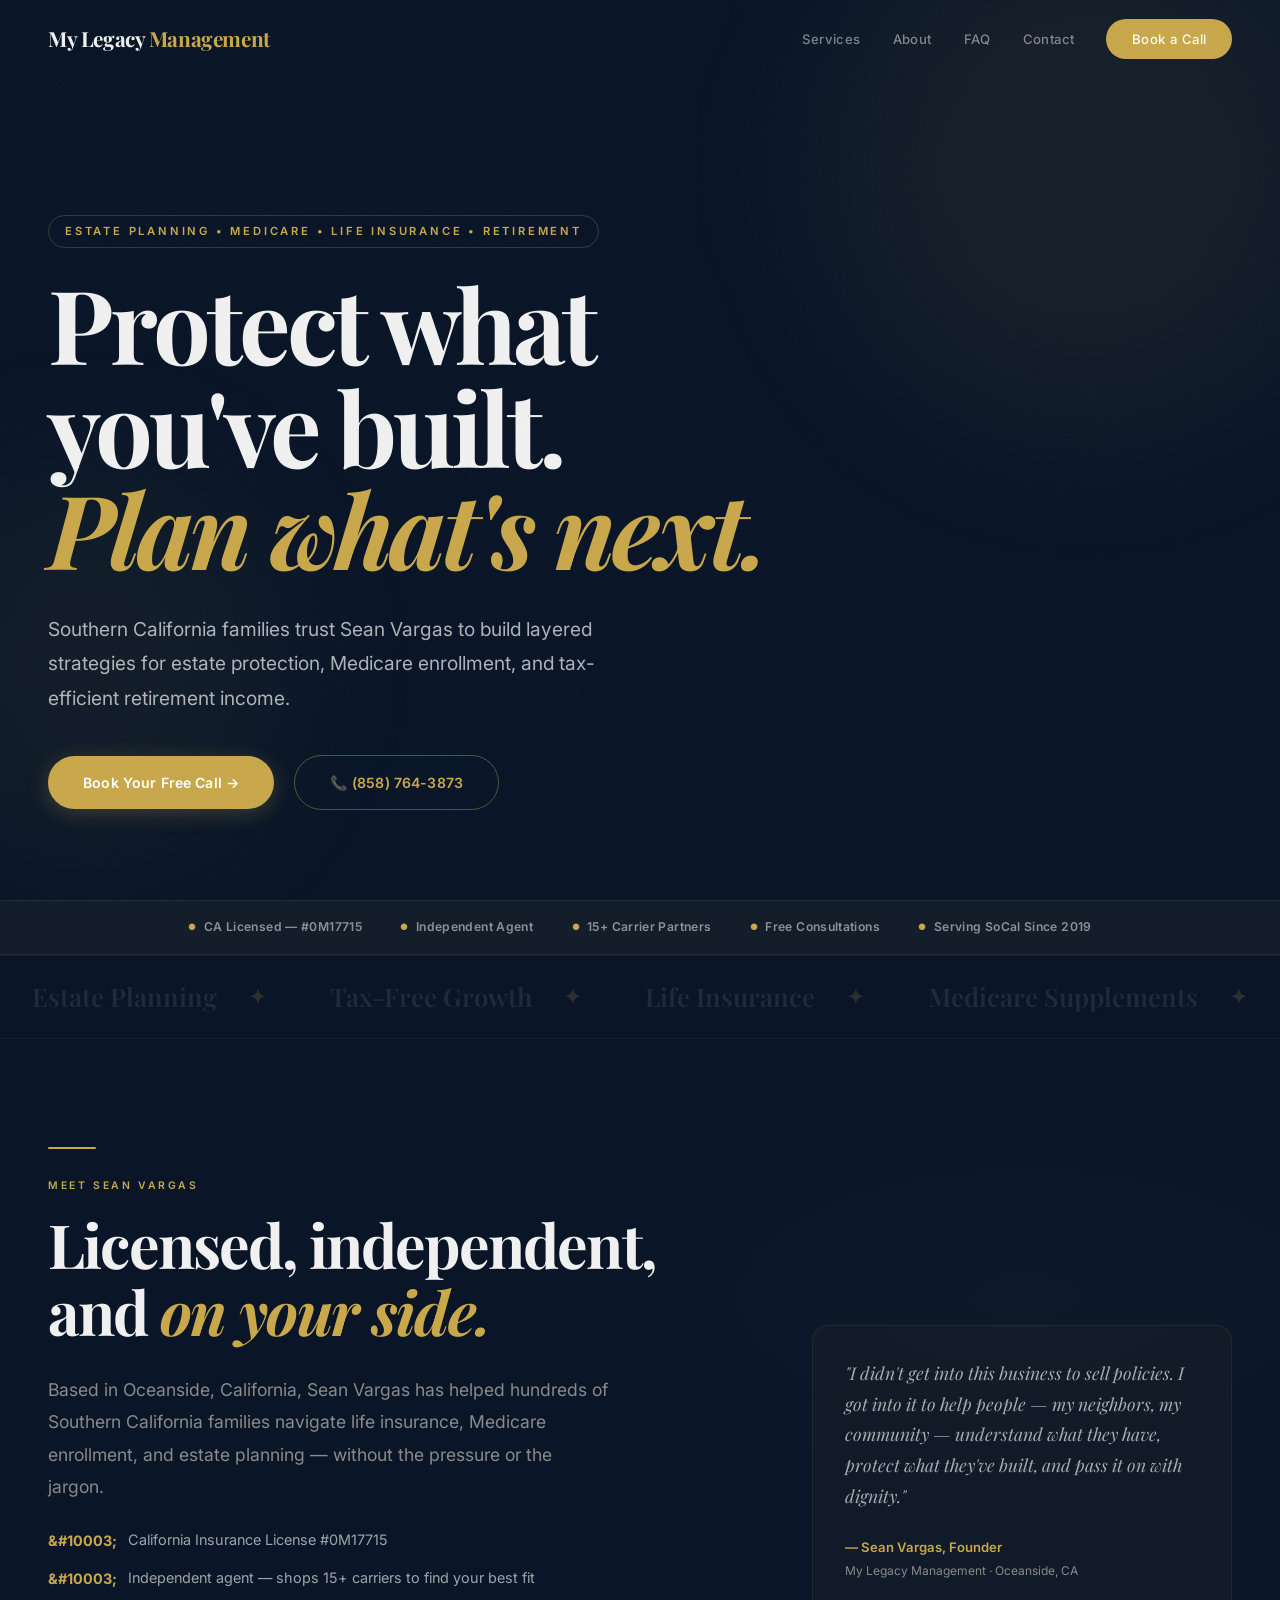
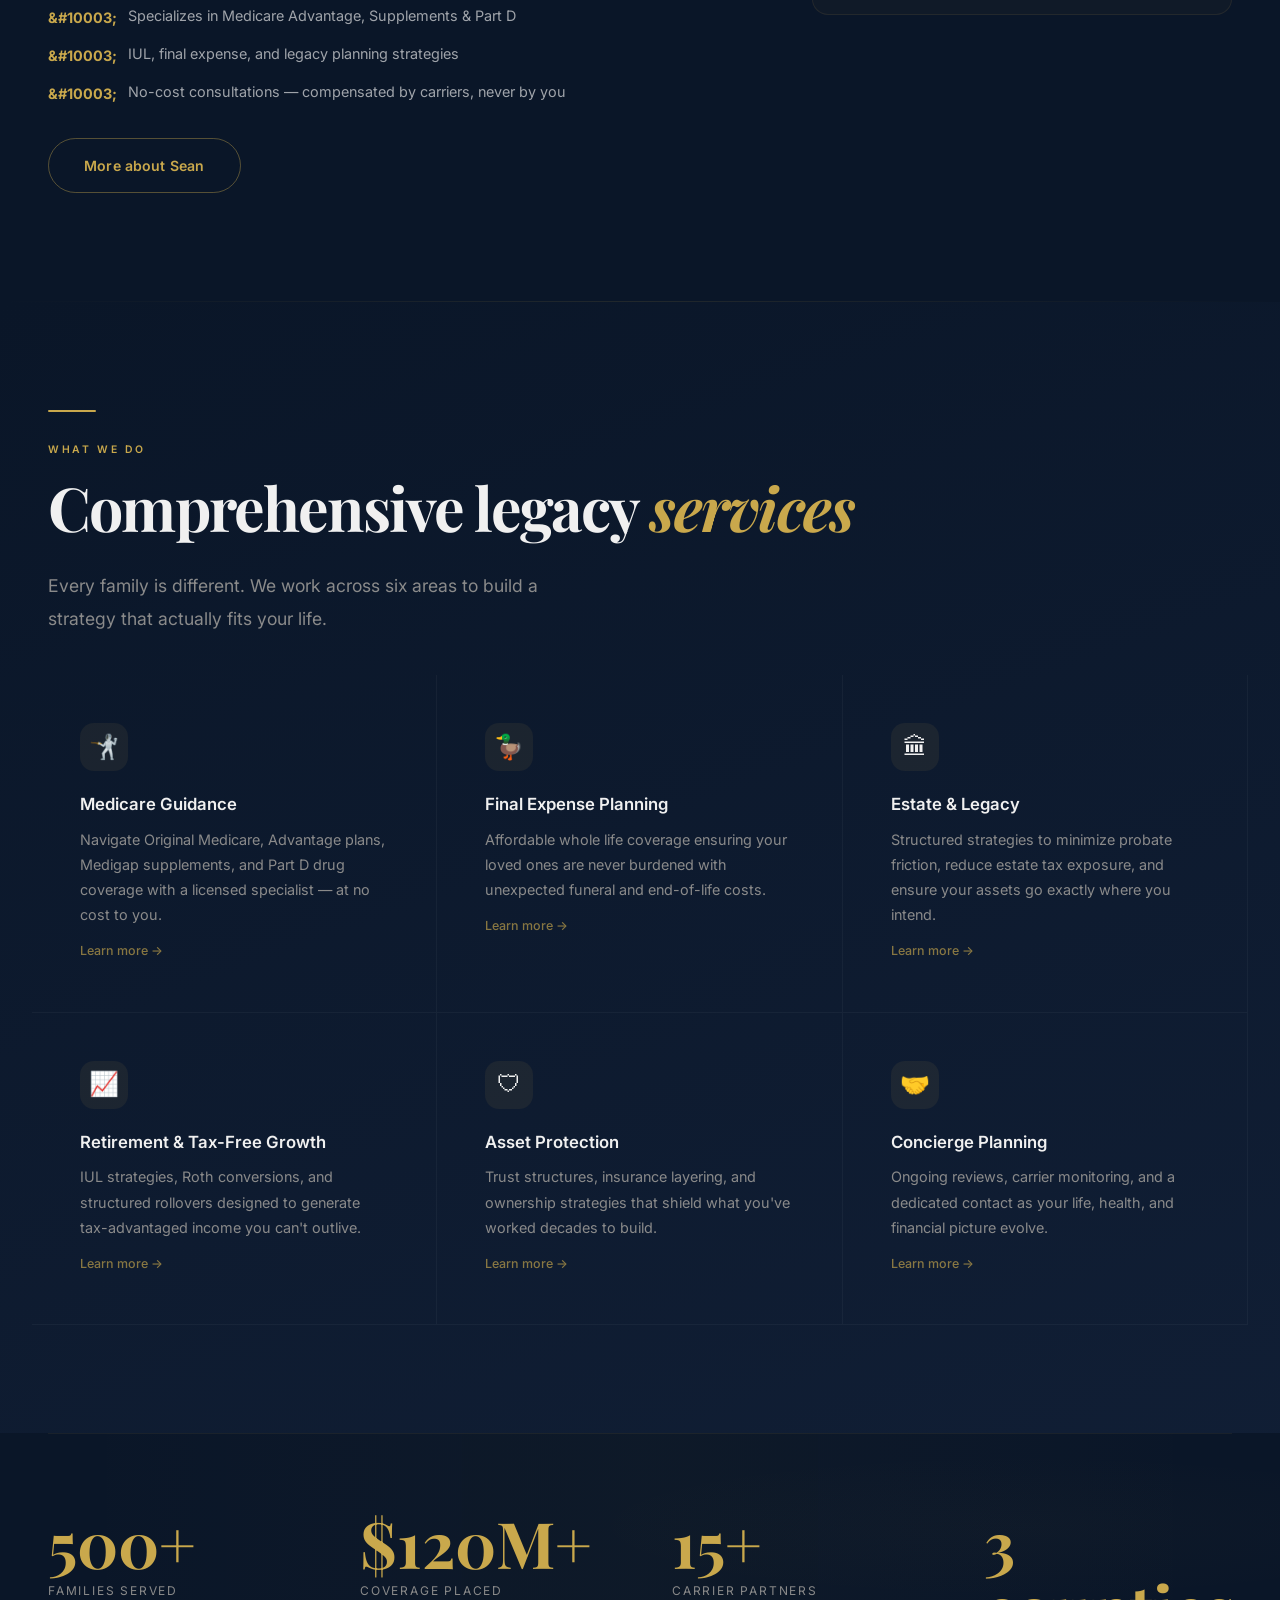
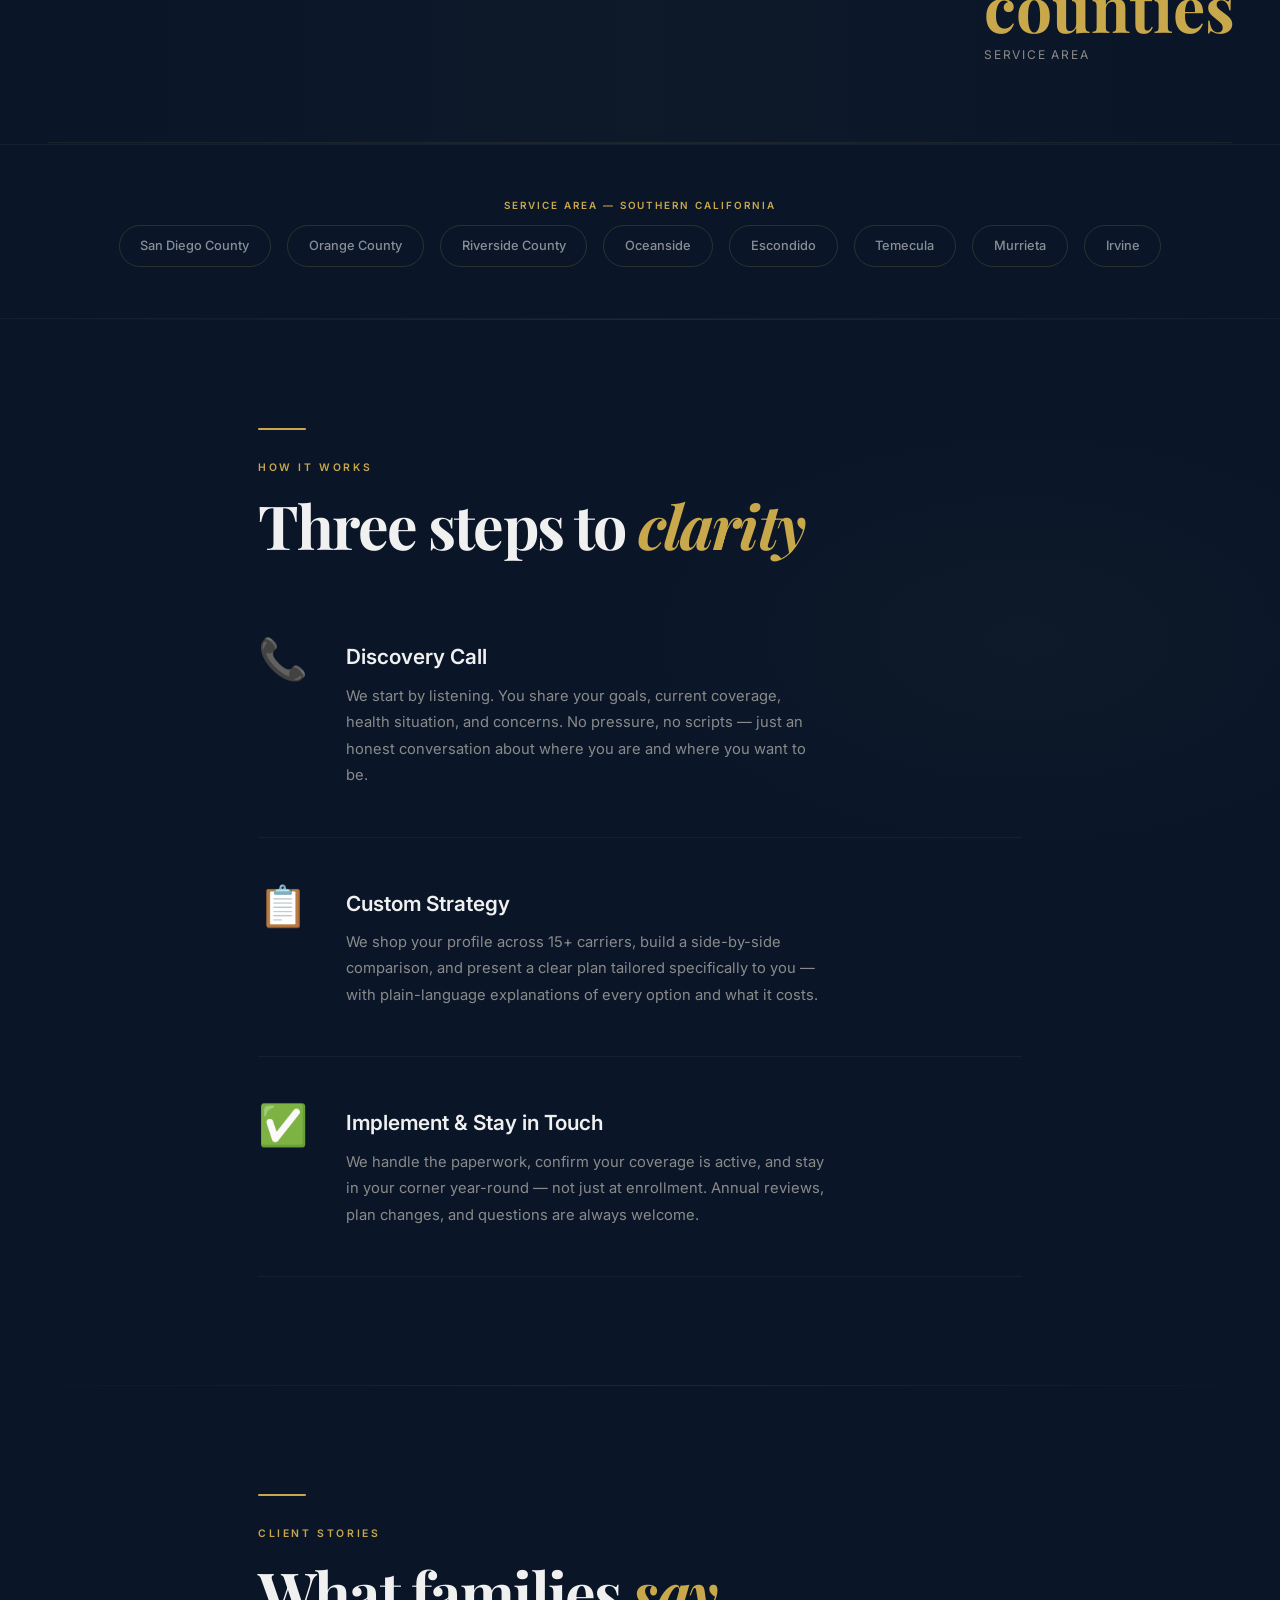
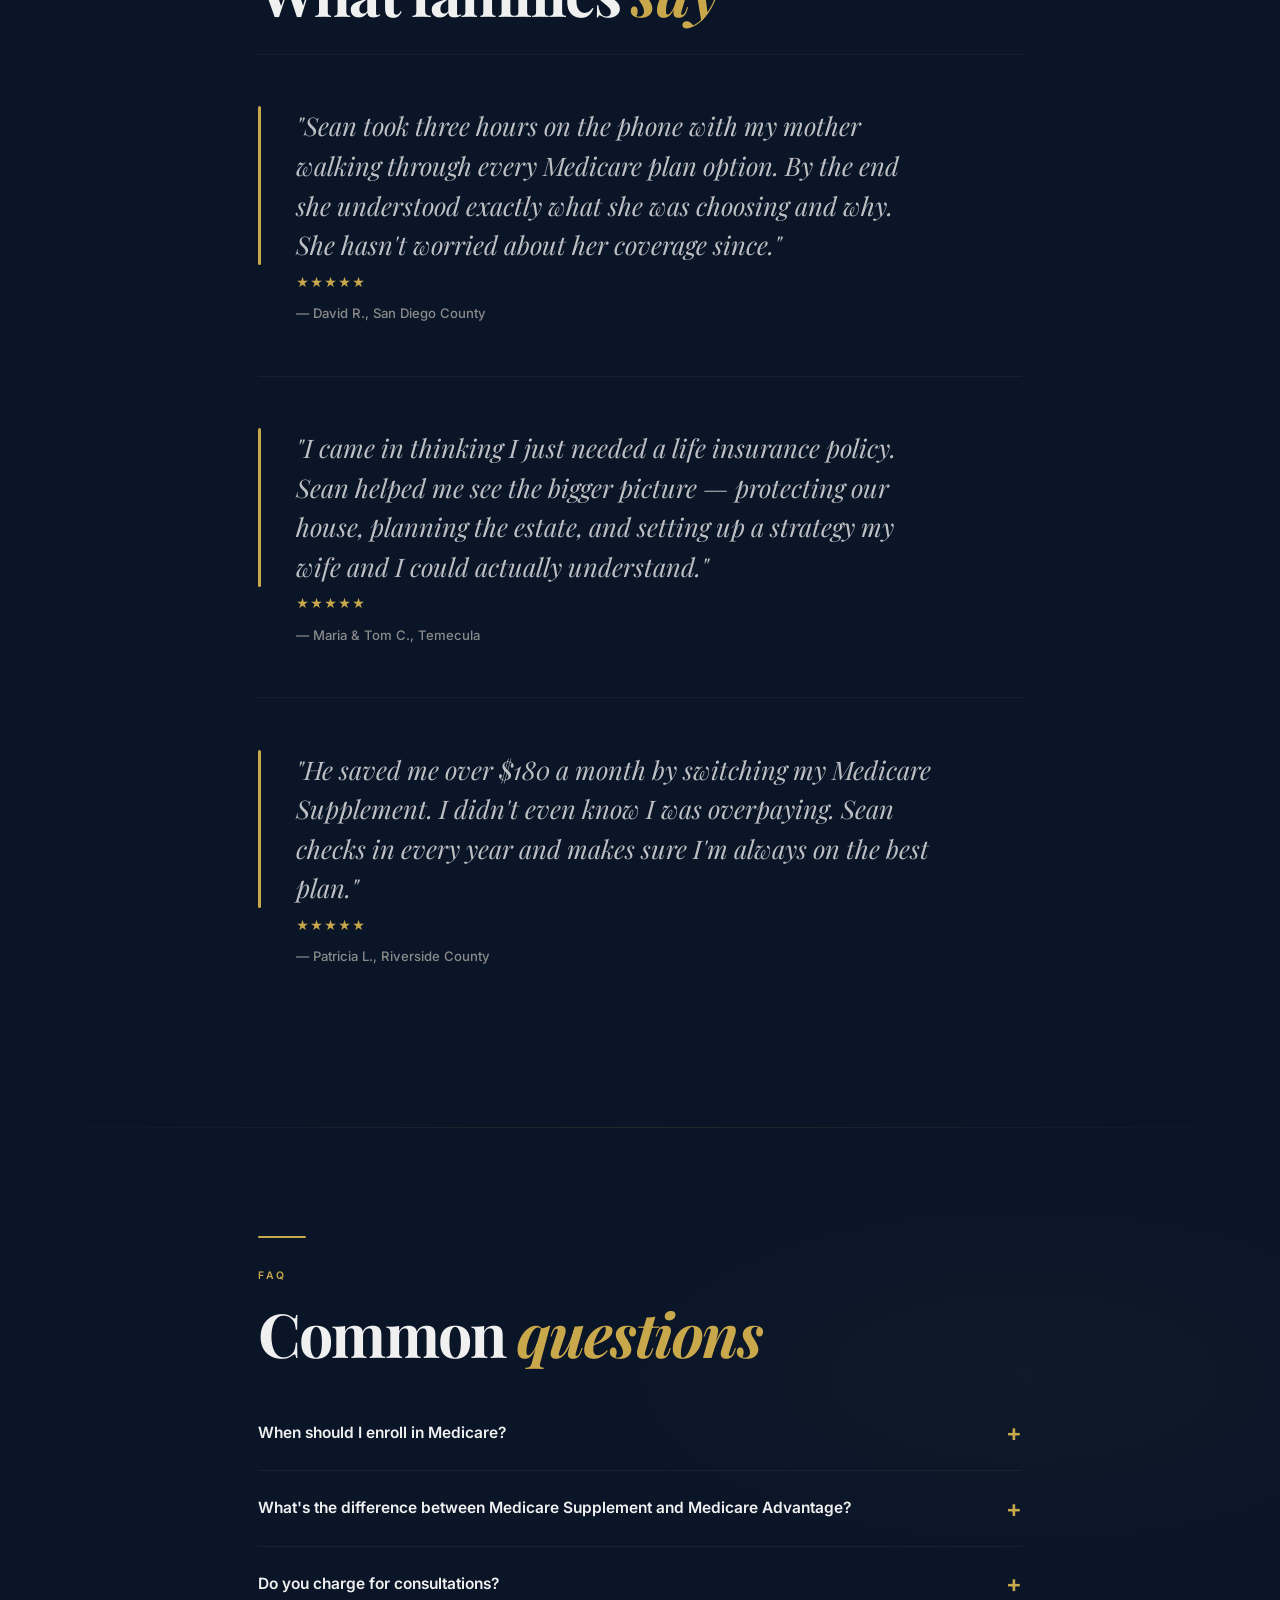
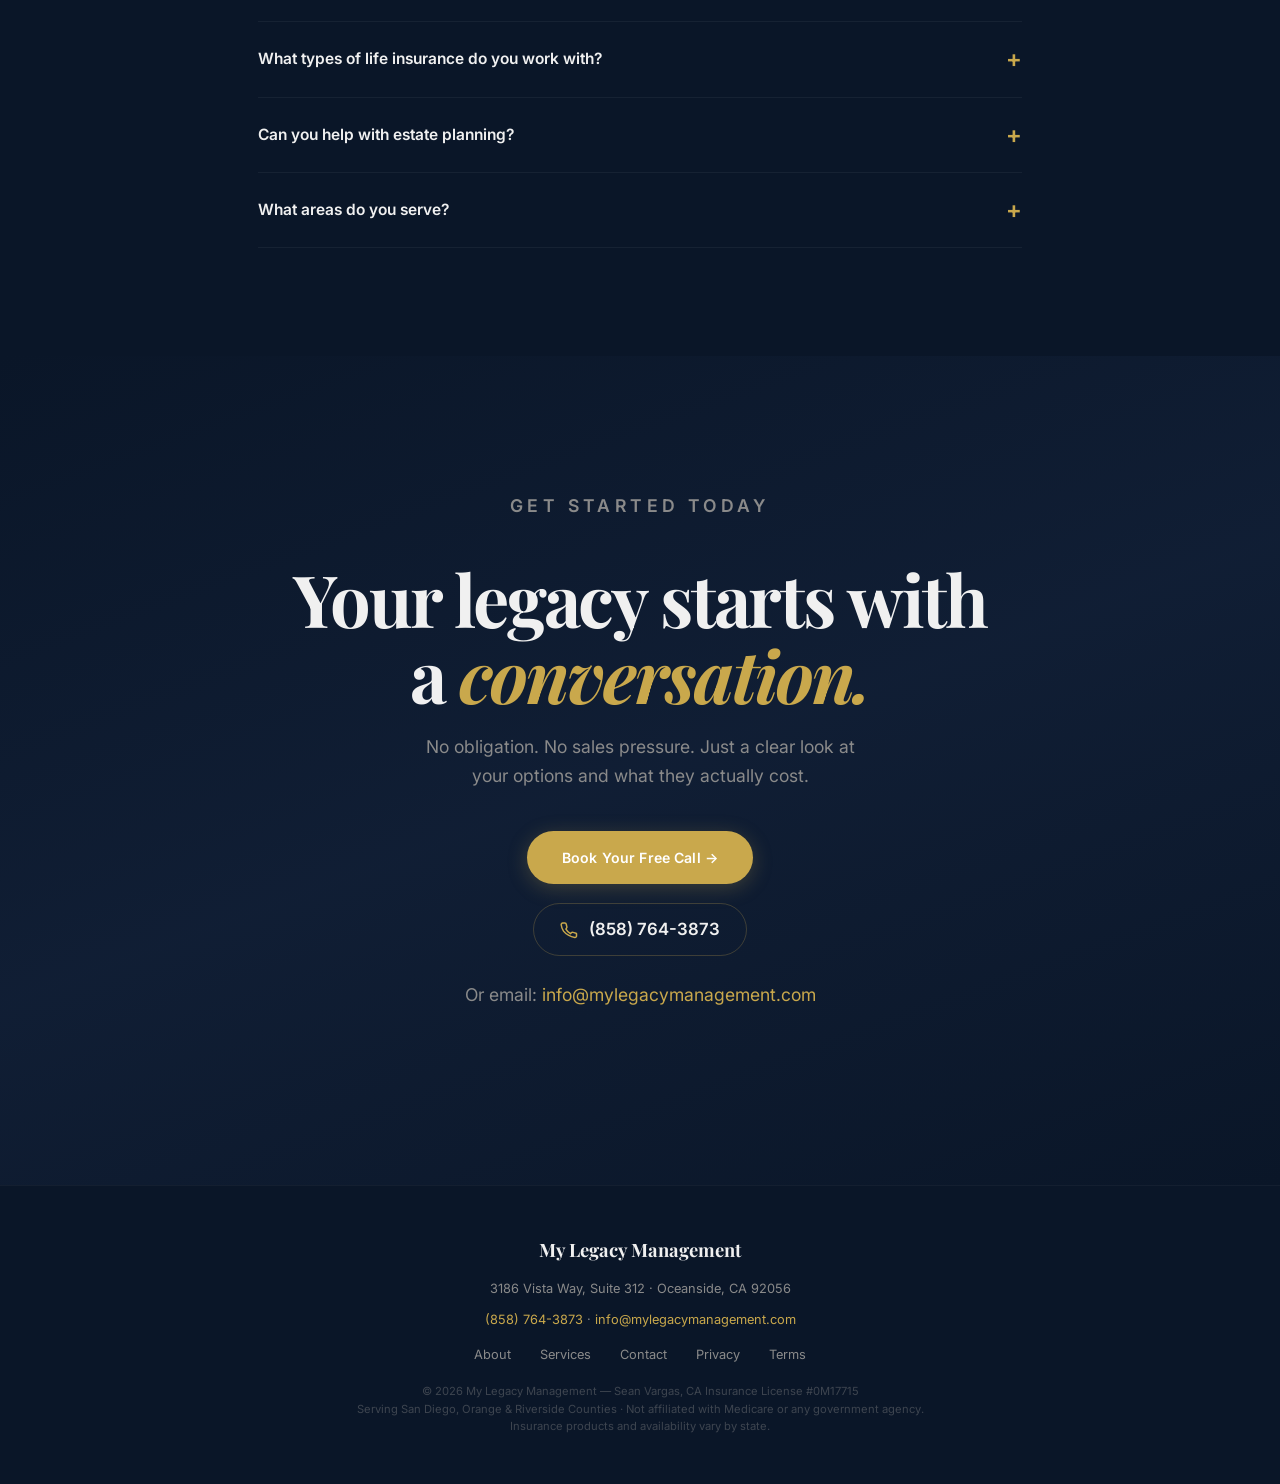
<file: index.html>
<!DOCTYPE html>
<html lang="en">
<head>
<meta charset="UTF-8">
<meta name="viewport" content="width=device-width,initial-scale=1">
<title>My Legacy Management — Estate Planning, Medicare &amp; Life Insurance | Oceanside CA</title>
<meta name="description" content="Sean Vargas helps San Diego, Orange &amp; Riverside County families protect their legacy with life insurance, Medicare guidance, estate planning and tax-free retirement strategies. License #0M17715.">
<meta name="keywords" content="Medicare insurance Oceanside CA, estate planning San Diego, life insurance Riverside County, final expense planning, IUL strategies, Sean Vargas insurance">
<link rel="canonical" href="https://mylegacymanagement.com/">
<link rel="icon" type="image/svg+xml" href="/assets/favicon.svg">
<meta property="og:type" content="website">
<meta property="og:image" content="https://mylegacymanagement.com/assets/og-image.svg">
<meta property="og:image:width" content="1200">
<meta property="og:image:height" content="630">
<meta name="twitter:image" content="https://mylegacymanagement.com/assets/og-image.svg">
<meta property="og:url" content="https://mylegacymanagement.com/">
<meta property="og:title" content="My Legacy Management — Estate Planning &amp; Medicare | Oceanside CA">
<meta property="og:description" content="Protect your family's future with personalized estate planning, Medicare guidance, and life insurance strategies. Serving San Diego, Orange &amp; Riverside County.">
<meta property="og:site_name" content="My Legacy Management">
<meta name="twitter:card" content="summary_large_image">
<meta name="twitter:title" content="My Legacy Management — Estate Planning &amp; Medicare">
<meta name="twitter:description" content="Licensed insurance specialist helping Southern California families protect their legacy. License #0M17715.">
<script type="application/ld+json">
{
  "@context": "https://schema.org",
  "@type": "InsuranceAgency",
  "name": "My Legacy Management",
  "url": "https://mylegacymanagement.com",
  "telephone": "(858) 764-3873",
  "email": "info@mylegacymanagement.com",
  "address": {
    "@type": "PostalAddress",
    "streetAddress": "3186 Vista Way, Suite 312",
    "addressLocality": "Oceanside",
    "addressRegion": "CA",
    "postalCode": "92056",
    "addressCountry": "US"
  },
  "areaServed": ["San Diego County", "Orange County", "Riverside County"],
  "description": "Independent insurance agency specializing in estate planning, Medicare guidance, life insurance, and tax-free retirement strategies for Southern California families.",
  "founder": { "@type": "Person", "name": "Sean Vargas" },
  "hasCredential": "California Insurance License #0M17715",
  "priceRange": "Free consultation"
}
</script>
<style>
@import url('https://fonts.googleapis.com/css2?family=Inter:wght@300;400;500;600;700&family=Playfair+Display:ital,wght@0,400;0,600;0,700;0,800;1,400;1,600&display=swap');
*,*::before,*::after{box-sizing:border-box;margin:0;padding:0}
:root{--bg:#0a1628;--bg2:#111f36;--accent:#c9a84c;--text:#f0f0f0;--muted:#8a8a8a;--font:'Inter',system-ui,sans-serif;--serif:'Playfair Display',Georgia,serif}
html{scroll-behavior:smooth;font-size:16px}
body{background:var(--bg);color:var(--text);font-family:var(--font);line-height:1.7;-webkit-font-smoothing:antialiased;overflow-x:hidden}
img{max-width:100%;display:block}
a{color:var(--accent);text-decoration:none;transition:all .3s ease}

@keyframes fadeUp{from{opacity:0;transform:translateY(50px)}to{opacity:1;transform:translateY(0)}}
@keyframes float{0%,100%{transform:translateY(0)}50%{transform:translateY(-12px)}}
@keyframes marquee{0%{transform:translateX(0)}100%{transform:translateX(-50%)}}

.reveal{opacity:0;transform:translateY(50px);transition:opacity 1s cubic-bezier(.22,1,.36,1),transform 1s cubic-bezier(.22,1,.36,1)}
.reveal.vis{opacity:1;transform:none}
.reveal-left{opacity:0;transform:translateX(-60px);transition:all 1s cubic-bezier(.22,1,.36,1)}
.reveal-left.vis{opacity:1;transform:none}
.reveal-right{opacity:0;transform:translateX(60px);transition:all 1s cubic-bezier(.22,1,.36,1)}
.reveal-right.vis{opacity:1;transform:none}
.d1{transition-delay:.1s}.d2{transition-delay:.2s}.d3{transition-delay:.3s}.d4{transition-delay:.4s}

nav{position:fixed;top:0;left:0;right:0;z-index:100;padding:1.2rem 0;transition:all .5s}
nav.scrolled{background:rgba(10,22,40,.92);backdrop-filter:blur(24px);-webkit-backdrop-filter:blur(24px);border-bottom:1px solid rgba(255,255,255,.04)}
.nav-inner{max-width:1400px;margin:0 auto;padding:0 clamp(1.5rem,4vw,3rem);display:flex;justify-content:space-between;align-items:center}
.logo{font-family:var(--serif);font-size:1.3rem;font-weight:700;color:var(--text);letter-spacing:-.02em}
.logo em{color:var(--accent);font-style:normal}
.nav-links{display:flex;gap:clamp(1rem,2.5vw,2rem);align-items:center}
.nav-links a{color:rgba(240,240,240,.5);font-size:.82rem;font-weight:500;letter-spacing:.03em;transition:color .3s}
.nav-links a:hover{color:var(--text)}
.btn-nav{padding:.55rem 1.6rem;border-radius:100px;background:var(--accent);color:#fff!important;font-weight:600;font-size:.8rem;transition:all .4s cubic-bezier(.22,1,.36,1)}
.btn-nav:hover{transform:translateY(-2px);box-shadow:0 8px 30px rgba(201,168,76,.35)}
.menu-btn{display:none;background:none;border:none;color:var(--text);font-size:1.5rem;cursor:pointer;padding:.25rem}
@media(max-width:900px){.menu-btn{display:block}.nav-links{display:none;position:absolute;top:100%;left:0;right:0;flex-direction:column;background:rgba(10,22,40,.97);backdrop-filter:blur(20px);padding:2rem clamp(1.5rem,4vw,3rem);gap:1.5rem;border-bottom:1px solid rgba(255,255,255,.04)}.nav-links.open{display:flex}}

.wrap{max-width:1400px;margin:0 auto;padding:0 clamp(1.5rem,4vw,3rem)}
.wrap-narrow{max-width:860px;margin:0 auto;padding:0 clamp(1.5rem,4vw,3rem)}
.wrap-wide{max-width:1600px;margin:0 auto;padding:0 clamp(1rem,3vw,2rem)}

.hero{min-height:100vh;display:flex;align-items:flex-end;padding:0 0 clamp(4rem,10vh,8rem);position:relative;overflow:hidden;background:url('https://images.unsplash.com/photo-1600585154340-be6161a56a0c?w=1920&q=80') center/cover no-repeat;background-attachment:fixed}
.hero::before{content:'';position:absolute;inset:0;background:linear-gradient(160deg,rgba(10,22,40,.93) 0%,rgba(10,22,40,.76) 40%,rgba(10,22,40,.9) 100%);z-index:1}
.hero .wrap{position:relative;z-index:2;width:100%}
.hero-tag{display:inline-block;font-size:.7rem;font-weight:600;letter-spacing:.25em;text-transform:uppercase;color:var(--accent);margin-bottom:1.5rem;padding:.4rem 1rem;border:1px solid rgba(201,168,76,.25);border-radius:100px}
.hero h1{font-family:var(--serif);font-size:clamp(3rem,8vw,7rem);font-weight:700;line-height:1.0;letter-spacing:-.04em;margin-bottom:clamp(1rem,3vw,2rem)}
.hero h1 em{font-style:italic;color:var(--accent)}
.hero-sub{font-size:clamp(1rem,2vw,1.2rem);color:rgba(240,240,240,.72);max-width:560px;line-height:1.8;margin-bottom:2.5rem}
.hero-actions{display:flex;gap:1.2rem;flex-wrap:wrap;align-items:center}
.btn{display:inline-flex;align-items:center;gap:.5rem;padding:.9rem 2.2rem;border-radius:100px;font-weight:600;font-size:.88rem;cursor:pointer;transition:all .4s cubic-bezier(.22,1,.36,1);border:none;font-family:var(--font);letter-spacing:.01em;text-decoration:none}
.btn-p{background:var(--accent);color:#fff;box-shadow:0 4px 20px rgba(201,168,76,.25)}
.btn-p:hover{transform:translateY(-3px);box-shadow:0 12px 40px rgba(201,168,76,.4);color:#fff}
.btn-o{border:1.5px solid rgba(201,168,76,.4);color:var(--accent);background:transparent}
.btn-o:hover{background:rgba(201,168,76,.08);border-color:var(--accent)}
.orb{position:absolute;border-radius:50%;pointer-events:none;filter:blur(80px);z-index:2}
.orb-1{width:clamp(300px,40vw,600px);height:clamp(300px,40vw,600px);background:rgba(201,168,76,.07);top:-10%;right:-5%;animation:float 12s ease-in-out infinite}
.orb-2{width:clamp(200px,30vw,450px);height:clamp(200px,30vw,450px);background:rgba(201,168,76,.05);bottom:5%;left:-8%;animation:float 16s ease-in-out infinite reverse}

.trust-strip{background:rgba(201,168,76,.05);border-top:1px solid rgba(201,168,76,.1);border-bottom:1px solid rgba(201,168,76,.1);padding:1rem 0}
.trust-inner{display:flex;flex-wrap:wrap;justify-content:center;gap:clamp(1.2rem,3vw,3rem);align-items:center}
.trust-item{display:flex;align-items:center;gap:.45rem;font-size:.76rem;font-weight:600;color:rgba(240,240,240,.55);letter-spacing:.03em;white-space:nowrap}
.trust-item span{color:var(--accent);font-size:.55rem}

.marquee{overflow:hidden;white-space:nowrap;padding:1.2rem 0;border-top:1px solid rgba(255,255,255,.04);border-bottom:1px solid rgba(255,255,255,.04)}
.marquee-inner{display:inline-flex;animation:marquee 40s linear infinite}
.marquee-item{font-family:var(--serif);font-size:clamp(1rem,2.5vw,1.6rem);color:rgba(240,240,240,.09);padding:0 2rem;font-weight:600;display:inline-flex;align-items:center;gap:2rem}
.marquee-item::after{content:'\2726';color:rgba(201,168,76,.18);font-size:.8em}

.sec{padding:clamp(5rem,12vh,9rem) 0;position:relative}
.sec-label{font-size:.65rem;font-weight:600;letter-spacing:.25em;text-transform:uppercase;color:var(--accent);margin-bottom:1rem}
.sec-title{font-family:var(--serif);font-size:clamp(2rem,5vw,3.8rem);font-weight:700;line-height:1.1;letter-spacing:-.03em;margin-bottom:clamp(1rem,3vw,1.8rem)}
.sec-title em{color:var(--accent);font-style:italic}
.sec-sub{color:var(--muted);font-size:clamp(.95rem,1.5vw,1.1rem);max-width:560px;line-height:1.85}
.divider{width:48px;height:2px;background:var(--accent);margin-bottom:1.8rem;border-radius:2px}

.split{display:grid;grid-template-columns:1fr;gap:clamp(2rem,5vw,4rem);align-items:center}
@media(min-width:768px){.split{grid-template-columns:1fr 1fr}.split-wide{grid-template-columns:1.25fr .75fr}}

.cred-list{list-style:none;margin-top:1.5rem;display:flex;flex-direction:column;gap:.75rem}
.cred-list li{display:flex;align-items:flex-start;gap:.7rem;font-size:.9rem;color:rgba(240,240,240,.65)}
.cred-list li::before{content:'&#10003;';color:var(--accent);font-weight:700;flex-shrink:0;margin-top:.1rem}

.features{display:grid;grid-template-columns:1fr}
@media(min-width:640px){.features{grid-template-columns:repeat(2,1fr)}}
@media(min-width:960px){.features{grid-template-columns:repeat(3,1fr)}}
.feature{padding:clamp(2rem,4vw,3rem);border-bottom:1px solid rgba(255,255,255,.04);border-right:1px solid rgba(255,255,255,.04);transition:background .4s}
.feature:hover{background:rgba(201,168,76,.03)}
.feature-icon{font-size:1.5rem;margin-bottom:1.2rem;display:inline-flex;align-items:center;justify-content:center;width:48px;height:48px;border-radius:14px;background:rgba(201,168,76,.08);transition:all .3s}
.feature:hover .feature-icon{background:rgba(201,168,76,.15);transform:scale(1.05)}
.feature h3{font-size:1.05rem;font-weight:600;margin-bottom:.5rem}
.feature p{color:var(--muted);font-size:.9rem;line-height:1.75}
.feature .learn-more{display:inline-block;margin-top:.8rem;font-size:.78rem;color:var(--accent);font-weight:500;opacity:.65;transition:opacity .3s}
.feature:hover .learn-more{opacity:1}

.area-strip{padding:clamp(2rem,4vw,3.5rem) 0;border-top:1px solid rgba(255,255,255,.04);border-bottom:1px solid rgba(255,255,255,.04)}
.area-inner{display:flex;flex-wrap:wrap;justify-content:center;gap:1rem;align-items:center;margin-top:.75rem}
.area-tag{padding:.55rem 1.3rem;border-radius:100px;border:1px solid rgba(201,168,76,.18);font-size:.8rem;font-weight:500;color:rgba(240,240,240,.55);transition:all .3s;white-space:nowrap}
.area-tag:hover{border-color:var(--accent);color:var(--text);background:rgba(201,168,76,.05)}
.area-strip-label{font-size:.62rem;font-weight:600;letter-spacing:.2em;text-transform:uppercase;color:var(--accent);width:100%;text-align:center}

.num-list{margin-top:2rem}
.num-item{display:grid;grid-template-columns:auto 1fr;gap:clamp(1.5rem,3vw,2.5rem);padding:clamp(2rem,4vw,3rem) 0;border-bottom:1px solid rgba(255,255,255,.04);align-items:start}
.num-item::before{content:attr(data-icon);font-size:clamp(1.8rem,3.5vw,2.5rem);line-height:1}
.num-item h3{font-size:clamp(1.1rem,2vw,1.3rem);font-weight:600;margin-bottom:.5rem}
.num-item p{color:var(--muted);font-size:.92rem;line-height:1.8;max-width:480px}

.stats-row{display:flex;flex-wrap:wrap;gap:clamp(2rem,5vw,4rem);padding:clamp(3rem,6vw,5rem) 0;border-top:1px solid rgba(201,168,76,.08);border-bottom:1px solid rgba(201,168,76,.08);background:linear-gradient(90deg,transparent,rgba(201,168,76,.02),transparent)}
.stat-item{flex:1;min-width:140px}
.stat-num{font-family:var(--serif);font-size:clamp(2.5rem,5vw,4rem);font-weight:700;color:var(--accent);line-height:1}
.stat-label{font-size:.75rem;color:var(--muted);text-transform:uppercase;letter-spacing:.15em;margin-top:.4rem}

.quote-block{padding:clamp(2rem,4vw,3.5rem) 0;border-top:1px solid rgba(255,255,255,.04)}
.quote-text{font-family:var(--serif);font-size:clamp(1.15rem,2.2vw,1.6rem);font-weight:400;font-style:italic;line-height:1.55;color:rgba(240,240,240,.78);max-width:680px;position:relative;padding-left:clamp(1.5rem,3vw,2.5rem)}
.quote-text::before{content:'';position:absolute;left:0;top:0;bottom:0;width:3px;background:var(--accent);border-radius:2px}
.quote-stars{color:var(--accent);font-size:.78rem;padding-left:clamp(1.5rem,3vw,2.5rem);margin-top:.4rem;letter-spacing:.08em}
.quote-author{margin-top:.6rem;font-size:.82rem;color:var(--muted);font-weight:500;padding-left:clamp(1.5rem,3vw,2.5rem)}

.faq-item{border-bottom:1px solid rgba(255,255,255,.05);padding:1.5rem 0}
.faq-q{font-weight:600;cursor:pointer;display:flex;justify-content:space-between;align-items:center;font-size:.97rem;transition:color .3s;gap:1rem;user-select:none}
.faq-q:hover{color:var(--accent)}
.faq-q::after{content:'+';font-size:1.5rem;color:var(--accent);transition:transform .3s ease;flex-shrink:0;line-height:1}
.faq-q.active::after{transform:rotate(45deg)}
.faq-a{max-height:0;overflow:hidden;transition:all .5s cubic-bezier(.22,1,.36,1);color:var(--muted);font-size:.9rem;line-height:1.85}
.faq-a.open{max-height:500px;padding-top:1rem}

.cta-sec{padding:clamp(6rem,15vh,10rem) 0;text-align:center;position:relative;overflow:hidden;background:url('https://images.unsplash.com/photo-1554224155-6726b3ff858f?w=1600&q=80') center/cover no-repeat;background-attachment:fixed}
.cta-sec::before{content:'';position:absolute;inset:0;background:linear-gradient(160deg,rgba(10,22,40,.92) 0%,rgba(17,31,54,.88) 50%,rgba(10,22,40,.94) 100%);z-index:0}
.cta-sec .wrap{position:relative;z-index:1}
.cta-sec h2{font-family:var(--serif);font-size:clamp(2.2rem,6vw,4.5rem);font-weight:700;line-height:1.05;letter-spacing:-.03em;margin-bottom:1.2rem}
.cta-sec h2 em{color:var(--accent);font-style:italic}
.cta-sec>div>p{color:var(--muted);font-size:clamp(.95rem,1.5vw,1.1rem);margin-bottom:2.5rem;max-width:460px;margin-left:auto;margin-right:auto}

.phone-block{display:inline-flex;align-items:center;gap:.7rem;padding:.7rem 1.6rem;border:1px solid rgba(201,168,76,.25);border-radius:100px;color:var(--text);transition:all .3s}
.phone-block:hover{border-color:var(--accent);background:rgba(201,168,76,.05);color:var(--text)}
.phone-block svg{color:var(--accent)}
.phone-num{font-size:1.05rem;font-weight:600}

footer{padding:3rem 0;border-top:1px solid rgba(255,255,255,.04);font-size:.8rem;color:var(--muted)}
footer .wrap{display:flex;flex-direction:column;align-items:center;text-align:center;gap:.55rem}
.foot-logo{font-family:var(--serif);font-weight:700;font-size:1.15rem;color:var(--text);margin-bottom:.25rem}
.foot-links{display:flex;gap:1.8rem;justify-content:center;flex-wrap:wrap;margin-top:.3rem}
.foot-links a{color:var(--muted);transition:color .3s}
.foot-links a:hover{color:var(--accent)}
.foot-lic{font-size:.7rem;opacity:.4;margin-top:.5rem;line-height:1.6;max-width:600px}

body::after{content:'';position:fixed;inset:0;pointer-events:none;z-index:9999;opacity:.014;background-image:url("data:image/svg+xml,%3Csvg viewBox='0 0 512 512' xmlns='http://www.w3.org/2000/svg'%3E%3Cfilter id='n'%3E%3CfeTurbulence type='fractalNoise' baseFrequency='.65' numOctaves='3' stitchTiles='stitch'/%3E%3C/filter%3E%3Crect width='100%25' height='100%25' filter='url(%23n)'/%3E%3C/svg%3E")}
.hr{border:none;height:1px;background:linear-gradient(90deg,transparent,rgba(201,168,76,.12),transparent);margin:0}
.disc{font-size:.7rem;color:var(--muted);max-width:460px;margin:1.5rem auto 0;text-align:center;opacity:.45;line-height:1.7}

#svc{position:relative;background:url('https://images.unsplash.com/photo-1450101499163-c8848c66ca85?w=1600&q=80') center/cover no-repeat}
#svc::after{content:'';position:absolute;inset:0;background:linear-gradient(160deg,rgba(10,22,40,.94) 0%,rgba(17,31,54,.9) 100%);z-index:0}
#svc>*{position:relative;z-index:1}
.sec:nth-of-type(even){background:radial-gradient(ellipse 60% 40% at 80% 30%,rgba(201,168,76,.02) 0%,transparent 60%)}
@media(max-width:768px){.hero,.cta-sec{background-attachment:scroll}}
</style>
</head>
<body>

<nav>
  <div class="nav-inner">
    <a href="index.html" class="logo">My Legacy <em>Management</em></a>
    <button class="menu-btn" aria-label="Menu">&#9776;</button>
    <div class="nav-links">
      <a href="services.html">Services</a>
      <a href="about.html">About</a>
      <a href="#faq">FAQ</a>
      <a href="contact.html">Contact</a>
      <a href="https://links.seanvargas.com" class="btn-nav" target="_blank" rel="noopener">Book a Call</a>
    </div>
  </div>
</nav>

<section class="hero">
  <div class="orb orb-1"></div>
  <div class="orb orb-2"></div>
  <div class="wrap">
    <span class="hero-tag reveal">Estate Planning &bull; Medicare &bull; Life Insurance &bull; Retirement</span>
    <h1 class="reveal d1">Protect what<br>you've built.<br><em>Plan what's next.</em></h1>
    <p class="hero-sub reveal d2">Southern California families trust Sean Vargas to build layered strategies for estate protection, Medicare enrollment, and tax-efficient retirement income.</p>
    <div class="hero-actions reveal d3">
      <a href="https://links.seanvargas.com" class="btn btn-p" target="_blank" rel="noopener">Book Your Free Call &rarr;</a>
      <a href="tel:+18587643873" class="btn btn-o">&#128222; (858) 764-3873</a>
    </div>
  </div>
</section>

<div class="trust-strip">
  <div class="wrap">
    <div class="trust-inner">
      <div class="trust-item"><span>&#9679;</span> CA Licensed &mdash; #0M17715</div>
      <div class="trust-item"><span>&#9679;</span> Independent Agent</div>
      <div class="trust-item"><span>&#9679;</span> 15+ Carrier Partners</div>
      <div class="trust-item"><span>&#9679;</span> Free Consultations</div>
      <div class="trust-item"><span>&#9679;</span> Serving SoCal Since 2019</div>
    </div>
  </div>
</div>

<div class="marquee">
  <div class="marquee-inner">
    <span class="marquee-item">Estate Planning</span><span class="marquee-item">Tax-Free Growth</span><span class="marquee-item">Life Insurance</span><span class="marquee-item">Medicare Supplements</span><span class="marquee-item">Asset Protection</span><span class="marquee-item">Final Expense</span><span class="marquee-item">Legacy Planning</span><span class="marquee-item">IUL Strategies</span><span class="marquee-item">Retirement Income</span><span class="marquee-item">Annuities</span><span class="marquee-item">Estate Planning</span><span class="marquee-item">Tax-Free Growth</span><span class="marquee-item">Life Insurance</span><span class="marquee-item">Medicare Supplements</span><span class="marquee-item">Asset Protection</span><span class="marquee-item">Final Expense</span><span class="marquee-item">Legacy Planning</span><span class="marquee-item">IUL Strategies</span><span class="marquee-item">Retirement Income</span><span class="marquee-item">Annuities</span>
  </div>
</div>

<section class="sec">
  <div class="wrap">
    <div class="split split-wide">
      <div>
        <div class="divider reveal"></div>
        <p class="sec-label reveal">Meet Sean Vargas</p>
        <h2 class="sec-title reveal">Licensed, independent,<br>and <em>on your side.</em></h2>
        <p class="sec-sub reveal d1">Based in Oceanside, California, Sean Vargas has helped hundreds of Southern California families navigate life insurance, Medicare enrollment, and estate planning — without the pressure or the jargon.</p>
        <ul class="cred-list reveal d2">
          <li>California Insurance License #0M17715</li>
          <li>Independent agent — shops 15+ carriers to find your best fit</li>
          <li>Specializes in Medicare Advantage, Supplements &amp; Part D</li>
          <li>IUL, final expense, and legacy planning strategies</li>
          <li>No-cost consultations — compensated by carriers, never by you</li>
        </ul>
        <div class="reveal d3" style="margin-top:2rem">
          <a href="about.html" class="btn btn-o">More about Sean</a>
        </div>
      </div>
      <div class="reveal-right" style="padding:2rem;border:1px solid rgba(201,168,76,.1);border-radius:16px;background:rgba(201,168,76,.03)">
        <p style="font-family:var(--serif);font-size:1.1rem;font-style:italic;color:rgba(240,240,240,.68);line-height:1.75;margin-bottom:1.5rem">"I didn't get into this business to sell policies. I got into it to help people — my neighbors, my community — understand what they have, protect what they've built, and pass it on with dignity."</p>
        <div style="font-size:.82rem;color:var(--accent);font-weight:600">— Sean Vargas, Founder</div>
        <div style="font-size:.75rem;color:var(--muted);margin-top:.2rem">My Legacy Management &middot; Oceanside, CA</div>
      </div>
    </div>
  </div>
</section>

<hr class="hr">

<section class="sec" id="svc">
  <div class="wrap">
    <div class="divider reveal"></div>
    <p class="sec-label reveal">What We Do</p>
    <h2 class="sec-title reveal">Comprehensive legacy <em>services</em></h2>
    <p class="sec-sub reveal d1">Every family is different. We work across six areas to build a strategy that actually fits your life.</p>
  </div>
  <div class="wrap-wide" style="margin-top:2.5rem">
    <div class="features reveal">
      <div class="feature">
        <div class="feature-icon">&#129338;</div>
        <h3>Medicare Guidance</h3>
        <p>Navigate Original Medicare, Advantage plans, Medigap supplements, and Part D drug coverage with a licensed specialist — at no cost to you.</p>
        <a href="services.html#medicare" class="learn-more">Learn more &rarr;</a>
      </div>
      <div class="feature">
        <div class="feature-icon">&#129414;</div>
        <h3>Final Expense Planning</h3>
        <p>Affordable whole life coverage ensuring your loved ones are never burdened with unexpected funeral and end-of-life costs.</p>
        <a href="services.html#final-expense" class="learn-more">Learn more &rarr;</a>
      </div>
      <div class="feature">
        <div class="feature-icon">&#127963;</div>
        <h3>Estate &amp; Legacy</h3>
        <p>Structured strategies to minimize probate friction, reduce estate tax exposure, and ensure your assets go exactly where you intend.</p>
        <a href="services.html#estate" class="learn-more">Learn more &rarr;</a>
      </div>
      <div class="feature">
        <div class="feature-icon">&#128200;</div>
        <h3>Retirement &amp; Tax-Free Growth</h3>
        <p>IUL strategies, Roth conversions, and structured rollovers designed to generate tax-advantaged income you can't outlive.</p>
        <a href="services.html#retirement" class="learn-more">Learn more &rarr;</a>
      </div>
      <div class="feature">
        <div class="feature-icon">&#128737;</div>
        <h3>Asset Protection</h3>
        <p>Trust structures, insurance layering, and ownership strategies that shield what you've worked decades to build.</p>
        <a href="services.html#asset" class="learn-more">Learn more &rarr;</a>
      </div>
      <div class="feature">
        <div class="feature-icon">&#129309;</div>
        <h3>Concierge Planning</h3>
        <p>Ongoing reviews, carrier monitoring, and a dedicated contact as your life, health, and financial picture evolve.</p>
        <a href="services.html#concierge" class="learn-more">Learn more &rarr;</a>
      </div>
    </div>
  </div>
</section>

<section class="sec" style="padding-top:0;padding-bottom:0">
  <div class="wrap">
    <div class="stats-row reveal">
      <div class="stat-item">
        <div class="stat-num" data-t="500" data-s="+">0</div>
        <div class="stat-label">Families served</div>
      </div>
      <div class="stat-item">
        <div class="stat-num" data-t="120" data-p="$" data-s="M+">0</div>
        <div class="stat-label">Coverage placed</div>
      </div>
      <div class="stat-item">
        <div class="stat-num" data-t="15" data-s="+">0</div>
        <div class="stat-label">Carrier partners</div>
      </div>
      <div class="stat-item">
        <div class="stat-num" data-t="3" data-s=" counties">0</div>
        <div class="stat-label">Service area</div>
      </div>
    </div>
  </div>
</section>

<hr class="hr">

<section class="area-strip">
  <div class="wrap">
    <p class="area-strip-label reveal">Service Area &mdash; Southern California</p>
    <div class="area-inner reveal d1">
      <span class="area-tag">San Diego County</span>
      <span class="area-tag">Orange County</span>
      <span class="area-tag">Riverside County</span>
      <span class="area-tag">Oceanside</span>
      <span class="area-tag">Escondido</span>
      <span class="area-tag">Temecula</span>
      <span class="area-tag">Murrieta</span>
      <span class="area-tag">Irvine</span>
    </div>
  </div>
</section>

<hr class="hr">

<section class="sec" id="how">
  <div class="wrap-narrow">
    <div class="divider reveal"></div>
    <p class="sec-label reveal">How It Works</p>
    <h2 class="sec-title reveal">Three steps to <em>clarity</em></h2>
    <div class="num-list">
      <div class="num-item reveal" data-icon="&#128222;">
        <div>
          <h3>Discovery Call</h3>
          <p>We start by listening. You share your goals, current coverage, health situation, and concerns. No pressure, no scripts — just an honest conversation about where you are and where you want to be.</p>
        </div>
      </div>
      <div class="num-item reveal d1" data-icon="&#128203;">
        <div>
          <h3>Custom Strategy</h3>
          <p>We shop your profile across 15+ carriers, build a side-by-side comparison, and present a clear plan tailored specifically to you — with plain-language explanations of every option and what it costs.</p>
        </div>
      </div>
      <div class="num-item reveal d2" data-icon="&#9989;">
        <div>
          <h3>Implement &amp; Stay in Touch</h3>
          <p>We handle the paperwork, confirm your coverage is active, and stay in your corner year-round — not just at enrollment. Annual reviews, plan changes, and questions are always welcome.</p>
        </div>
      </div>
    </div>
  </div>
</section>

<hr class="hr">

<section class="sec">
  <div class="wrap-narrow">
    <div class="divider reveal"></div>
    <p class="sec-label reveal">Client Stories</p>
    <h2 class="sec-title reveal">What families <em>say</em></h2>
    <div class="quote-block reveal">
      <div class="quote-text">"Sean took three hours on the phone with my mother walking through every Medicare plan option. By the end she understood exactly what she was choosing and why. She hasn't worried about her coverage since."</div>
      <div class="quote-stars">&#9733;&#9733;&#9733;&#9733;&#9733;</div>
      <div class="quote-author">— David R., San Diego County</div>
    </div>
    <div class="quote-block reveal">
      <div class="quote-text">"I came in thinking I just needed a life insurance policy. Sean helped me see the bigger picture — protecting our house, planning the estate, and setting up a strategy my wife and I could actually understand."</div>
      <div class="quote-stars">&#9733;&#9733;&#9733;&#9733;&#9733;</div>
      <div class="quote-author">— Maria &amp; Tom C., Temecula</div>
    </div>
    <div class="quote-block reveal">
      <div class="quote-text">"He saved me over $180 a month by switching my Medicare Supplement. I didn't even know I was overpaying. Sean checks in every year and makes sure I'm always on the best plan."</div>
      <div class="quote-stars">&#9733;&#9733;&#9733;&#9733;&#9733;</div>
      <div class="quote-author">— Patricia L., Riverside County</div>
    </div>
  </div>
</section>

<hr class="hr">

<section class="sec" id="faq">
  <div class="wrap-narrow">
    <div class="divider reveal"></div>
    <p class="sec-label reveal">FAQ</p>
    <h2 class="sec-title reveal">Common <em>questions</em></h2>
    <div class="reveal" style="margin-top:1.5rem">
      <div class="faq-item">
        <div class="faq-q">When should I enroll in Medicare?</div>
        <div class="faq-a">Your Initial Enrollment Period starts 3 months before the month you turn 65 and ends 3 months after. Missing this window can result in lifetime late-enrollment penalties. If you're still covered by employer insurance, different rules apply — we walk you through the exact timing during your free consultation.</div>
      </div>
      <div class="faq-item">
        <div class="faq-q">What's the difference between Medicare Supplement and Medicare Advantage?</div>
        <div class="faq-a">Medicare Supplement (Medigap) covers your out-of-pocket costs under Original Medicare — giving you maximum provider flexibility. Medicare Advantage replaces Original Medicare through a private insurer, often with lower premiums but network restrictions. Which fits you depends on your health, budget, and travel habits. We compare both side by side during your review.</div>
      </div>
      <div class="faq-item">
        <div class="faq-q">Do you charge for consultations?</div>
        <div class="faq-a">Never. Consultations are completely free. As an independent agent, we're compensated by the insurance carrier after you enroll — not by you. This also means we have no incentive to push you toward a higher-priced plan.</div>
      </div>
      <div class="faq-item">
        <div class="faq-q">What types of life insurance do you work with?</div>
        <div class="faq-a">Term life, whole life, final expense, and indexed universal life (IUL). Each serves a different purpose — term for pure income protection, whole life for permanent guaranteed coverage, final expense for seniors seeking affordable guaranteed-issue options, and IUL for tax-advantaged growth tied to market indexes with a guaranteed floor against loss.</div>
      </div>
      <div class="faq-item">
        <div class="faq-q">Can you help with estate planning?</div>
        <div class="faq-a">We specialize in the insurance side of estate planning — life insurance structures, trust-owned policies, beneficiary optimization, and coordination with your overall plan. We work alongside your attorney and CPA to ensure everything aligns. We do not provide legal or tax advice directly.</div>
      </div>
      <div class="faq-item">
        <div class="faq-q">What areas do you serve?</div>
        <div class="faq-a">We primarily serve San Diego, Orange, and Riverside Counties — including Oceanside, Escondido, Temecula, Murrieta, Irvine, and surrounding communities. Many products are available statewide across California.</div>
      </div>
    </div>
  </div>
</section>

<section class="cta-sec" id="cta">
  <div class="wrap">
    <p class="sec-label reveal">Get Started Today</p>
    <h2 class="reveal">Your legacy starts with<br>a <em>conversation.</em></h2>
    <p class="reveal" style="color:var(--muted);margin-bottom:2.5rem;max-width:460px;margin-left:auto;margin-right:auto">No obligation. No sales pressure. Just a clear look at your options and what they actually cost.</p>
    <div class="reveal" style="display:flex;flex-direction:column;align-items:center;gap:1.2rem">
      <a href="https://links.seanvargas.com" class="btn btn-p" target="_blank" rel="noopener">Book Your Free Call &rarr;</a>
      <a href="tel:+18587643873" class="phone-block" aria-label="Call Sean Vargas">
        <svg width="18" height="18" viewBox="0 0 24 24" fill="none" stroke="currentColor" stroke-width="2" stroke-linecap="round" stroke-linejoin="round" aria-hidden="true"><path d="M22 16.92v3a2 2 0 0 1-2.18 2 19.79 19.79 0 0 1-8.63-3.07A19.5 19.5 0 0 1 4.69 13.5 19.79 19.79 0 0 1 1.57 5a2 2 0 0 1 1.84-2.18h3a2 2 0 0 1 2 1.72c.127.96.361 1.903.7 2.81a2 2 0 0 1-.45 2.11L7.91 10.91a16 16 0 0 0 6 6l1.27-1.27a2 2 0 0 1 2.11-.45c.907.339 1.85.573 2.81.7A2 2 0 0 1 22 16.92z"></path></svg>
        <span class="phone-num">(858) 764-3873</span>
      </a>
    </div>
    <p class="disc reveal">Or email: <a href="mailto:info@mylegacymanagement.com" style="color:var(--accent);opacity:1">info@mylegacymanagement.com</a></p>
  </div>
</section>

<footer>
  <div class="wrap">
    <div class="foot-logo">My Legacy Management</div>
    <div>3186 Vista Way, Suite 312 &middot; Oceanside, CA 92056</div>
    <div><a href="tel:+18587643873">(858) 764-3873</a> &middot; <a href="mailto:info@mylegacymanagement.com">info@mylegacymanagement.com</a></div>
    <div class="foot-links">
      <a href="about.html">About</a>
      <a href="services.html">Services</a>
      <a href="contact.html">Contact</a>
      <a href="privacy.html">Privacy</a>
      <a href="terms.html">Terms</a>
    </div>
    <div class="foot-lic">&copy; 2026 My Legacy Management &mdash; Sean Vargas, CA Insurance License #0M17715<br>
    Serving San Diego, Orange &amp; Riverside Counties &middot; Not affiliated with Medicare or any government agency.<br>
    Insurance products and availability vary by state.</div>
  </div>
</footer>

<script>
const obs = new IntersectionObserver(e => {
  e.forEach(x => { if(x.isIntersecting){ x.target.classList.add('vis'); obs.unobserve(x.target) }})
}, { threshold: .08, rootMargin: '0px 0px -30px 0px' });
document.querySelectorAll('.reveal,.reveal-left,.reveal-right').forEach(e => obs.observe(e));

const nav = document.querySelector('nav');
window.addEventListener('scroll', () => nav && nav.classList.toggle('scrolled', scrollY > 60));
document.querySelector('.menu-btn')?.addEventListener('click', () => document.querySelector('.nav-links')?.classList.toggle('open'));

document.querySelectorAll('.faq-q').forEach(q => q.addEventListener('click', () => {
  q.classList.toggle('active');
  q.nextElementSibling.classList.toggle('open');
}));

const cObs = new IntersectionObserver(e => {
  e.forEach(x => {
    if(x.isIntersecting){
      const t = x.target, n = parseFloat(t.dataset.t), p = t.dataset.p||'', s = t.dataset.s||'', d = 1600;
      const st = performance.now();
      const step = now => {
        const pr = Math.min((now-st)/d, 1), ea = 1-Math.pow(1-pr,4);
        const c = n%1!==0 ? (ea*n).toFixed(1) : Math.floor(ea*n);
        t.textContent = p+c+s;
        if(pr < 1) requestAnimationFrame(step);
      };
      requestAnimationFrame(step);
      cObs.unobserve(t);
    }
  })
}, { threshold: .5 });
document.querySelectorAll('[data-t]').forEach(e => cObs.observe(e));

document.querySelectorAll('a[href^="#"]').forEach(a => a.addEventListener('click', e => {
  const t = document.querySelector(a.getAttribute('href'));
  if(t){ e.preventDefault(); t.scrollIntoView({ behavior: 'smooth', block: 'start' }); document.querySelector('.nav-links')?.classList.remove('open') }
}));
</script>
</body>
</html>
</file>
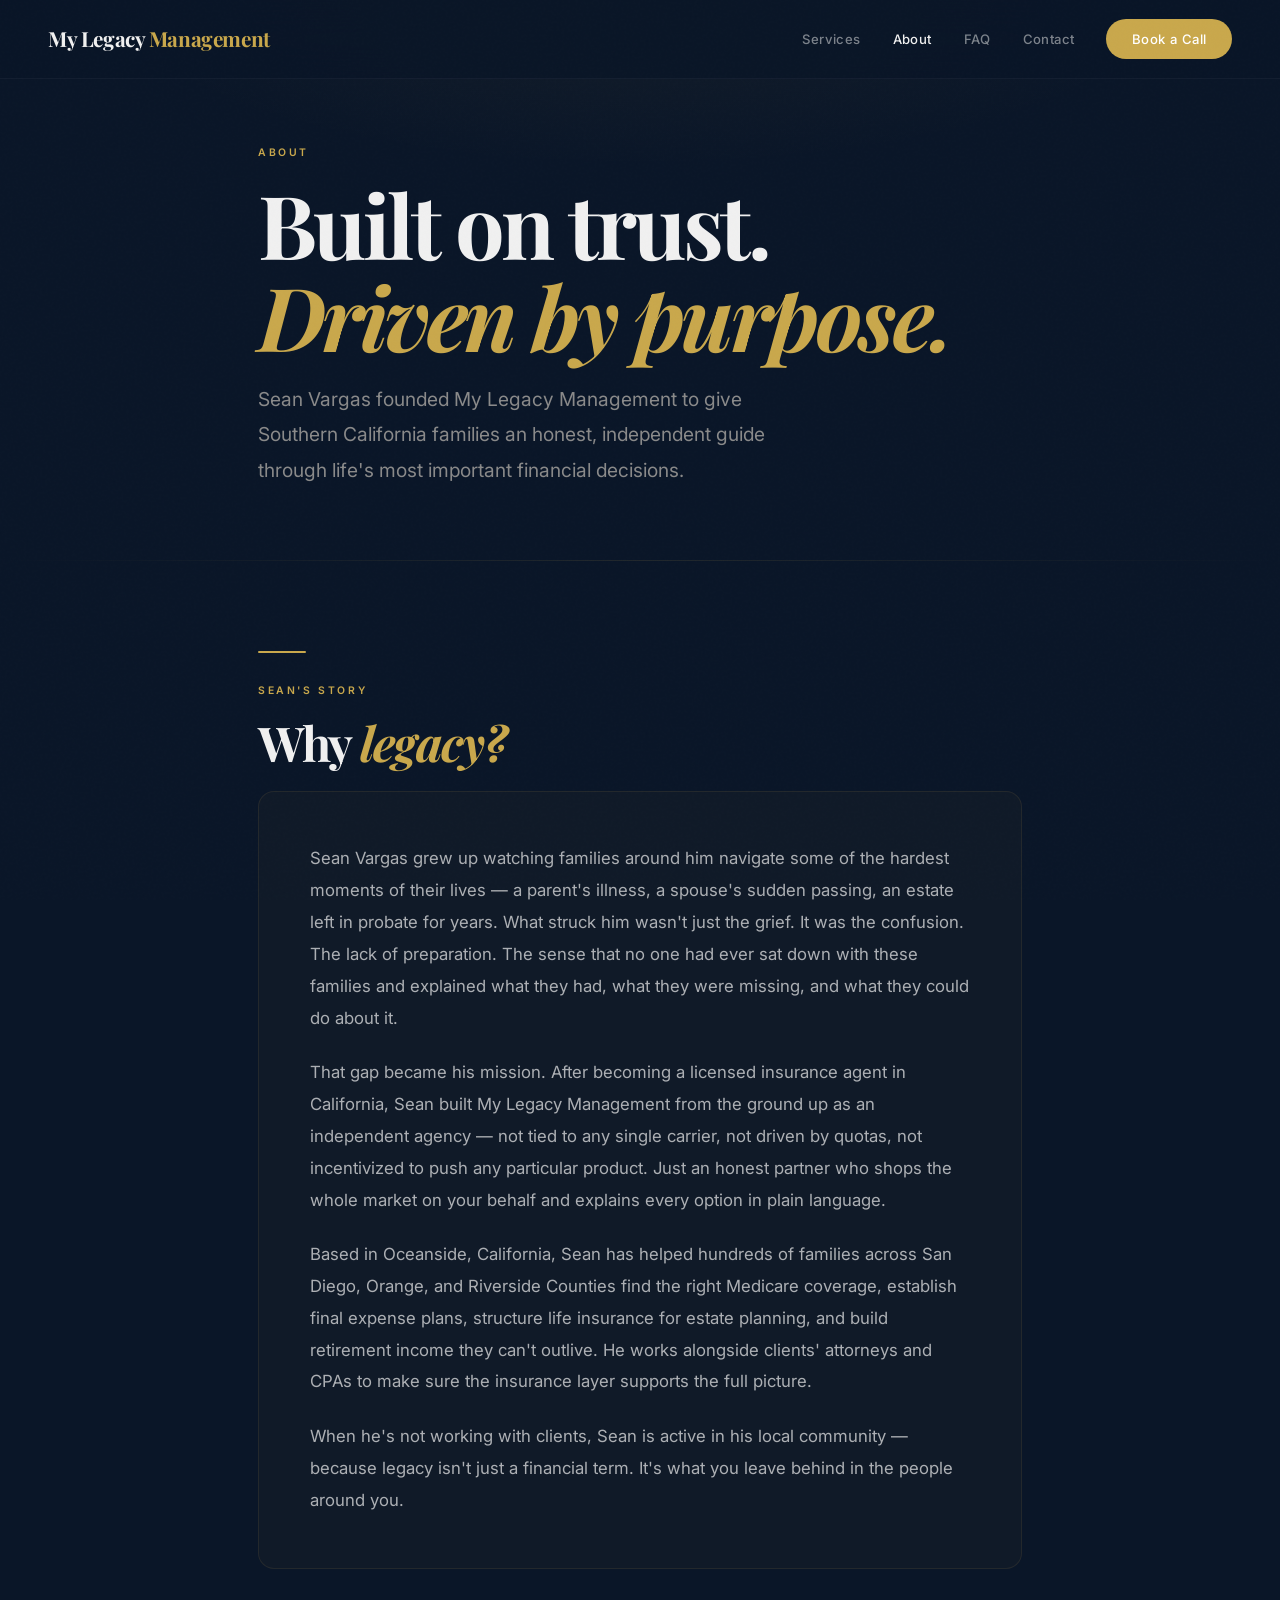
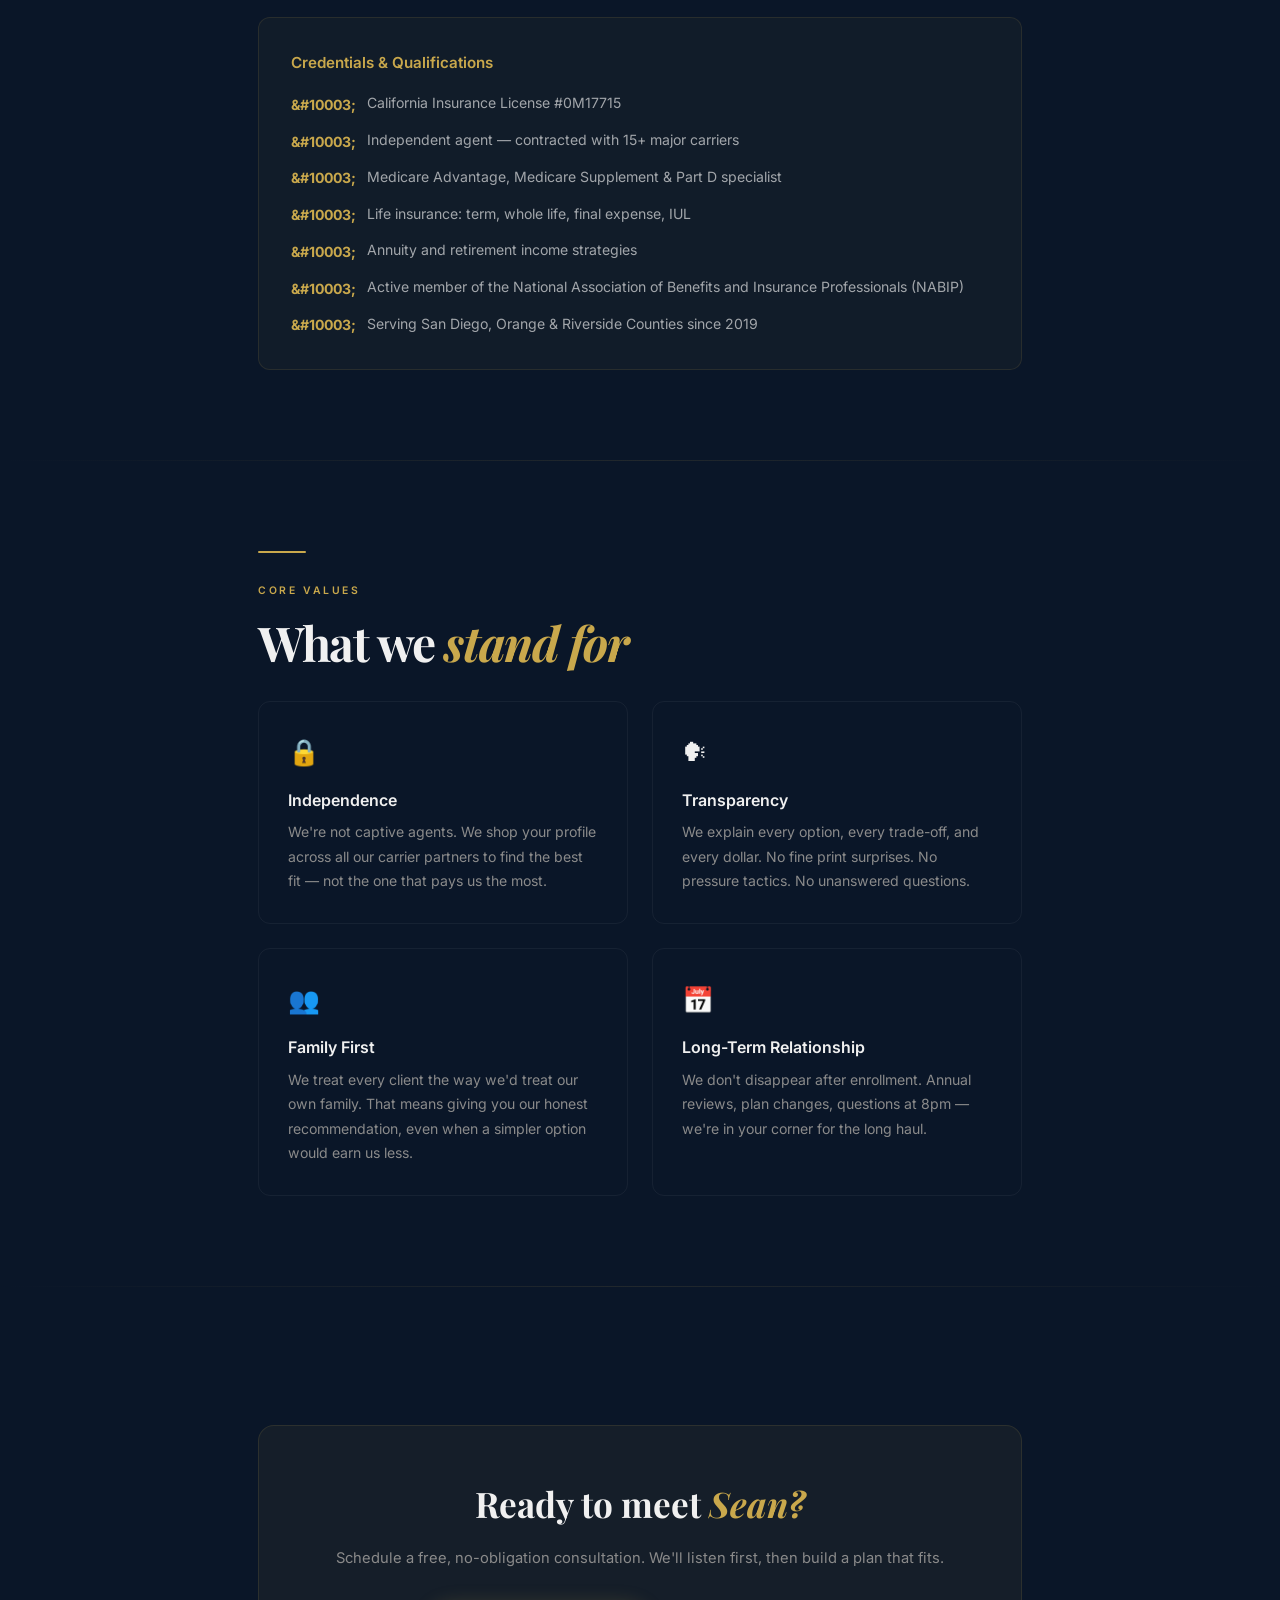
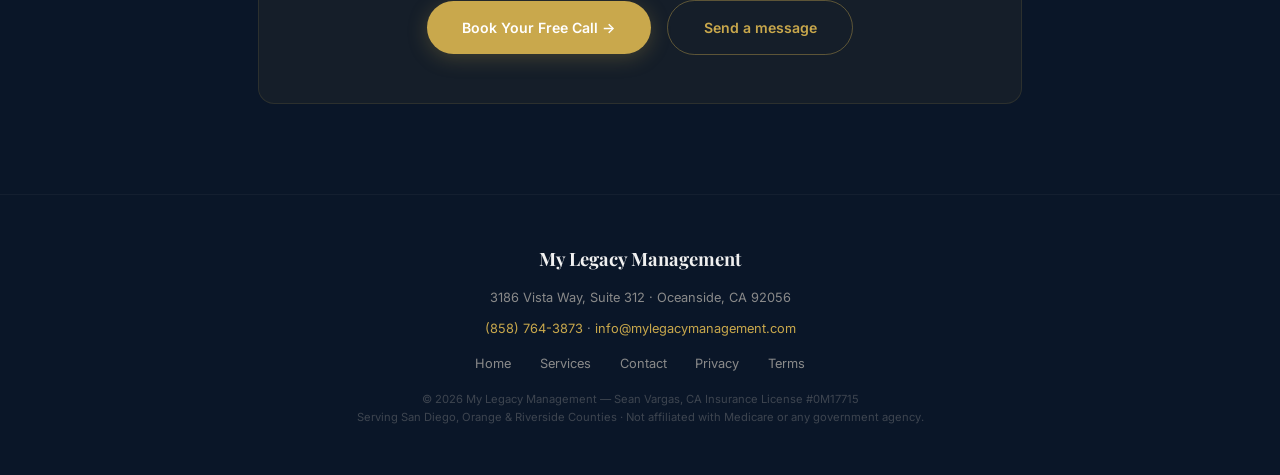
<file: about.html>
<!DOCTYPE html>
<html lang="en">
<head>
<meta charset="UTF-8">
<meta name="viewport" content="width=device-width,initial-scale=1">
<title>About Sean Vargas — My Legacy Management | Oceanside CA</title>
<meta name="description" content="Sean Vargas is a California-licensed independent insurance agent (License #0M17715) specializing in Medicare, estate planning, and life insurance for Southern California families.">
<link rel="canonical" href="https://mylegacymanagement.com/about.html">
<link rel="icon" type="image/svg+xml" href="/assets/favicon.svg">
<meta property="og:site_name" content="My Legacy Management">
<meta property="og:title" content="About Sean Vargas — My Legacy Management">
<meta property="og:description" content="Licensed CA insurance agent helping Southern California families protect their legacy since 2019.">
<meta property="og:url" content="https://mylegacymanagement.com/about.html">
<style>
@import url('https://fonts.googleapis.com/css2?family=Inter:wght@300;400;500;600;700&family=Playfair+Display:ital,wght@0,400;0,600;0,700;0,800;1,400;1,600&display=swap');
*,*::before,*::after{box-sizing:border-box;margin:0;padding:0}
:root{--bg:#0a1628;--bg2:#111f36;--accent:#c9a84c;--text:#f0f0f0;--muted:#8a8a8a;--font:'Inter',system-ui,sans-serif;--serif:'Playfair Display',Georgia,serif}
html{scroll-behavior:smooth;font-size:16px}
body{background:var(--bg);color:var(--text);font-family:var(--font);line-height:1.7;-webkit-font-smoothing:antialiased;overflow-x:hidden}
a{color:var(--accent);text-decoration:none;transition:all .3s ease}
@keyframes float{0%,100%{transform:translateY(0)}50%{transform:translateY(-12px)}}
.reveal{opacity:0;transform:translateY(40px);transition:opacity .9s cubic-bezier(.22,1,.36,1),transform .9s cubic-bezier(.22,1,.36,1)}
.reveal.vis{opacity:1;transform:none}
.d1{transition-delay:.1s}.d2{transition-delay:.2s}.d3{transition-delay:.3s}
nav{position:fixed;top:0;left:0;right:0;z-index:100;padding:1.2rem 0;transition:all .5s;background:rgba(10,22,40,.92);backdrop-filter:blur(24px);border-bottom:1px solid rgba(255,255,255,.04)}
.nav-inner{max-width:1400px;margin:0 auto;padding:0 clamp(1.5rem,4vw,3rem);display:flex;justify-content:space-between;align-items:center}
.logo{font-family:var(--serif);font-size:1.3rem;font-weight:700;color:var(--text);letter-spacing:-.02em}
.logo em{color:var(--accent);font-style:normal}
.nav-links{display:flex;gap:clamp(1rem,2.5vw,2rem);align-items:center}
.nav-links a{color:rgba(240,240,240,.5);font-size:.82rem;font-weight:500;letter-spacing:.03em;transition:color .3s}
.nav-links a:hover,.nav-links a.active{color:var(--text)}
.btn-nav{padding:.55rem 1.6rem;border-radius:100px;background:var(--accent);color:#fff!important;font-weight:600;font-size:.8rem}
.btn-nav:hover{transform:translateY(-2px);box-shadow:0 8px 30px rgba(201,168,76,.35)}
.menu-btn{display:none;background:none;border:none;color:var(--text);font-size:1.5rem;cursor:pointer;padding:.25rem}
@media(max-width:900px){.menu-btn{display:block}.nav-links{display:none;position:absolute;top:100%;left:0;right:0;flex-direction:column;background:rgba(10,22,40,.97);backdrop-filter:blur(20px);padding:2rem clamp(1.5rem,4vw,3rem);gap:1.5rem;border-bottom:1px solid rgba(255,255,255,.04)}.nav-links.open{display:flex}}
.wrap{max-width:1400px;margin:0 auto;padding:0 clamp(1.5rem,4vw,3rem)}
.wrap-narrow{max-width:860px;margin:0 auto;padding:0 clamp(1.5rem,4vw,3rem)}

.page-hero{padding:clamp(8rem,16vh,12rem) 0 clamp(4rem,8vh,6rem);position:relative;overflow:hidden}
.page-hero::before{content:'';position:absolute;inset:0;background:radial-gradient(ellipse 70% 50% at 50% 0%,rgba(201,168,76,.05) 0%,transparent 60%);pointer-events:none}
.page-label{font-size:.65rem;font-weight:600;letter-spacing:.25em;text-transform:uppercase;color:var(--accent);margin-bottom:1rem}
.page-title{font-family:var(--serif);font-size:clamp(2.8rem,7vw,5.5rem);font-weight:700;line-height:1.05;letter-spacing:-.04em;margin-bottom:1.2rem}
.page-title em{color:var(--accent);font-style:italic}
.page-sub{color:var(--muted);font-size:clamp(1rem,2vw,1.2rem);max-width:560px;line-height:1.85}

.sec{padding:clamp(4rem,10vh,7rem) 0;position:relative}
.sec-label{font-size:.65rem;font-weight:600;letter-spacing:.25em;text-transform:uppercase;color:var(--accent);margin-bottom:1rem}
.sec-title{font-family:var(--serif);font-size:clamp(1.8rem,4vw,3rem);font-weight:700;line-height:1.1;letter-spacing:-.03em;margin-bottom:1.4rem}
.sec-title em{color:var(--accent);font-style:italic}
.divider{width:48px;height:2px;background:var(--accent);margin-bottom:1.8rem;border-radius:2px}
.hr{border:none;height:1px;background:linear-gradient(90deg,transparent,rgba(201,168,76,.12),transparent);margin:0}

.bio-card{background:rgba(201,168,76,.03);border:1px solid rgba(201,168,76,.1);border-radius:16px;padding:clamp(2rem,4vw,3.5rem);margin-bottom:3rem}
.bio-text{font-size:clamp(.95rem,1.5vw,1.05rem);color:rgba(240,240,240,.7);line-height:1.9}
.bio-text p{margin-bottom:1.4rem}
.bio-text p:last-child{margin-bottom:0}

.value-grid{display:grid;grid-template-columns:1fr;gap:1.5rem;margin-top:2rem}
@media(min-width:640px){.value-grid{grid-template-columns:repeat(2,1fr)}}
.value-card{padding:1.8rem;border:1px solid rgba(255,255,255,.05);border-radius:12px;transition:border-color .3s,background .3s}
.value-card:hover{border-color:rgba(201,168,76,.2);background:rgba(201,168,76,.03)}
.value-icon{font-size:1.6rem;margin-bottom:.8rem}
.value-card h3{font-size:1rem;font-weight:600;margin-bottom:.4rem}
.value-card p{font-size:.88rem;color:var(--muted);line-height:1.75}

.cred-block{background:rgba(201,168,76,.04);border:1px solid rgba(201,168,76,.12);border-radius:12px;padding:2rem;margin-top:2rem}
.cred-block h3{font-size:.95rem;font-weight:600;margin-bottom:1rem;color:var(--accent)}
.cred-list{list-style:none;display:flex;flex-direction:column;gap:.7rem}
.cred-list li{display:flex;align-items:flex-start;gap:.7rem;font-size:.88rem;color:rgba(240,240,240,.65)}
.cred-list li::before{content:'&#10003;';color:var(--accent);font-weight:700;flex-shrink:0;margin-top:.1rem}

.cta-bar{background:rgba(201,168,76,.06);border:1px solid rgba(201,168,76,.12);border-radius:16px;padding:clamp(2rem,4vw,3rem);text-align:center;margin-top:3rem}
.cta-bar h2{font-family:var(--serif);font-size:clamp(1.5rem,3vw,2.2rem);font-weight:700;margin-bottom:.8rem}
.cta-bar h2 em{color:var(--accent);font-style:italic}
.cta-bar p{color:var(--muted);font-size:.92rem;margin-bottom:1.8rem}
.btn{display:inline-flex;align-items:center;gap:.5rem;padding:.9rem 2.2rem;border-radius:100px;font-weight:600;font-size:.88rem;transition:all .4s cubic-bezier(.22,1,.36,1);text-decoration:none}
.btn-p{background:var(--accent);color:#fff;box-shadow:0 4px 20px rgba(201,168,76,.25)}
.btn-p:hover{transform:translateY(-2px);box-shadow:0 12px 35px rgba(201,168,76,.4);color:#fff}
.btn-o{border:1.5px solid rgba(201,168,76,.4);color:var(--accent);background:transparent;margin-left:.8rem}
.btn-o:hover{background:rgba(201,168,76,.08);border-color:var(--accent)}

footer{padding:3rem 0;border-top:1px solid rgba(255,255,255,.04);font-size:.8rem;color:var(--muted)}
footer .wrap{display:flex;flex-direction:column;align-items:center;text-align:center;gap:.55rem}
.foot-logo{font-family:var(--serif);font-weight:700;font-size:1.15rem;color:var(--text);margin-bottom:.25rem}
.foot-links{display:flex;gap:1.8rem;justify-content:center;flex-wrap:wrap;margin-top:.3rem}
.foot-links a{color:var(--muted);transition:color .3s}
.foot-links a:hover{color:var(--accent)}
.foot-lic{font-size:.7rem;opacity:.4;margin-top:.5rem;line-height:1.6;max-width:600px}
body::after{content:'';position:fixed;inset:0;pointer-events:none;z-index:9999;opacity:.014;background-image:url("data:image/svg+xml,%3Csvg viewBox='0 0 512 512' xmlns='http://www.w3.org/2000/svg'%3E%3Cfilter id='n'%3E%3CfeTurbulence type='fractalNoise' baseFrequency='.65' numOctaves='3' stitchTiles='stitch'/%3E%3C/filter%3E%3Crect width='100%25' height='100%25' filter='url(%23n)'/%3E%3C/svg%3E")}
</style>
</head>
<body>

<nav>
  <div class="nav-inner">
    <a href="index.html" class="logo">My Legacy <em>Management</em></a>
    <button class="menu-btn" aria-label="Menu">&#9776;</button>
    <div class="nav-links">
      <a href="services.html">Services</a>
      <a href="about.html" class="active">About</a>
      <a href="index.html#faq">FAQ</a>
      <a href="contact.html">Contact</a>
      <a href="https://links.seanvargas.com" class="btn-nav" target="_blank" rel="noopener">Book a Call</a>
    </div>
  </div>
</nav>

<section class="page-hero">
  <div class="wrap-narrow">
    <p class="page-label reveal">About</p>
    <h1 class="page-title reveal d1">Built on trust.<br><em>Driven by purpose.</em></h1>
    <p class="page-sub reveal d2">Sean Vargas founded My Legacy Management to give Southern California families an honest, independent guide through life's most important financial decisions.</p>
  </div>
</section>

<hr class="hr">

<section class="sec">
  <div class="wrap-narrow">
    <div class="divider reveal"></div>
    <p class="sec-label reveal">Sean's Story</p>
    <h2 class="sec-title reveal">Why <em>legacy?</em></h2>
    <div class="bio-card reveal d1">
      <div class="bio-text">
        <p>Sean Vargas grew up watching families around him navigate some of the hardest moments of their lives — a parent's illness, a spouse's sudden passing, an estate left in probate for years. What struck him wasn't just the grief. It was the confusion. The lack of preparation. The sense that no one had ever sat down with these families and explained what they had, what they were missing, and what they could do about it.</p>
        <p>That gap became his mission. After becoming a licensed insurance agent in California, Sean built My Legacy Management from the ground up as an independent agency — not tied to any single carrier, not driven by quotas, not incentivized to push any particular product. Just an honest partner who shops the whole market on your behalf and explains every option in plain language.</p>
        <p>Based in Oceanside, California, Sean has helped hundreds of families across San Diego, Orange, and Riverside Counties find the right Medicare coverage, establish final expense plans, structure life insurance for estate planning, and build retirement income they can't outlive. He works alongside clients' attorneys and CPAs to make sure the insurance layer supports the full picture.</p>
        <p>When he's not working with clients, Sean is active in his local community — because legacy isn't just a financial term. It's what you leave behind in the people around you.</p>
      </div>
    </div>

    <div class="cred-block reveal">
      <h3>Credentials &amp; Qualifications</h3>
      <ul class="cred-list">
        <li>California Insurance License #0M17715</li>
        <li>Independent agent — contracted with 15+ major carriers</li>
        <li>Medicare Advantage, Medicare Supplement &amp; Part D specialist</li>
        <li>Life insurance: term, whole life, final expense, IUL</li>
        <li>Annuity and retirement income strategies</li>
        <li>Active member of the National Association of Benefits and Insurance Professionals (NABIP)</li>
        <li>Serving San Diego, Orange &amp; Riverside Counties since 2019</li>
      </ul>
    </div>
  </div>
</section>

<hr class="hr">

<section class="sec">
  <div class="wrap-narrow">
    <div class="divider reveal"></div>
    <p class="sec-label reveal">Core Values</p>
    <h2 class="sec-title reveal">What we <em>stand for</em></h2>
    <div class="value-grid">
      <div class="value-card reveal">
        <div class="value-icon">&#128274;</div>
        <h3>Independence</h3>
        <p>We're not captive agents. We shop your profile across all our carrier partners to find the best fit — not the one that pays us the most.</p>
      </div>
      <div class="value-card reveal d1">
        <div class="value-icon">&#128483;</div>
        <h3>Transparency</h3>
        <p>We explain every option, every trade-off, and every dollar. No fine print surprises. No pressure tactics. No unanswered questions.</p>
      </div>
      <div class="value-card reveal d2">
        <div class="value-icon">&#128101;</div>
        <h3>Family First</h3>
        <p>We treat every client the way we'd treat our own family. That means giving you our honest recommendation, even when a simpler option would earn us less.</p>
      </div>
      <div class="value-card reveal d3">
        <div class="value-icon">&#128197;</div>
        <h3>Long-Term Relationship</h3>
        <p>We don't disappear after enrollment. Annual reviews, plan changes, questions at 8pm — we're in your corner for the long haul.</p>
      </div>
    </div>
  </div>
</section>

<hr class="hr">

<section class="sec">
  <div class="wrap-narrow">
    <div class="cta-bar reveal">
      <h2>Ready to meet <em>Sean?</em></h2>
      <p>Schedule a free, no-obligation consultation. We'll listen first, then build a plan that fits.</p>
      <div>
        <a href="https://links.seanvargas.com" class="btn btn-p" target="_blank" rel="noopener">Book Your Free Call &rarr;</a>
        <a href="contact.html" class="btn btn-o">Send a message</a>
      </div>
    </div>
  </div>
</section>

<footer>
  <div class="wrap">
    <div class="foot-logo">My Legacy Management</div>
    <div>3186 Vista Way, Suite 312 &middot; Oceanside, CA 92056</div>
    <div><a href="tel:+18587643873">(858) 764-3873</a> &middot; <a href="mailto:info@mylegacymanagement.com">info@mylegacymanagement.com</a></div>
    <div class="foot-links">
      <a href="index.html">Home</a>
      <a href="services.html">Services</a>
      <a href="contact.html">Contact</a>
      <a href="privacy.html">Privacy</a>
      <a href="terms.html">Terms</a>
    </div>
    <div class="foot-lic">&copy; 2026 My Legacy Management &mdash; Sean Vargas, CA Insurance License #0M17715<br>
    Serving San Diego, Orange &amp; Riverside Counties &middot; Not affiliated with Medicare or any government agency.</div>
  </div>
</footer>

<script>
const obs = new IntersectionObserver(e => {
  e.forEach(x => { if(x.isIntersecting){ x.target.classList.add('vis'); obs.unobserve(x.target) }})
}, { threshold: .08, rootMargin: '0px 0px -40px 0px' });
document.querySelectorAll('.reveal').forEach(e => obs.observe(e));
document.querySelector('.menu-btn')?.addEventListener('click', () => document.querySelector('.nav-links')?.classList.toggle('open'));
</script>
</body>
</html>
</file>
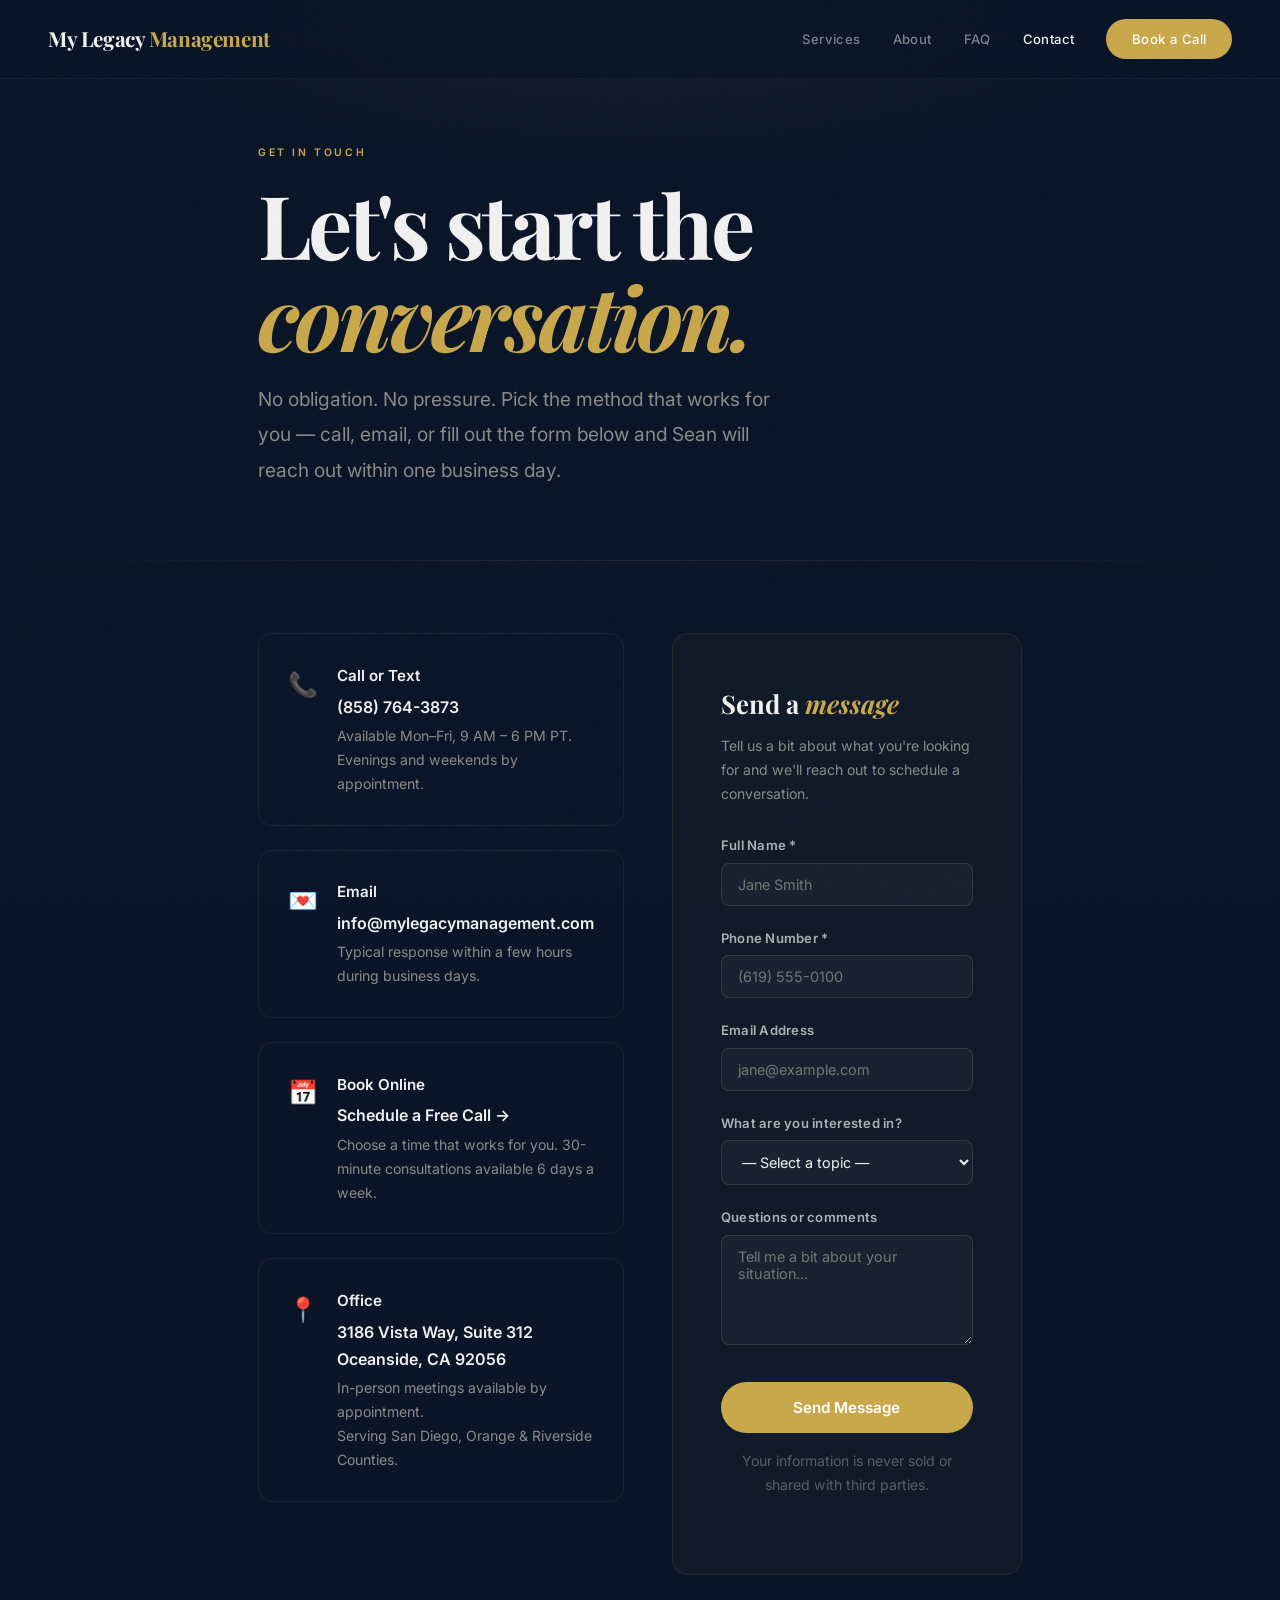
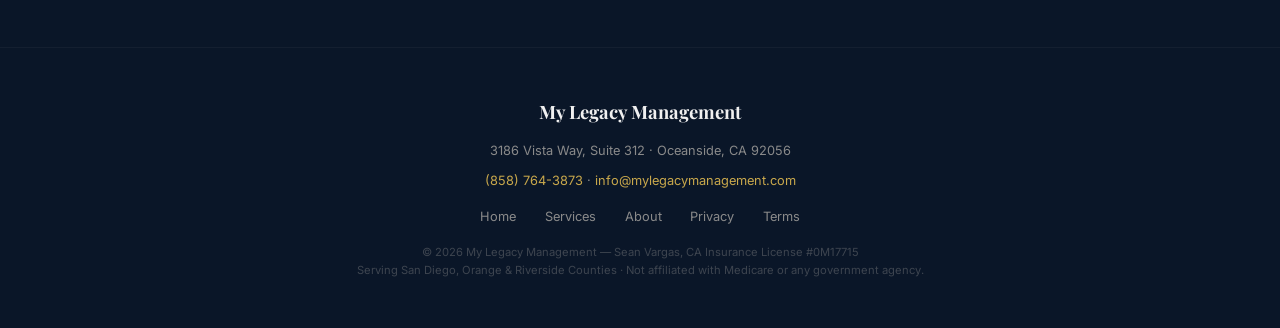
<file: contact.html>
<!DOCTYPE html>
<html lang="en">
<head>
<meta charset="UTF-8">
<meta name="viewport" content="width=device-width,initial-scale=1">
<title>Contact — My Legacy Management | Oceanside CA</title>
<meta name="description" content="Contact Sean Vargas at My Legacy Management. Call (858) 764-3873, email info@mylegacymanagement.com, or book a free consultation online. Serving San Diego, Orange &amp; Riverside County.">
<link rel="canonical" href="https://mylegacymanagement.com/contact.html">
<link rel="icon" type="image/svg+xml" href="/assets/favicon.svg">
<meta property="og:site_name" content="My Legacy Management">
<meta property="og:title" content="Contact — My Legacy Management">
<meta property="og:description" content="Book a free consultation with Sean Vargas. No obligation, no pressure.">
<meta property="og:url" content="https://mylegacymanagement.com/contact.html">
<style>
@import url('https://fonts.googleapis.com/css2?family=Inter:wght@300;400;500;600;700&family=Playfair+Display:ital,wght@0,400;0,600;0,700;0,800;1,400;1,600&display=swap');
*,*::before,*::after{box-sizing:border-box;margin:0;padding:0}
:root{--bg:#0a1628;--bg2:#111f36;--accent:#c9a84c;--text:#f0f0f0;--muted:#8a8a8a;--font:'Inter',system-ui,sans-serif;--serif:'Playfair Display',Georgia,serif}
html{scroll-behavior:smooth;font-size:16px}
body{background:var(--bg);color:var(--text);font-family:var(--font);line-height:1.7;-webkit-font-smoothing:antialiased;overflow-x:hidden}
a{color:var(--accent);text-decoration:none;transition:all .3s ease}
.reveal{opacity:0;transform:translateY(40px);transition:opacity .9s cubic-bezier(.22,1,.36,1),transform .9s cubic-bezier(.22,1,.36,1)}
.reveal.vis{opacity:1;transform:none}
.d1{transition-delay:.1s}.d2{transition-delay:.2s}.d3{transition-delay:.3s}
nav{position:fixed;top:0;left:0;right:0;z-index:100;padding:1.2rem 0;background:rgba(10,22,40,.92);backdrop-filter:blur(24px);border-bottom:1px solid rgba(255,255,255,.04)}
.nav-inner{max-width:1400px;margin:0 auto;padding:0 clamp(1.5rem,4vw,3rem);display:flex;justify-content:space-between;align-items:center}
.logo{font-family:var(--serif);font-size:1.3rem;font-weight:700;color:var(--text);letter-spacing:-.02em}
.logo em{color:var(--accent);font-style:normal}
.nav-links{display:flex;gap:clamp(1rem,2.5vw,2rem);align-items:center}
.nav-links a{color:rgba(240,240,240,.5);font-size:.82rem;font-weight:500;letter-spacing:.03em;transition:color .3s}
.nav-links a:hover,.nav-links a.active{color:var(--text)}
.btn-nav{padding:.55rem 1.6rem;border-radius:100px;background:var(--accent);color:#fff!important;font-weight:600;font-size:.8rem}
.btn-nav:hover{transform:translateY(-2px);box-shadow:0 8px 30px rgba(201,168,76,.35)}
.menu-btn{display:none;background:none;border:none;color:var(--text);font-size:1.5rem;cursor:pointer;padding:.25rem}
@media(max-width:900px){.menu-btn{display:block}.nav-links{display:none;position:absolute;top:100%;left:0;right:0;flex-direction:column;background:rgba(10,22,40,.97);backdrop-filter:blur(20px);padding:2rem clamp(1.5rem,4vw,3rem);gap:1.5rem;border-bottom:1px solid rgba(255,255,255,.04)}.nav-links.open{display:flex}}
.wrap{max-width:1400px;margin:0 auto;padding:0 clamp(1.5rem,4vw,3rem)}
.wrap-narrow{max-width:860px;margin:0 auto;padding:0 clamp(1.5rem,4vw,3rem)}

.page-hero{padding:clamp(8rem,16vh,12rem) 0 clamp(4rem,8vh,6rem);position:relative}
.page-hero::before{content:'';position:absolute;inset:0;background:radial-gradient(ellipse 70% 50% at 50% 0%,rgba(201,168,76,.05) 0%,transparent 60%);pointer-events:none}
.page-label{font-size:.65rem;font-weight:600;letter-spacing:.25em;text-transform:uppercase;color:var(--accent);margin-bottom:1rem}
.page-title{font-family:var(--serif);font-size:clamp(2.8rem,7vw,5.5rem);font-weight:700;line-height:1.05;letter-spacing:-.04em;margin-bottom:1.2rem}
.page-title em{color:var(--accent);font-style:italic}
.page-sub{color:var(--muted);font-size:clamp(1rem,2vw,1.2rem);max-width:540px;line-height:1.85}

.hr{border:none;height:1px;background:linear-gradient(90deg,transparent,rgba(201,168,76,.12),transparent);margin:0}
.contact-grid{display:grid;grid-template-columns:1fr;gap:3rem;padding:clamp(4rem,8vh,6rem) 0}
@media(min-width:768px){.contact-grid{grid-template-columns:1fr 1fr}}

/* CONTACT METHODS */
.contact-methods{display:flex;flex-direction:column;gap:1.5rem}
.contact-card{padding:1.8rem;border:1px solid rgba(255,255,255,.06);border-radius:14px;transition:border-color .3s,background .3s;display:flex;gap:1.2rem;align-items:flex-start}
.contact-card:hover{border-color:rgba(201,168,76,.2);background:rgba(201,168,76,.03)}
.contact-icon{font-size:1.5rem;flex-shrink:0;margin-top:.1rem}
.contact-card h3{font-size:.95rem;font-weight:600;margin-bottom:.3rem}
.contact-card p,.contact-card a{font-size:.88rem;color:var(--muted);line-height:1.7}
.contact-card a:hover{color:var(--accent)}
.contact-card .primary-link{font-size:1rem;font-weight:600;color:var(--text);display:block;margin-bottom:.2rem}
.contact-card .primary-link:hover{color:var(--accent)}

/* FORM */
.form-wrap{background:rgba(201,168,76,.03);border:1px solid rgba(201,168,76,.1);border-radius:16px;padding:clamp(2rem,4vw,3rem)}
.form-wrap h2{font-family:var(--serif);font-size:1.6rem;font-weight:700;margin-bottom:.5rem}
.form-wrap h2 em{color:var(--accent);font-style:italic}
.form-wrap p{font-size:.88rem;color:var(--muted);margin-bottom:1.8rem}
.form-group{margin-bottom:1.3rem}
.form-group label{display:block;font-size:.82rem;font-weight:600;margin-bottom:.4rem;color:rgba(240,240,240,.7);letter-spacing:.02em}
.form-group input,.form-group select,.form-group textarea{width:100%;background:rgba(255,255,255,.04);border:1px solid rgba(255,255,255,.1);border-radius:8px;padding:.75rem 1rem;color:var(--text);font-family:var(--font);font-size:.9rem;transition:border-color .3s,box-shadow .3s;outline:none}
.form-group input:focus,.form-group select:focus,.form-group textarea:focus{border-color:rgba(201,168,76,.5);box-shadow:0 0 0 3px rgba(201,168,76,.08)}
.form-group textarea{resize:vertical;min-height:110px}
.form-group select option{background:#0a1628}
.submit-btn{width:100%;background:var(--accent);color:#fff;border:none;border-radius:100px;padding:1rem;font-family:var(--font);font-size:.95rem;font-weight:600;cursor:pointer;transition:all .4s cubic-bezier(.22,1,.36,1);margin-top:.5rem}
.submit-btn:hover{transform:translateY(-2px);box-shadow:0 8px 30px rgba(201,168,76,.35)}
.form-note{font-size:.72rem;color:var(--muted);text-align:center;margin-top:1rem;opacity:.6}
.success-msg{display:none;padding:1.2rem;background:rgba(201,168,76,.08);border:1px solid rgba(201,168,76,.2);border-radius:8px;text-align:center;font-size:.9rem;color:rgba(240,240,240,.8);margin-top:1rem}

footer{padding:3rem 0;border-top:1px solid rgba(255,255,255,.04);font-size:.8rem;color:var(--muted)}
footer .wrap{display:flex;flex-direction:column;align-items:center;text-align:center;gap:.55rem}
.foot-logo{font-family:var(--serif);font-weight:700;font-size:1.15rem;color:var(--text);margin-bottom:.25rem}
.foot-links{display:flex;gap:1.8rem;justify-content:center;flex-wrap:wrap;margin-top:.3rem}
.foot-links a{color:var(--muted);transition:color .3s}
.foot-links a:hover{color:var(--accent)}
.foot-lic{font-size:.7rem;opacity:.4;margin-top:.5rem;line-height:1.6;max-width:600px}
body::after{content:'';position:fixed;inset:0;pointer-events:none;z-index:9999;opacity:.014;background-image:url("data:image/svg+xml,%3Csvg viewBox='0 0 512 512' xmlns='http://www.w3.org/2000/svg'%3E%3Cfilter id='n'%3E%3CfeTurbulence type='fractalNoise' baseFrequency='.65' numOctaves='3' stitchTiles='stitch'/%3E%3C/filter%3E%3Crect width='100%25' height='100%25' filter='url(%23n)'/%3E%3C/svg%3E")}
</style>
</head>
<body>

<nav>
  <div class="nav-inner">
    <a href="index.html" class="logo">My Legacy <em>Management</em></a>
    <button class="menu-btn" aria-label="Menu">&#9776;</button>
    <div class="nav-links">
      <a href="services.html">Services</a>
      <a href="about.html">About</a>
      <a href="index.html#faq">FAQ</a>
      <a href="contact.html" class="active">Contact</a>
      <a href="https://links.seanvargas.com" class="btn-nav" target="_blank" rel="noopener">Book a Call</a>
    </div>
  </div>
</nav>

<section class="page-hero">
  <div class="wrap-narrow">
    <p class="page-label reveal">Get in Touch</p>
    <h1 class="page-title reveal d1">Let's start the<br><em>conversation.</em></h1>
    <p class="page-sub reveal d2">No obligation. No pressure. Pick the method that works for you — call, email, or fill out the form below and Sean will reach out within one business day.</p>
  </div>
</section>

<hr class="hr">

<div class="wrap-narrow">
  <div class="contact-grid">

    <div class="contact-methods">
      <div class="contact-card reveal">
        <div class="contact-icon">&#128222;</div>
        <div>
          <h3>Call or Text</h3>
          <a href="tel:+18587643873" class="primary-link">(858) 764-3873</a>
          <p>Available Mon–Fri, 9 AM – 6 PM PT.<br>Evenings and weekends by appointment.</p>
        </div>
      </div>
      <div class="contact-card reveal d1">
        <div class="contact-icon">&#128140;</div>
        <div>
          <h3>Email</h3>
          <a href="mailto:info@mylegacymanagement.com" class="primary-link">info@mylegacymanagement.com</a>
          <p>Typical response within a few hours during business days.</p>
        </div>
      </div>
      <div class="contact-card reveal d2">
        <div class="contact-icon">&#128197;</div>
        <div>
          <h3>Book Online</h3>
          <a href="https://links.seanvargas.com" class="primary-link" target="_blank" rel="noopener">Schedule a Free Call &rarr;</a>
          <p>Choose a time that works for you. 30-minute consultations available 6 days a week.</p>
        </div>
      </div>
      <div class="contact-card reveal d3">
        <div class="contact-icon">&#128205;</div>
        <div>
          <h3>Office</h3>
          <p class="primary-link" style="color:var(--text)">3186 Vista Way, Suite 312<br>Oceanside, CA 92056</p>
          <p>In-person meetings available by appointment.<br>Serving San Diego, Orange &amp; Riverside Counties.</p>
        </div>
      </div>
    </div>

    <div class="form-wrap reveal d1">
      <h2>Send a <em>message</em></h2>
      <p>Tell us a bit about what you're looking for and we'll reach out to schedule a conversation.</p>
      <form id="contact-form" novalidate>
        <div class="form-group">
          <label for="name">Full Name *</label>
          <input type="text" id="name" name="name" required autocomplete="name" placeholder="Jane Smith">
        </div>
        <div class="form-group">
          <label for="phone">Phone Number *</label>
          <input type="tel" id="phone" name="phone" required autocomplete="tel" placeholder="(619) 555-0100">
        </div>
        <div class="form-group">
          <label for="email">Email Address</label>
          <input type="email" id="email" name="email" autocomplete="email" placeholder="jane@example.com">
        </div>
        <div class="form-group">
          <label for="interest">What are you interested in?</label>
          <select id="interest" name="interest">
            <option value="">— Select a topic —</option>
            <option>Medicare enrollment or review</option>
            <option>Life insurance / final expense</option>
            <option>Estate planning strategies</option>
            <option>Tax-free retirement income (IUL)</option>
            <option>Asset protection</option>
            <option>General consultation</option>
          </select>
        </div>
        <div class="form-group">
          <label for="message">Questions or comments</label>
          <textarea id="message" name="message" placeholder="Tell me a bit about your situation..."></textarea>
        </div>
        <input type="text" name="company_website" id="company_website" tabindex="-1" autocomplete="off" aria-hidden="true" style="position:absolute;left:-9999px;top:-9999px;opacity:0;height:0;width:0;pointer-events:none">
        <button type="submit" class="submit-btn">Send Message</button>
        <p class="form-note">Your information is never sold or shared with third parties.</p>
        <div class="success-msg" id="success-msg">&#10003; Thank you — Sean will be in touch within one business day.</div>
      </form>
    </div>

  </div>
</div>

<footer>
  <div class="wrap">
    <div class="foot-logo">My Legacy Management</div>
    <div>3186 Vista Way, Suite 312 &middot; Oceanside, CA 92056</div>
    <div><a href="tel:+18587643873">(858) 764-3873</a> &middot; <a href="mailto:info@mylegacymanagement.com">info@mylegacymanagement.com</a></div>
    <div class="foot-links">
      <a href="index.html">Home</a>
      <a href="services.html">Services</a>
      <a href="about.html">About</a>
      <a href="privacy.html">Privacy</a>
      <a href="terms.html">Terms</a>
    </div>
    <div class="foot-lic">&copy; 2026 My Legacy Management &mdash; Sean Vargas, CA Insurance License #0M17715<br>
    Serving San Diego, Orange &amp; Riverside Counties &middot; Not affiliated with Medicare or any government agency.</div>
  </div>
</footer>

<script>
const obs = new IntersectionObserver(e => {
  e.forEach(x => { if(x.isIntersecting){ x.target.classList.add('vis'); obs.unobserve(x.target) }})
}, { threshold: .08, rootMargin: '0px 0px -40px 0px' });
document.querySelectorAll('.reveal').forEach(e => obs.observe(e));
document.querySelector('.menu-btn')?.addEventListener('click', () => document.querySelector('.nav-links')?.classList.toggle('open'));

document.getElementById('contact-form').addEventListener('submit', e => {
  e.preventDefault();
  const form = e.target;
  const btn = form.querySelector('.submit-btn');
  btn.disabled = true;
  btn.textContent = 'Sending...';

  const fd = new FormData(form);
  const interest = (fd.get('interest') || '').toString().trim();
  const note = (fd.get('message') || '').toString().trim();
  const payload = {
    name: (fd.get('name') || '').toString().trim(),
    email: (fd.get('email') || '').toString().trim(),
    phone: (fd.get('phone') || '').toString().trim(),
    message: interest ? ('Interest: ' + interest + (note ? '\n\n' + note : '')) : note,
    source: 'website',
    page_url: location.href,
    company_website: (fd.get('company_website') || '').toString() // honeypot — must stay empty
  };

  fetch('https://crm.seanvargas.com/api/webhooks/lead-capture', {
    method: 'POST',
    headers: { 'Content-Type': 'application/json' },
    body: JSON.stringify(payload)
  })
    .then(r => r.json().catch(() => ({})).then(j => ({ ok: r.ok, j })))
    .then(res => {
      if (!res.ok) throw new Error((res.j && res.j.error) || 'submit failed');
      btn.style.display = 'none';
      document.getElementById('success-msg').style.display = 'block';
    })
    .catch(err => {
      btn.disabled = false;
      btn.textContent = 'Send Message';
      let er = document.getElementById('form-error');
      if (!er) {
        er = document.createElement('div');
        er.id = 'form-error';
        er.className = 'success-msg';
        er.style.display = 'block';
        er.style.borderColor = 'rgba(220,80,80,.4)';
        form.appendChild(er);
      }
      er.textContent = 'Sorry — something went wrong. Please call (858) 764-3873 or email info@mylegacymanagement.com.';
      console.error('lead-capture:', err);
    });
});
</script>
</body>
</html>
</file>
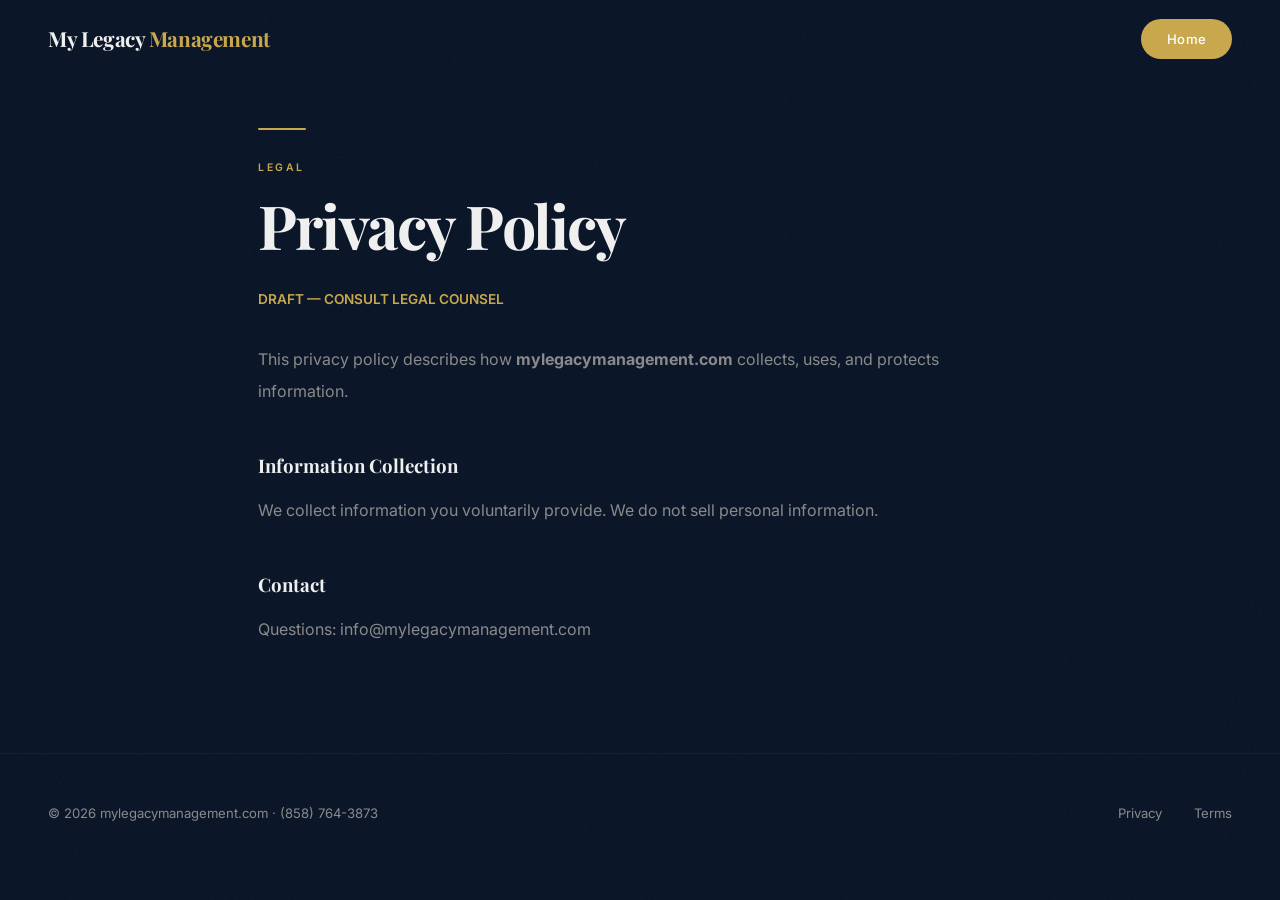
<file: privacy.html>
<!DOCTYPE html><html lang="en"><head><meta charset="UTF-8"><meta name="viewport" content="width=device-width,initial-scale=1"><title>Privacy Policy — My Legacy Management | Oceanside CA</title><meta name="description" content="Privacy policy for My Legacy Management. We protect your personal information and never sell or share your data without consent."><link rel="canonical" href="https://mylegacymanagement.com/privacy.html"><link rel="icon" type="image/svg+xml" href="/assets/favicon.svg"><meta property="og:site_name" content="My Legacy Management"><meta property="og:title" content="Privacy Policy — My Legacy Management"><meta property="og:description" content="Learn how My Legacy Management protects your personal information."><meta property="og:url" content="https://mylegacymanagement.com/privacy.html"><meta name="twitter:card" content="summary"><style>
@import url('https://fonts.googleapis.com/css2?family=Inter:wght@300;400;500;600;700&family=Playfair+Display:ital,wght@0,400;0,600;0,700;0,800;1,400;1,600&display=swap');
*,*::before,*::after{box-sizing:border-box;margin:0;padding:0}
:root{--bg:#0a1628;--bg2:#111f36;--accent:#c9a84c;--text:#f0f0f0;--muted:#8a8a8a;--font:'Inter',system-ui,sans-serif;--serif:'Playfair Display',Georgia,serif}
html{scroll-behavior:smooth;font-size:16px}
body{background:var(--bg);color:var(--text);font-family:var(--font);line-height:1.7;-webkit-font-smoothing:antialiased;overflow-x:hidden}
img{max-width:100%;display:block}
a{color:var(--accent);text-decoration:none;transition:all .3s ease}

/* ── ANIMATIONS ─────────────────────── */
@keyframes fadeUp{from{opacity:0;transform:translateY(50px)}to{opacity:1;transform:translateY(0)}}
@keyframes float{0%,100%{transform:translateY(0)}50%{transform:translateY(-12px)}}
@keyframes marquee{0%{transform:translateX(0)}100%{transform:translateX(-50%)}}
@keyframes pulse-ring{0%{box-shadow:0 0 0 0 rgba(201,168,76,.4)}70%{box-shadow:0 0 0 20px rgba(201,168,76,0)}100%{box-shadow:0 0 0 0 rgba(201,168,76,0)}}
@keyframes gradient-shift{0%{background-position:0% 50%}50%{background-position:100% 50%}100%{background-position:0% 50%}}
@keyframes line-grow{from{width:0}to{width:100%}}

.reveal{opacity:0;transform:translateY(50px);transition:opacity 1s cubic-bezier(.22,1,.36,1),transform 1s cubic-bezier(.22,1,.36,1)}
.reveal.vis{opacity:1;transform:none}
.reveal-left{opacity:0;transform:translateX(-60px);transition:all 1s cubic-bezier(.22,1,.36,1)}
.reveal-left.vis{opacity:1;transform:none}
.reveal-right{opacity:0;transform:translateX(60px);transition:all 1s cubic-bezier(.22,1,.36,1)}
.reveal-right.vis{opacity:1;transform:none}
.d1{transition-delay:.1s}.d2{transition-delay:.2s}.d3{transition-delay:.3s}.d4{transition-delay:.4s}.d5{transition-delay:.5s}.d6{transition-delay:.6s}

/* ── NAV — minimal, floating ────────── */
nav{position:fixed;top:0;left:0;right:0;z-index:100;padding:1.2rem 0;transition:all .5s}
nav.scrolled{background:rgba(10,22,40,.88);backdrop-filter:blur(24px);-webkit-backdrop-filter:blur(24px);border-bottom:1px solid rgba(255,255,255,.04)}
.nav-inner{max-width:1400px;margin:0 auto;padding:0 clamp(1.5rem,4vw,3rem);display:flex;justify-content:space-between;align-items:center}
.logo{font-family:var(--serif);font-size:1.3rem;font-weight:700;color:var(--text);letter-spacing:-.02em}
.logo em{color:var(--accent);font-style:normal}
.nav-links{display:flex;gap:clamp(1rem,3vw,2.5rem);align-items:center}
.nav-links a{color:rgba(240,240,240,.5);font-size:.82rem;font-weight:500;letter-spacing:.03em;transition:color .3s}
.nav-links a:hover{color:var(--text);opacity:1}
.btn-nav{padding:.55rem 1.6rem;border-radius:100px;background:var(--accent);color:#fff!important;font-weight:600;font-size:.8rem;transition:all .4s cubic-bezier(.22,1,.36,1)}
.btn-nav:hover{transform:translateY(-2px);box-shadow:0 8px 30px rgba(201,168,76,.35)}
.menu-btn{display:none;background:none;border:none;color:var(--text);font-size:1.5rem;cursor:pointer}
@media(max-width:768px){.menu-btn{display:block}.nav-links{display:none;position:absolute;top:100%;left:0;right:0;flex-direction:column;background:rgba(10,22,40,.96);backdrop-filter:blur(20px);padding:2rem clamp(1.5rem,4vw,3rem);gap:1.5rem;border-bottom:1px solid rgba(255,255,255,.04)}.nav-links.open{display:flex}}

/* ── LAYOUT — open, not boxed ───────── */
.wrap{max-width:1400px;margin:0 auto;padding:0 clamp(1.5rem,4vw,3rem)}
.wrap-narrow{max-width:860px;margin:0 auto;padding:0 clamp(1.5rem,4vw,3rem)}
.wrap-wide{max-width:1600px;margin:0 auto;padding:0 clamp(1rem,3vw,2rem)}
.full{width:100vw;margin-left:calc(-50vw + 50%)}

/* ── HERO — massive, editorial ──────── */
.hero{min-height:100vh;display:flex;align-items:flex-end;padding:0 0 clamp(4rem,10vh,8rem);position:relative;overflow:hidden}
.hero .wrap{position:relative;z-index:2;width:100%}
.hero-tag{display:inline-block;font-size:.7rem;font-weight:600;letter-spacing:.25em;text-transform:uppercase;color:var(--accent);margin-bottom:1.5rem;padding:.4rem 1rem;border:1px solid rgba(201,168,76,.25);border-radius:100px}
.hero h1{font-family:var(--serif);font-size:clamp(3rem,8vw,7rem);font-weight:700;line-height:1.0;letter-spacing:-.04em;margin-bottom:clamp(1rem,3vw,2rem)}
.hero h1 em{font-style:italic;color:var(--accent)}
.hero-sub{font-size:clamp(1rem,2vw,1.25rem);color:var(--muted);max-width:520px;line-height:1.8;margin-bottom:2.5rem}
.hero-actions{display:flex;gap:1.2rem;flex-wrap:wrap;align-items:center}
.btn{display:inline-flex;align-items:center;gap:.5rem;padding:.9rem 2.2rem;border-radius:100px;font-weight:600;font-size:.88rem;cursor:pointer;transition:all .4s cubic-bezier(.22,1,.36,1);border:none;font-family:var(--font);letter-spacing:.01em}
.btn-p{background:var(--accent);color:#fff;box-shadow:0 4px 20px rgba(201,168,76,.25)}
.btn-p:hover{transform:translateY(-3px);box-shadow:0 12px 40px rgba(201,168,76,.35)}
.btn-o{border:1.5px solid rgba(201,168,76,.4);color:var(--accent);background:transparent}
.btn-o:hover{background:rgba(201,168,76,.08);border-color:var(--accent)}
.btn-g{color:var(--muted);font-weight:500;gap:.3rem}
.btn-g:hover{color:var(--accent)}
.btn-g svg,.btn-g::after{transition:transform .3s}
.btn-g:hover::after{transform:translateX(4px)}

/* ── ORBS / DECORATIVE ─────────────── */
.orb{position:absolute;border-radius:50%;pointer-events:none;filter:blur(80px)}
.orb-1{width:clamp(300px,40vw,600px);height:clamp(300px,40vw,600px);background:rgba(201,168,76,.07);top:-10%;right:-5%;animation:float 12s ease-in-out infinite}
.orb-2{width:clamp(200px,30vw,450px);height:clamp(200px,30vw,450px);background:rgba(201,168,76,.05);bottom:5%;left:-8%;animation:float 16s ease-in-out infinite reverse}
.orb-3{width:clamp(150px,20vw,300px);height:clamp(150px,20vw,300px);background:rgba(201,168,76,.04);top:40%;left:30%;animation:float 10s ease-in-out infinite 2s}

/* ── MARQUEE STRIP ─────────────────── */
.marquee{overflow:hidden;white-space:nowrap;padding:1.2rem 0;border-top:1px solid rgba(255,255,255,.04);border-bottom:1px solid rgba(255,255,255,.04);position:relative}
.marquee-inner{display:inline-flex;animation:marquee 30s linear infinite}
.marquee-item{font-family:var(--serif);font-size:clamp(1rem,2.5vw,1.6rem);color:rgba(240,240,240,.12);padding:0 2rem;font-weight:600;display:inline-flex;align-items:center;gap:2rem}
.marquee-item::after{content:'\2726';color:rgba(201,168,76,.2);font-size:.8em}

/* ── SECTION TYPOGRAPHY ────────────── */
.sec{padding:clamp(5rem,12vh,9rem) 0;position:relative}
.sec-label{font-size:.65rem;font-weight:600;letter-spacing:.25em;text-transform:uppercase;color:var(--accent);margin-bottom:1rem}
.sec-title{font-family:var(--serif);font-size:clamp(2rem,5vw,3.8rem);font-weight:700;line-height:1.1;letter-spacing:-.03em;margin-bottom:clamp(1rem,3vw,1.8rem)}
.sec-title em{color:var(--accent);font-style:italic}
.sec-sub{color:var(--muted);font-size:clamp(.95rem,1.5vw,1.1rem);max-width:540px;line-height:1.85}
.divider{width:48px;height:2px;background:var(--accent);margin-bottom:1.8rem;border-radius:2px}

/* ── SPLIT LAYOUT — open, asymmetric ── */
.split{display:grid;grid-template-columns:1fr;gap:clamp(2rem,5vw,4rem);align-items:center}
@media(min-width:768px){.split{grid-template-columns:1fr 1fr}.split-wide{grid-template-columns:1.2fr .8fr}.split-rev{grid-template-columns:.8fr 1.2fr}}

/* ── OPEN FEATURES — no card boxes ──── */
.features{display:grid;grid-template-columns:1fr;gap:0}
@media(min-width:640px){.features{grid-template-columns:repeat(2,1fr)}}
@media(min-width:960px){.features{grid-template-columns:repeat(3,1fr)}}
.feature{padding:clamp(2rem,4vw,3rem);border-bottom:1px solid rgba(255,255,255,.04);border-right:1px solid rgba(255,255,255,.04);transition:background .4s}
.feature:hover{background:rgba(201,168,76,.03)}
.feature-icon{font-size:1.5rem;margin-bottom:1.2rem;display:inline-flex;align-items:center;justify-content:center;width:48px;height:48px;border-radius:14px;background:rgba(201,168,76,.08);color:var(--accent);transition:all .3s}
.feature:hover .feature-icon{background:rgba(201,168,76,.15);transform:scale(1.05)}
.feature h3{font-size:1.05rem;font-weight:600;margin-bottom:.5rem}
.feature p{color:var(--muted);font-size:.9rem;line-height:1.75}

/* ── NUMBERED LIST — editorial ──────── */
.num-list{counter-reset:num}
.num-item{counter-increment:num;display:grid;grid-template-columns:auto 1fr;gap:clamp(1.5rem,3vw,2.5rem);padding:clamp(2rem,4vw,3rem) 0;border-bottom:1px solid rgba(255,255,255,.04);align-items:start}
.num-item::before{content:counter(num,decimal-leading-zero);font-family:var(--serif);font-size:clamp(2rem,4vw,3.5rem);font-weight:700;color:rgba(201,168,76,.2);line-height:1}
.num-item h3{font-size:clamp(1.1rem,2vw,1.3rem);font-weight:600;margin-bottom:.5rem}
.num-item p{color:var(--muted);font-size:.92rem;line-height:1.8;max-width:480px}

/* ── STATS — inline, not boxed ──────── */
.stats-row{display:flex;flex-wrap:wrap;gap:clamp(2rem,5vw,4rem);padding:clamp(3rem,6vw,5rem) 0}
.stat-item{flex:1;min-width:140px}
.stat-num{font-family:var(--serif);font-size:clamp(2.5rem,5vw,4rem);font-weight:700;color:var(--accent);line-height:1}
.stat-label{font-size:.75rem;color:var(--muted);text-transform:uppercase;letter-spacing:.15em;margin-top:.4rem}

/* ── TESTIMONIALS — open quotes ─────── */
.quote-block{padding:clamp(2rem,5vw,4rem) 0;border-top:1px solid rgba(255,255,255,.04)}
.quote-text{font-family:var(--serif);font-size:clamp(1.3rem,3vw,2rem);font-weight:400;font-style:italic;line-height:1.5;color:rgba(240,240,240,.8);max-width:700px;position:relative;padding-left:clamp(1.5rem,3vw,2.5rem)}
.quote-text::before{content:'';position:absolute;left:0;top:0;bottom:0;width:3px;background:var(--accent);border-radius:2px}
.quote-author{margin-top:1.2rem;font-size:.85rem;color:var(--muted);font-weight:500;padding-left:clamp(1.5rem,3vw,2.5rem)}

/* ── FAQ — clean, no boxes ─────────── */
.faq-item{border-bottom:1px solid rgba(255,255,255,.05);padding:1.5rem 0}
.faq-q{font-weight:600;cursor:pointer;display:flex;justify-content:space-between;align-items:center;font-size:1rem;transition:color .3s;gap:1rem}
.faq-q:hover{color:var(--accent)}
.faq-q::after{content:'+';font-size:1.5rem;color:var(--accent);transition:transform .3s ease;flex-shrink:0}
.faq-q.active::after{transform:rotate(45deg)}
.faq-a{max-height:0;overflow:hidden;transition:all .5s cubic-bezier(.22,1,.36,1);color:var(--muted);font-size:.92rem;line-height:1.85}
.faq-a.open{max-height:500px;padding-top:1rem}

/* ── CTA — dramatic, full-width ─────── */
.cta-sec{padding:clamp(6rem,15vh,10rem) 0;text-align:center;position:relative;overflow:hidden}
.cta-sec::before{content:'';position:absolute;inset:0;background:radial-gradient(ellipse 60% 50% at 50% 50%,rgba(201,168,76,.06) 0%,transparent 70%)}
.cta-sec .wrap{position:relative;z-index:1}
.cta-sec h2{font-family:var(--serif);font-size:clamp(2.2rem,6vw,4.5rem);font-weight:700;line-height:1.05;letter-spacing:-.03em;margin-bottom:1.2rem}
.cta-sec h2 em{color:var(--accent);font-style:italic}
.cta-sec p{color:var(--muted);font-size:clamp(.95rem,1.5vw,1.1rem);margin-bottom:2.5rem;max-width:480px;margin-left:auto;margin-right:auto}

/* ── PLACEHOLDERS — refined ─────────── */
.ph-head{width:clamp(160px,20vw,240px);height:clamp(160px,20vw,240px);border-radius:50%;background:linear-gradient(135deg,rgba(201,168,76,.08),var(--bg2));border:2px solid rgba(201,168,76,.15);display:flex;align-items:center;justify-content:center;font-size:.78rem;color:var(--muted);text-align:center;position:relative;overflow:hidden;flex-shrink:0}
.ph-head::after{content:'';position:absolute;inset:0;border-radius:50%;box-shadow:inset 0 0 40px rgba(0,0,0,.2)}
.ph-banner{width:100%;min-height:clamp(200px,30vh,400px);background:linear-gradient(135deg,rgba(201,168,76,.04),var(--bg2),rgba(201,168,76,.02));border:1px dashed rgba(201,168,76,.12);border-radius:16px;display:flex;align-items:center;justify-content:center;font-size:.82rem;color:var(--muted);text-align:center}

/* ── FOOTER ─────────────────────────── */
footer{padding:3rem 0;border-top:1px solid rgba(255,255,255,.04);font-size:.82rem;color:var(--muted)}
footer .wrap{display:flex;flex-wrap:wrap;justify-content:space-between;align-items:center;gap:1rem}
footer a{color:var(--muted);transition:color .3s}
footer a:hover{color:var(--accent)}
.foot-links{display:flex;gap:2rem}

/* ── GRAIN OVERLAY ──────────────────── */
body::after{content:'';position:fixed;inset:0;pointer-events:none;z-index:9999;opacity:.02;background-image:url("data:image/svg+xml,%3Csvg viewBox='0 0 512 512' xmlns='http://www.w3.org/2000/svg'%3E%3Cfilter id='n'%3E%3CfeTurbulence type='fractalNoise' baseFrequency='.65' numOctaves='3' stitchTiles='stitch'/%3E%3C/filter%3E%3Crect width='100%25' height='100%25' filter='url(%23n)'/%3E%3C/svg%3E")}

/* ── HR ACCENT ──────────────────────── */
.hr{border:none;height:1px;background:linear-gradient(90deg,transparent,rgba(201,168,76,.15),transparent);margin:0}

/* ── DISCLAIMER ─────────────────────── */
.disc{font-size:.72rem;color:var(--muted);max-width:500px;margin:2rem auto 0;text-align:center;opacity:.5;line-height:1.7}
</style></head><body><nav><div class="nav-inner"><a href="index.html" class="logo">My Legacy <em>Management</em></a><button class="menu-btn" aria-label="Menu">&#9776;</button><div class="nav-links"><a href="https://links.seanvargas.com" class="btn-nav">Home</a></div></div></nav>
<div class="sec" style="padding-top:8rem"><div class="wrap-narrow">
<div class="divider"></div><p class="sec-label">Legal</p>
<h1 class="sec-title">Privacy Policy</h1>
<p style="color:var(--accent);margin-bottom:2rem;font-weight:600;font-size:.85rem">DRAFT — CONSULT LEGAL COUNSEL</p>
<div style="color:var(--muted);line-height:2">
<p>This privacy policy describes how <strong>mylegacymanagement.com</strong> collects, uses, and protects information.</p>
<h3 style="margin:2.5rem 0 .6rem;color:var(--text);font-family:var(--serif)">Information Collection</h3>
<p>We collect information you voluntarily provide. We do not sell personal information.</p>
<h3 style="margin:2.5rem 0 .6rem;color:var(--text);font-family:var(--serif)">Contact</h3>
<p>Questions: info@mylegacymanagement.com</p>
</div></div></div><footer><div class="wrap"><div>&copy; 2026 mylegacymanagement.com &middot; (858) 764-3873</div><div class="foot-links"><a href="privacy.html">Privacy</a><a href="terms.html">Terms</a></div></div></footer><script>
const obs=new IntersectionObserver(e=>{e.forEach(x=>{if(x.isIntersecting){x.target.classList.add('vis');obs.unobserve(x.target)}})},{threshold:.08,rootMargin:'0px 0px -30px 0px'});
document.querySelectorAll('.reveal,.reveal-left,.reveal-right').forEach(e=>obs.observe(e));
const nav=document.querySelector('nav');
window.addEventListener('scroll',()=>nav&&nav.classList.toggle('scrolled',scrollY>60));
document.querySelector('.menu-btn')?.addEventListener('click',()=>document.querySelector('.nav-links')?.classList.toggle('open'));
document.querySelectorAll('.faq-q').forEach(q=>q.addEventListener('click',()=>{q.classList.toggle('active');q.nextElementSibling.classList.toggle('open')}));
const cObs=new IntersectionObserver(e=>{e.forEach(x=>{if(x.isIntersecting){const t=x.target,n=parseFloat(t.dataset.t),p=t.dataset.p||'',s=t.dataset.s||'',d=1600,st=performance.now(),step=now=>{const pr=Math.min((now-st)/d,1),ea=1-Math.pow(1-pr,4),c=n%1!==0?(ea*n).toFixed(1):Math.floor(ea*n);t.textContent=p+c+s;if(pr<1)requestAnimationFrame(step)};requestAnimationFrame(step);cObs.unobserve(t)}})},{threshold:.5});
document.querySelectorAll('[data-t]').forEach(e=>cObs.observe(e));
document.querySelectorAll('a[href^="#"]').forEach(a=>a.addEventListener('click',e=>{const t=document.querySelector(a.getAttribute('href'));if(t){e.preventDefault();t.scrollIntoView({behavior:'smooth',block:'start'});document.querySelector('.nav-links')?.classList.remove('open')}}));
</script></body></html>
</file>
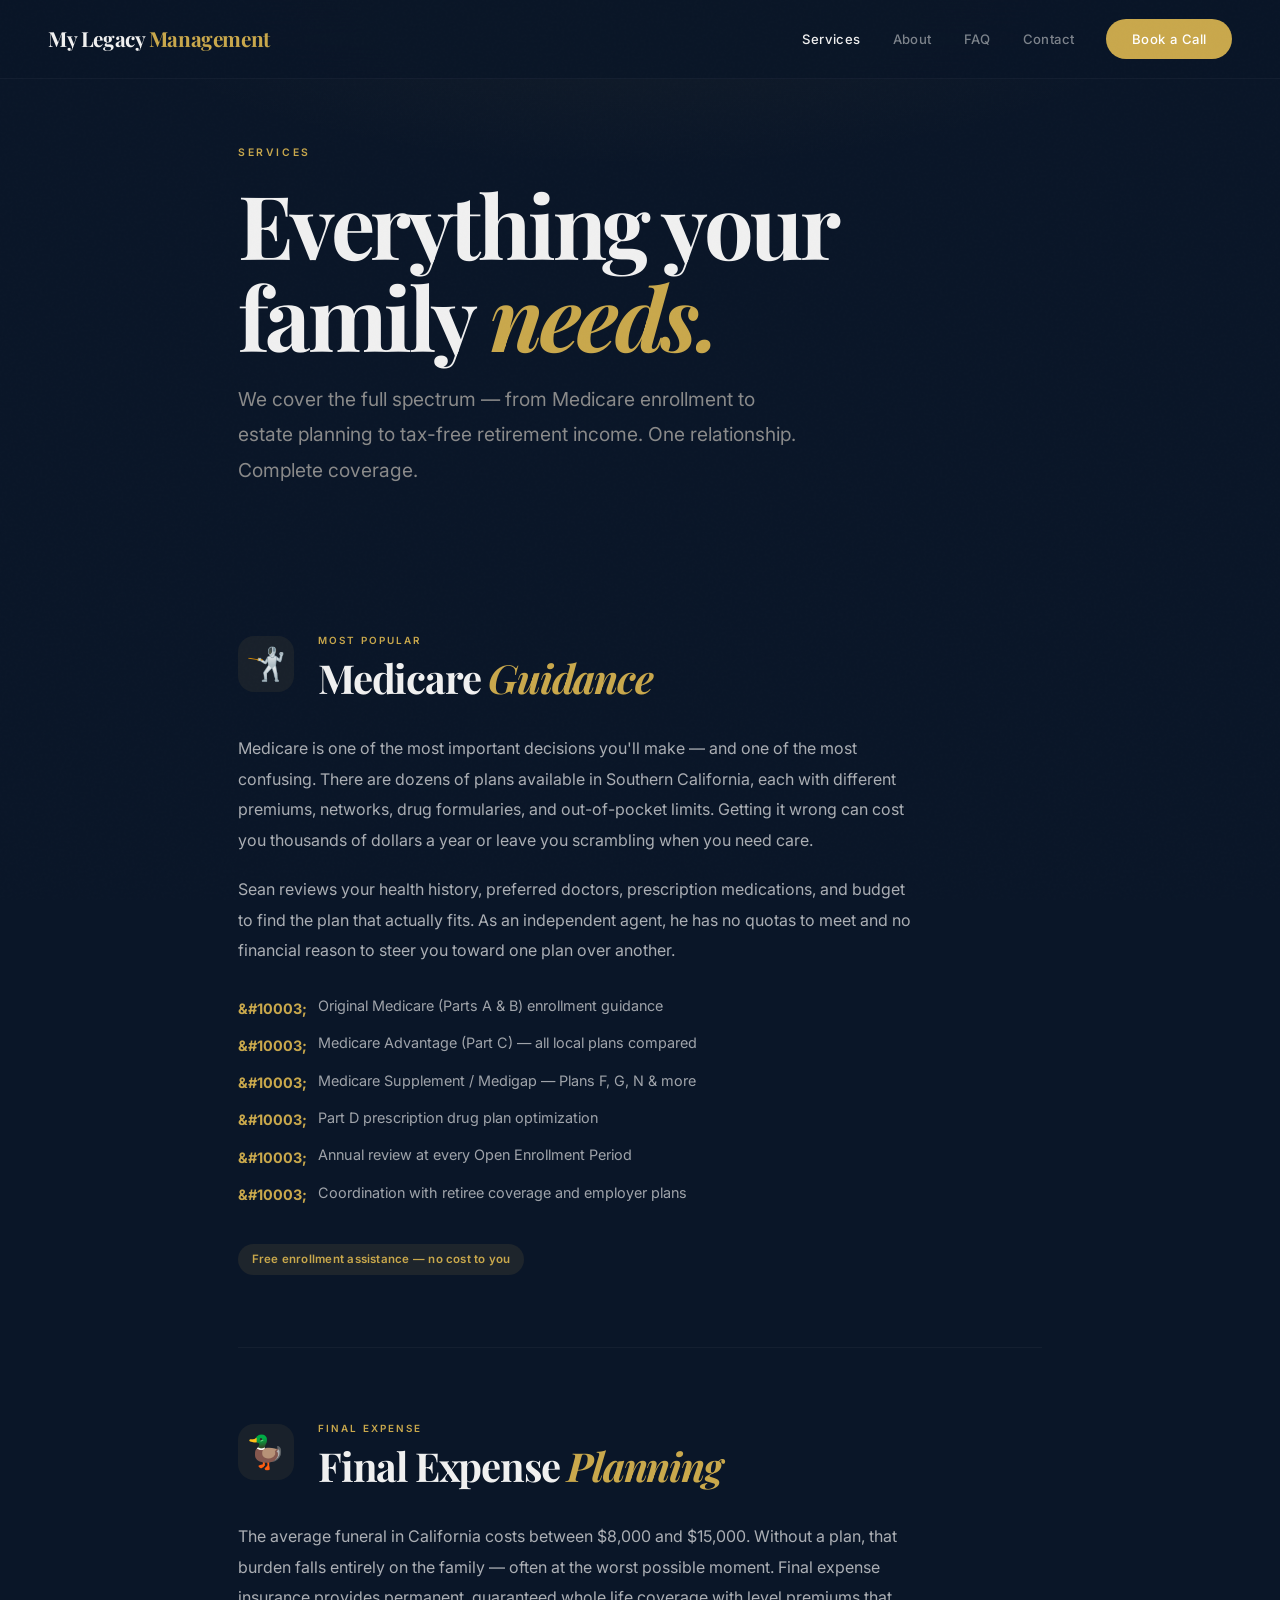
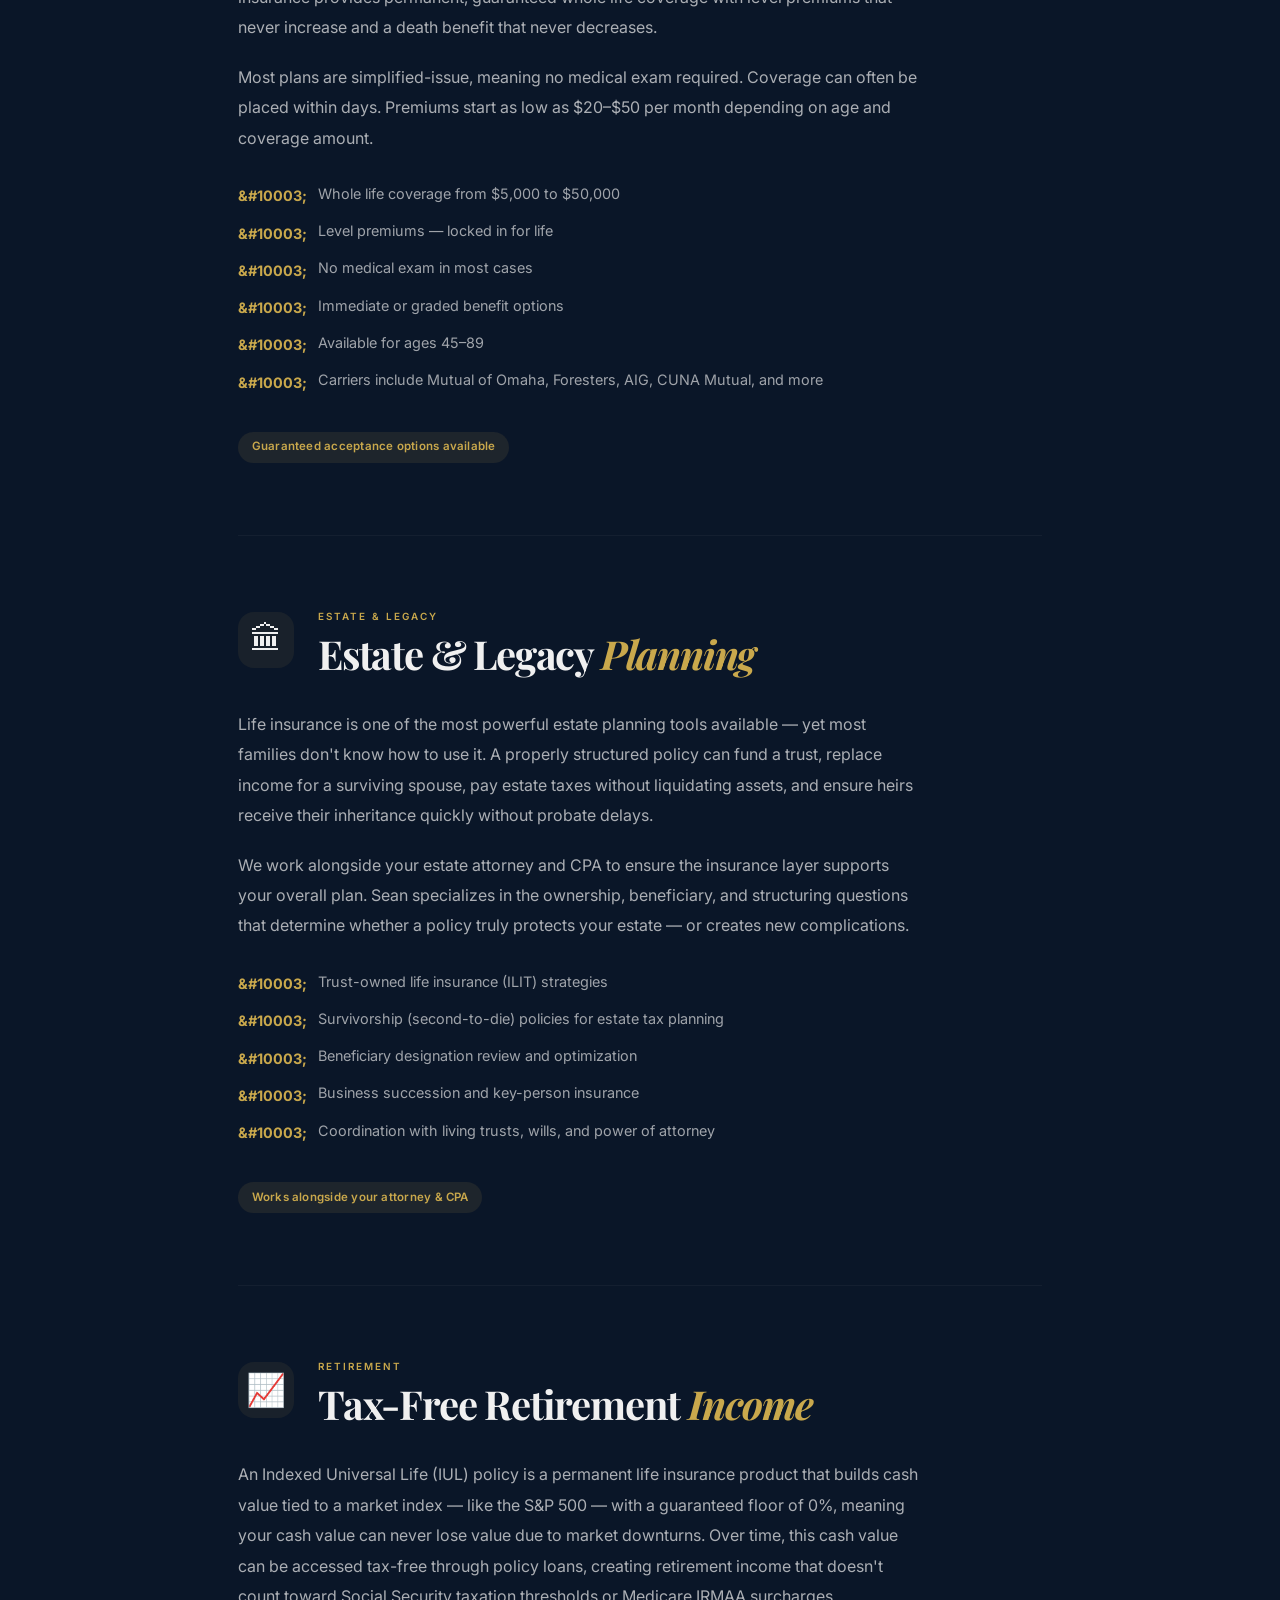
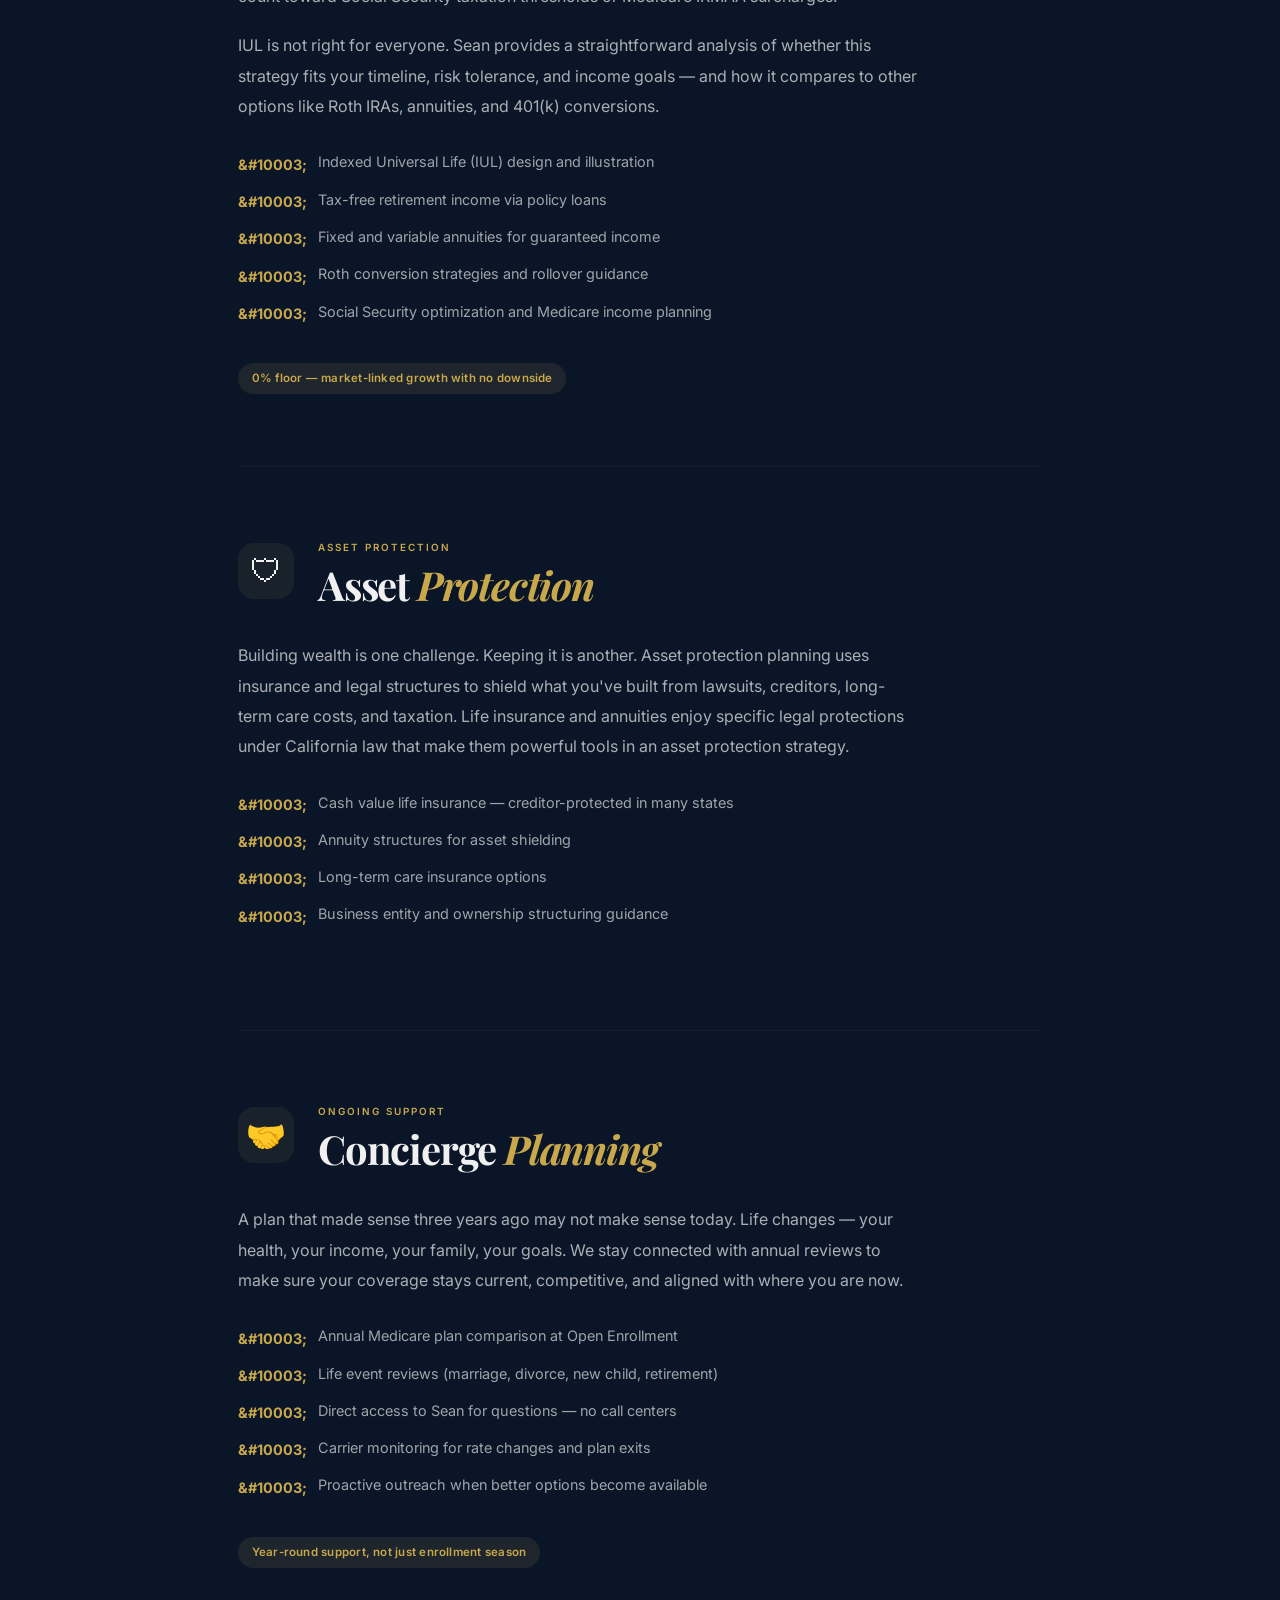
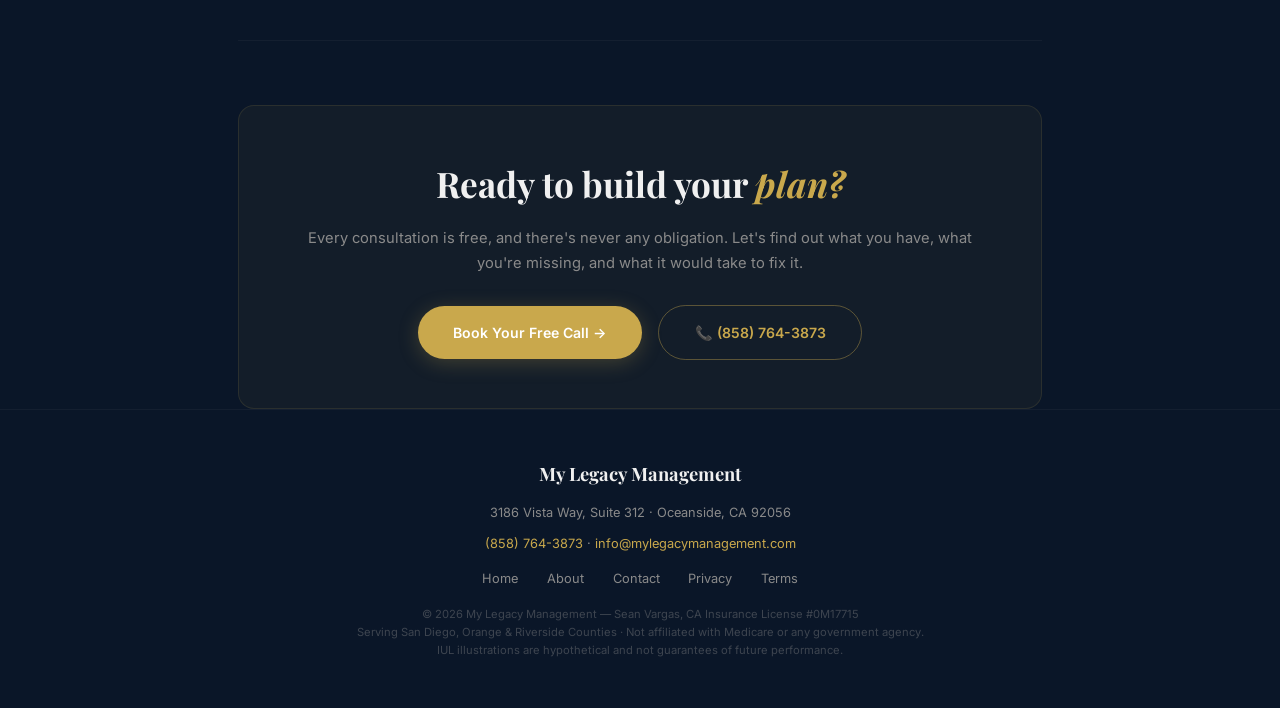
<file: services.html>
<!DOCTYPE html>
<html lang="en">
<head>
<meta charset="UTF-8">
<meta name="viewport" content="width=device-width,initial-scale=1">
<title>Services — Medicare, Life Insurance &amp; Estate Planning | My Legacy Management</title>
<meta name="description" content="Medicare guidance, final expense planning, estate strategies, IUL retirement income, and asset protection for Southern California families. Free consultations. License #0M17715.">
<link rel="canonical" href="https://mylegacymanagement.com/services.html">
<link rel="icon" type="image/svg+xml" href="/assets/favicon.svg">
<meta property="og:site_name" content="My Legacy Management">
<meta property="og:title" content="Services — My Legacy Management">
<meta property="og:description" content="Medicare, final expense, estate planning, IUL, asset protection. Independent agent serving San Diego, Orange &amp; Riverside County.">
<meta property="og:url" content="https://mylegacymanagement.com/services.html">
<style>
@import url('https://fonts.googleapis.com/css2?family=Inter:wght@300;400;500;600;700&family=Playfair+Display:ital,wght@0,400;0,600;0,700;0,800;1,400;1,600&display=swap');
*,*::before,*::after{box-sizing:border-box;margin:0;padding:0}
:root{--bg:#0a1628;--bg2:#111f36;--accent:#c9a84c;--text:#f0f0f0;--muted:#8a8a8a;--font:'Inter',system-ui,sans-serif;--serif:'Playfair Display',Georgia,serif}
html{scroll-behavior:smooth;font-size:16px}
body{background:var(--bg);color:var(--text);font-family:var(--font);line-height:1.7;-webkit-font-smoothing:antialiased;overflow-x:hidden}
a{color:var(--accent);text-decoration:none;transition:all .3s ease}
.reveal{opacity:0;transform:translateY(40px);transition:opacity .9s cubic-bezier(.22,1,.36,1),transform .9s cubic-bezier(.22,1,.36,1)}
.reveal.vis{opacity:1;transform:none}
.d1{transition-delay:.1s}.d2{transition-delay:.2s}.d3{transition-delay:.3s}
nav{position:fixed;top:0;left:0;right:0;z-index:100;padding:1.2rem 0;background:rgba(10,22,40,.92);backdrop-filter:blur(24px);border-bottom:1px solid rgba(255,255,255,.04)}
.nav-inner{max-width:1400px;margin:0 auto;padding:0 clamp(1.5rem,4vw,3rem);display:flex;justify-content:space-between;align-items:center}
.logo{font-family:var(--serif);font-size:1.3rem;font-weight:700;color:var(--text);letter-spacing:-.02em}
.logo em{color:var(--accent);font-style:normal}
.nav-links{display:flex;gap:clamp(1rem,2.5vw,2rem);align-items:center}
.nav-links a{color:rgba(240,240,240,.5);font-size:.82rem;font-weight:500;letter-spacing:.03em;transition:color .3s}
.nav-links a:hover,.nav-links a.active{color:var(--text)}
.btn-nav{padding:.55rem 1.6rem;border-radius:100px;background:var(--accent);color:#fff!important;font-weight:600;font-size:.8rem}
.btn-nav:hover{transform:translateY(-2px);box-shadow:0 8px 30px rgba(201,168,76,.35)}
.menu-btn{display:none;background:none;border:none;color:var(--text);font-size:1.5rem;cursor:pointer;padding:.25rem}
@media(max-width:900px){.menu-btn{display:block}.nav-links{display:none;position:absolute;top:100%;left:0;right:0;flex-direction:column;background:rgba(10,22,40,.97);backdrop-filter:blur(20px);padding:2rem clamp(1.5rem,4vw,3rem);gap:1.5rem;border-bottom:1px solid rgba(255,255,255,.04)}.nav-links.open{display:flex}}
.wrap{max-width:1400px;margin:0 auto;padding:0 clamp(1.5rem,4vw,3rem)}
.wrap-narrow{max-width:900px;margin:0 auto;padding:0 clamp(1.5rem,4vw,3rem)}

.page-hero{padding:clamp(8rem,16vh,12rem) 0 clamp(4rem,8vh,6rem);position:relative;overflow:hidden}
.page-hero::before{content:'';position:absolute;inset:0;background:radial-gradient(ellipse 70% 50% at 50% 0%,rgba(201,168,76,.05) 0%,transparent 60%);pointer-events:none}
.page-label{font-size:.65rem;font-weight:600;letter-spacing:.25em;text-transform:uppercase;color:var(--accent);margin-bottom:1rem}
.page-title{font-family:var(--serif);font-size:clamp(2.8rem,7vw,5.5rem);font-weight:700;line-height:1.05;letter-spacing:-.04em;margin-bottom:1.2rem}
.page-title em{color:var(--accent);font-style:italic}
.page-sub{color:var(--muted);font-size:clamp(1rem,2vw,1.2rem);max-width:560px;line-height:1.85}

.hr{border:none;height:1px;background:linear-gradient(90deg,transparent,rgba(201,168,76,.12),transparent);margin:0}
.divider{width:48px;height:2px;background:var(--accent);margin-bottom:1.8rem;border-radius:2px}

/* SERVICE SECTIONS */
.svc-section{padding:clamp(4rem,8vh,6rem) 0;border-bottom:1px solid rgba(255,255,255,.04)}
.svc-section:last-of-type{border-bottom:none}
.svc-header{display:flex;align-items:flex-start;gap:1.5rem;margin-bottom:2rem}
.svc-icon{font-size:2rem;display:inline-flex;align-items:center;justify-content:center;width:56px;height:56px;border-radius:16px;background:rgba(201,168,76,.08);flex-shrink:0;margin-top:.25rem}
.svc-label{font-size:.62rem;font-weight:600;letter-spacing:.2em;text-transform:uppercase;color:var(--accent);margin-bottom:.4rem}
.svc-title{font-family:var(--serif);font-size:clamp(1.6rem,3.5vw,2.5rem);font-weight:700;line-height:1.15;letter-spacing:-.03em}
.svc-title em{color:var(--accent);font-style:italic}
.svc-body{font-size:clamp(.9rem,1.5vw,1rem);color:rgba(240,240,240,.7);line-height:1.9;margin-bottom:1.8rem;max-width:680px}
.svc-body p{margin-bottom:1.2rem}
.bullet-list{list-style:none;display:flex;flex-direction:column;gap:.65rem;margin-bottom:1.8rem}
.bullet-list li{display:flex;align-items:flex-start;gap:.7rem;font-size:.9rem;color:rgba(240,240,240,.65)}
.bullet-list li::before{content:'&#10003;';color:var(--accent);font-weight:700;flex-shrink:0;margin-top:.15rem}
.badge{display:inline-flex;align-items:center;padding:.35rem .85rem;border-radius:100px;font-size:.72rem;font-weight:600;background:rgba(201,168,76,.1);color:var(--accent);letter-spacing:.02em;margin-top:.5rem}

.cta-bar{background:rgba(201,168,76,.05);border:1px solid rgba(201,168,76,.12);border-radius:16px;padding:clamp(2rem,4vw,3rem);text-align:center;margin:4rem 0 0}
.cta-bar h2{font-family:var(--serif);font-size:clamp(1.5rem,3vw,2.2rem);font-weight:700;margin-bottom:.8rem}
.cta-bar h2 em{color:var(--accent);font-style:italic}
.cta-bar p{color:var(--muted);font-size:.92rem;margin-bottom:1.8rem}
.btn{display:inline-flex;align-items:center;gap:.5rem;padding:.9rem 2.2rem;border-radius:100px;font-weight:600;font-size:.88rem;transition:all .4s cubic-bezier(.22,1,.36,1);text-decoration:none}
.btn-p{background:var(--accent);color:#fff;box-shadow:0 4px 20px rgba(201,168,76,.25)}
.btn-p:hover{transform:translateY(-2px);box-shadow:0 12px 35px rgba(201,168,76,.4);color:#fff}
.btn-o{border:1.5px solid rgba(201,168,76,.4);color:var(--accent);background:transparent;margin-left:.8rem}
.btn-o:hover{background:rgba(201,168,76,.08);border-color:var(--accent)}

footer{padding:3rem 0;border-top:1px solid rgba(255,255,255,.04);font-size:.8rem;color:var(--muted)}
footer .wrap{display:flex;flex-direction:column;align-items:center;text-align:center;gap:.55rem}
.foot-logo{font-family:var(--serif);font-weight:700;font-size:1.15rem;color:var(--text);margin-bottom:.25rem}
.foot-links{display:flex;gap:1.8rem;justify-content:center;flex-wrap:wrap;margin-top:.3rem}
.foot-links a{color:var(--muted);transition:color .3s}
.foot-links a:hover{color:var(--accent)}
.foot-lic{font-size:.7rem;opacity:.4;margin-top:.5rem;line-height:1.6;max-width:600px}
body::after{content:'';position:fixed;inset:0;pointer-events:none;z-index:9999;opacity:.014;background-image:url("data:image/svg+xml,%3Csvg viewBox='0 0 512 512' xmlns='http://www.w3.org/2000/svg'%3E%3Cfilter id='n'%3E%3CfeTurbulence type='fractalNoise' baseFrequency='.65' numOctaves='3' stitchTiles='stitch'/%3E%3C/filter%3E%3Crect width='100%25' height='100%25' filter='url(%23n)'/%3E%3C/svg%3E")}
</style>
</head>
<body>

<nav>
  <div class="nav-inner">
    <a href="index.html" class="logo">My Legacy <em>Management</em></a>
    <button class="menu-btn" aria-label="Menu">&#9776;</button>
    <div class="nav-links">
      <a href="services.html" class="active">Services</a>
      <a href="about.html">About</a>
      <a href="index.html#faq">FAQ</a>
      <a href="contact.html">Contact</a>
      <a href="https://links.seanvargas.com" class="btn-nav" target="_blank" rel="noopener">Book a Call</a>
    </div>
  </div>
</nav>

<section class="page-hero">
  <div class="wrap-narrow">
    <p class="page-label reveal">Services</p>
    <h1 class="page-title reveal d1">Everything your<br>family <em>needs.</em></h1>
    <p class="page-sub reveal d2">We cover the full spectrum — from Medicare enrollment to estate planning to tax-free retirement income. One relationship. Complete coverage.</p>
  </div>
</section>

<div class="wrap-narrow">

  <div class="svc-section" id="medicare">
    <div class="svc-header reveal">
      <div class="svc-icon">&#129338;</div>
      <div>
        <p class="svc-label">Most Popular</p>
        <h2 class="svc-title">Medicare <em>Guidance</em></h2>
      </div>
    </div>
    <div class="svc-body reveal d1">
      <p>Medicare is one of the most important decisions you'll make — and one of the most confusing. There are dozens of plans available in Southern California, each with different premiums, networks, drug formularies, and out-of-pocket limits. Getting it wrong can cost you thousands of dollars a year or leave you scrambling when you need care.</p>
      <p>Sean reviews your health history, preferred doctors, prescription medications, and budget to find the plan that actually fits. As an independent agent, he has no quotas to meet and no financial reason to steer you toward one plan over another.</p>
    </div>
    <ul class="bullet-list reveal d2">
      <li>Original Medicare (Parts A &amp; B) enrollment guidance</li>
      <li>Medicare Advantage (Part C) — all local plans compared</li>
      <li>Medicare Supplement / Medigap — Plans F, G, N &amp; more</li>
      <li>Part D prescription drug plan optimization</li>
      <li>Annual review at every Open Enrollment Period</li>
      <li>Coordination with retiree coverage and employer plans</li>
    </ul>
    <span class="badge reveal">Free enrollment assistance — no cost to you</span>
  </div>

  <div class="svc-section" id="final-expense">
    <div class="svc-header reveal">
      <div class="svc-icon">&#129414;</div>
      <div>
        <p class="svc-label">Final Expense</p>
        <h2 class="svc-title">Final Expense <em>Planning</em></h2>
      </div>
    </div>
    <div class="svc-body reveal d1">
      <p>The average funeral in California costs between $8,000 and $15,000. Without a plan, that burden falls entirely on the family — often at the worst possible moment. Final expense insurance provides permanent, guaranteed whole life coverage with level premiums that never increase and a death benefit that never decreases.</p>
      <p>Most plans are simplified-issue, meaning no medical exam required. Coverage can often be placed within days. Premiums start as low as $20–$50 per month depending on age and coverage amount.</p>
    </div>
    <ul class="bullet-list reveal d2">
      <li>Whole life coverage from $5,000 to $50,000</li>
      <li>Level premiums — locked in for life</li>
      <li>No medical exam in most cases</li>
      <li>Immediate or graded benefit options</li>
      <li>Available for ages 45–89</li>
      <li>Carriers include Mutual of Omaha, Foresters, AIG, CUNA Mutual, and more</li>
    </ul>
    <span class="badge reveal">Guaranteed acceptance options available</span>
  </div>

  <div class="svc-section" id="estate">
    <div class="svc-header reveal">
      <div class="svc-icon">&#127963;</div>
      <div>
        <p class="svc-label">Estate &amp; Legacy</p>
        <h2 class="svc-title">Estate &amp; Legacy <em>Planning</em></h2>
      </div>
    </div>
    <div class="svc-body reveal d1">
      <p>Life insurance is one of the most powerful estate planning tools available — yet most families don't know how to use it. A properly structured policy can fund a trust, replace income for a surviving spouse, pay estate taxes without liquidating assets, and ensure heirs receive their inheritance quickly without probate delays.</p>
      <p>We work alongside your estate attorney and CPA to ensure the insurance layer supports your overall plan. Sean specializes in the ownership, beneficiary, and structuring questions that determine whether a policy truly protects your estate — or creates new complications.</p>
    </div>
    <ul class="bullet-list reveal d2">
      <li>Trust-owned life insurance (ILIT) strategies</li>
      <li>Survivorship (second-to-die) policies for estate tax planning</li>
      <li>Beneficiary designation review and optimization</li>
      <li>Business succession and key-person insurance</li>
      <li>Coordination with living trusts, wills, and power of attorney</li>
    </ul>
    <span class="badge reveal">Works alongside your attorney &amp; CPA</span>
  </div>

  <div class="svc-section" id="retirement">
    <div class="svc-header reveal">
      <div class="svc-icon">&#128200;</div>
      <div>
        <p class="svc-label">Retirement</p>
        <h2 class="svc-title">Tax-Free Retirement <em>Income</em></h2>
      </div>
    </div>
    <div class="svc-body reveal d1">
      <p>An Indexed Universal Life (IUL) policy is a permanent life insurance product that builds cash value tied to a market index — like the S&amp;P 500 — with a guaranteed floor of 0%, meaning your cash value can never lose value due to market downturns. Over time, this cash value can be accessed tax-free through policy loans, creating retirement income that doesn't count toward Social Security taxation thresholds or Medicare IRMAA surcharges.</p>
      <p>IUL is not right for everyone. Sean provides a straightforward analysis of whether this strategy fits your timeline, risk tolerance, and income goals — and how it compares to other options like Roth IRAs, annuities, and 401(k) conversions.</p>
    </div>
    <ul class="bullet-list reveal d2">
      <li>Indexed Universal Life (IUL) design and illustration</li>
      <li>Tax-free retirement income via policy loans</li>
      <li>Fixed and variable annuities for guaranteed income</li>
      <li>Roth conversion strategies and rollover guidance</li>
      <li>Social Security optimization and Medicare income planning</li>
    </ul>
    <span class="badge reveal">0% floor — market-linked growth with no downside</span>
  </div>

  <div class="svc-section" id="asset">
    <div class="svc-header reveal">
      <div class="svc-icon">&#128737;</div>
      <div>
        <p class="svc-label">Asset Protection</p>
        <h2 class="svc-title">Asset <em>Protection</em></h2>
      </div>
    </div>
    <div class="svc-body reveal d1">
      <p>Building wealth is one challenge. Keeping it is another. Asset protection planning uses insurance and legal structures to shield what you've built from lawsuits, creditors, long-term care costs, and taxation. Life insurance and annuities enjoy specific legal protections under California law that make them powerful tools in an asset protection strategy.</p>
    </div>
    <ul class="bullet-list reveal d2">
      <li>Cash value life insurance — creditor-protected in many states</li>
      <li>Annuity structures for asset shielding</li>
      <li>Long-term care insurance options</li>
      <li>Business entity and ownership structuring guidance</li>
    </ul>
  </div>

  <div class="svc-section" id="concierge">
    <div class="svc-header reveal">
      <div class="svc-icon">&#129309;</div>
      <div>
        <p class="svc-label">Ongoing Support</p>
        <h2 class="svc-title">Concierge <em>Planning</em></h2>
      </div>
    </div>
    <div class="svc-body reveal d1">
      <p>A plan that made sense three years ago may not make sense today. Life changes — your health, your income, your family, your goals. We stay connected with annual reviews to make sure your coverage stays current, competitive, and aligned with where you are now.</p>
    </div>
    <ul class="bullet-list reveal d2">
      <li>Annual Medicare plan comparison at Open Enrollment</li>
      <li>Life event reviews (marriage, divorce, new child, retirement)</li>
      <li>Direct access to Sean for questions — no call centers</li>
      <li>Carrier monitoring for rate changes and plan exits</li>
      <li>Proactive outreach when better options become available</li>
    </ul>
    <span class="badge reveal">Year-round support, not just enrollment season</span>
  </div>

  <div class="cta-bar reveal">
    <h2>Ready to build your <em>plan?</em></h2>
    <p>Every consultation is free, and there's never any obligation. Let's find out what you have, what you're missing, and what it would take to fix it.</p>
    <div>
      <a href="https://links.seanvargas.com" class="btn btn-p" target="_blank" rel="noopener">Book Your Free Call &rarr;</a>
      <a href="tel:+18587643873" class="btn btn-o">&#128222; (858) 764-3873</a>
    </div>
  </div>

</div>

<footer>
  <div class="wrap">
    <div class="foot-logo">My Legacy Management</div>
    <div>3186 Vista Way, Suite 312 &middot; Oceanside, CA 92056</div>
    <div><a href="tel:+18587643873">(858) 764-3873</a> &middot; <a href="mailto:info@mylegacymanagement.com">info@mylegacymanagement.com</a></div>
    <div class="foot-links">
      <a href="index.html">Home</a>
      <a href="about.html">About</a>
      <a href="contact.html">Contact</a>
      <a href="privacy.html">Privacy</a>
      <a href="terms.html">Terms</a>
    </div>
    <div class="foot-lic">&copy; 2026 My Legacy Management &mdash; Sean Vargas, CA Insurance License #0M17715<br>
    Serving San Diego, Orange &amp; Riverside Counties &middot; Not affiliated with Medicare or any government agency.<br>
    IUL illustrations are hypothetical and not guarantees of future performance.</div>
  </div>
</footer>

<script>
const obs = new IntersectionObserver(e => {
  e.forEach(x => { if(x.isIntersecting){ x.target.classList.add('vis'); obs.unobserve(x.target) }})
}, { threshold: .08, rootMargin: '0px 0px -40px 0px' });
document.querySelectorAll('.reveal').forEach(e => obs.observe(e));
document.querySelector('.menu-btn')?.addEventListener('click', () => document.querySelector('.nav-links')?.classList.toggle('open'));
document.querySelectorAll('a[href^="#"]').forEach(a => a.addEventListener('click', e => {
  const t = document.querySelector(a.getAttribute('href'));
  if(t){ e.preventDefault(); t.scrollIntoView({ behavior: 'smooth', block: 'start' }); document.querySelector('.nav-links')?.classList.remove('open') }
}));
</script>
</body>
</html>
</file>
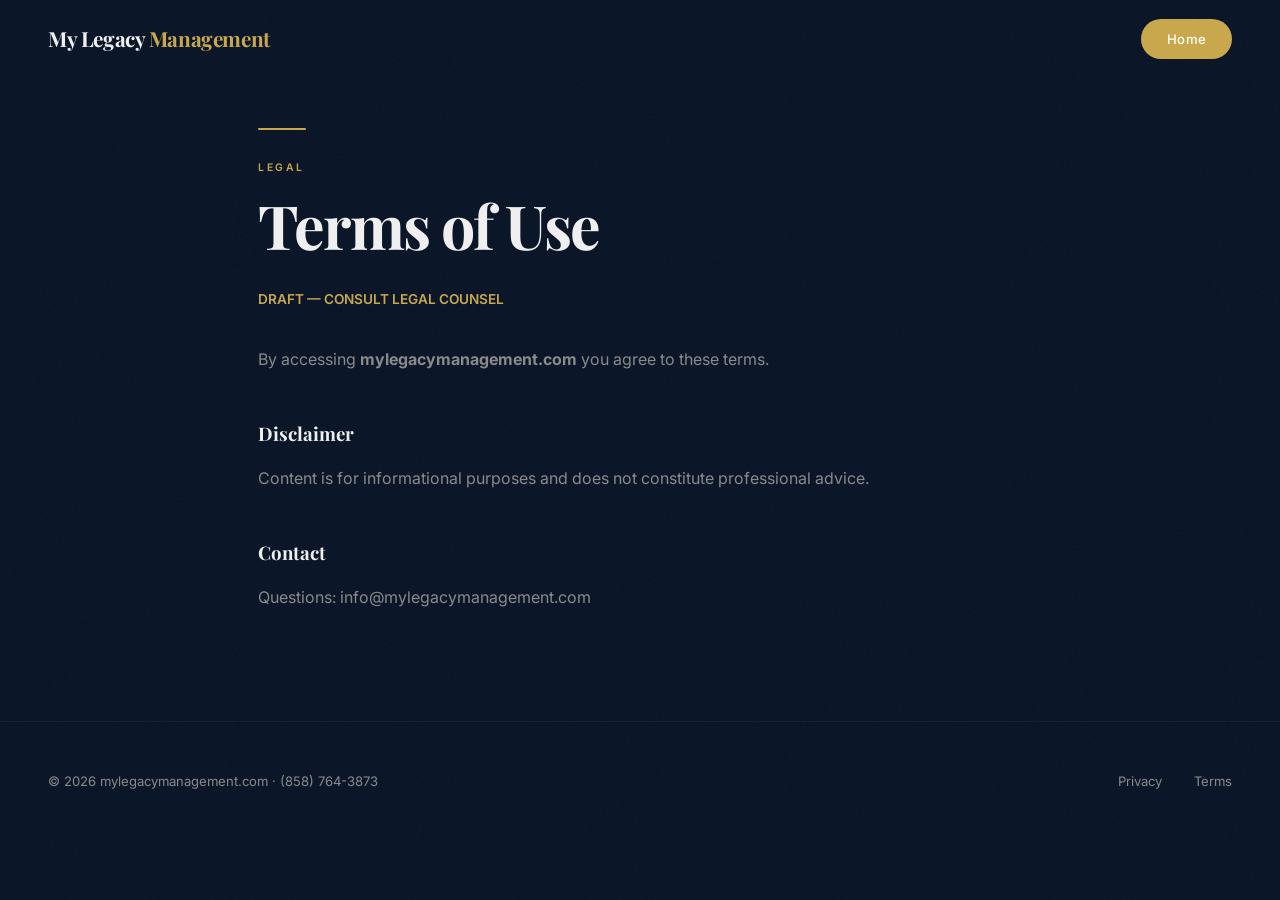
<file: terms.html>
<!DOCTYPE html><html lang="en"><head><meta charset="UTF-8"><meta name="viewport" content="width=device-width,initial-scale=1"><title>Terms of Use — My Legacy Management | Oceanside CA</title><meta name="description" content="Terms of use for My Legacy Management. Please review our terms and conditions for using our website and services."><link rel="canonical" href="https://mylegacymanagement.com/terms.html"><link rel="icon" type="image/svg+xml" href="/assets/favicon.svg"><meta property="og:site_name" content="My Legacy Management"><meta property="og:title" content="Terms of Use — My Legacy Management"><meta property="og:description" content="Review the terms of use for My Legacy Management."><meta property="og:url" content="https://mylegacymanagement.com/terms.html"><meta name="twitter:card" content="summary"><style>
@import url('https://fonts.googleapis.com/css2?family=Inter:wght@300;400;500;600;700&family=Playfair+Display:ital,wght@0,400;0,600;0,700;0,800;1,400;1,600&display=swap');
*,*::before,*::after{box-sizing:border-box;margin:0;padding:0}
:root{--bg:#0a1628;--bg2:#111f36;--accent:#c9a84c;--text:#f0f0f0;--muted:#8a8a8a;--font:'Inter',system-ui,sans-serif;--serif:'Playfair Display',Georgia,serif}
html{scroll-behavior:smooth;font-size:16px}
body{background:var(--bg);color:var(--text);font-family:var(--font);line-height:1.7;-webkit-font-smoothing:antialiased;overflow-x:hidden}
img{max-width:100%;display:block}
a{color:var(--accent);text-decoration:none;transition:all .3s ease}

/* ── ANIMATIONS ─────────────────────── */
@keyframes fadeUp{from{opacity:0;transform:translateY(50px)}to{opacity:1;transform:translateY(0)}}
@keyframes float{0%,100%{transform:translateY(0)}50%{transform:translateY(-12px)}}
@keyframes marquee{0%{transform:translateX(0)}100%{transform:translateX(-50%)}}
@keyframes pulse-ring{0%{box-shadow:0 0 0 0 rgba(201,168,76,.4)}70%{box-shadow:0 0 0 20px rgba(201,168,76,0)}100%{box-shadow:0 0 0 0 rgba(201,168,76,0)}}
@keyframes gradient-shift{0%{background-position:0% 50%}50%{background-position:100% 50%}100%{background-position:0% 50%}}
@keyframes line-grow{from{width:0}to{width:100%}}

.reveal{opacity:0;transform:translateY(50px);transition:opacity 1s cubic-bezier(.22,1,.36,1),transform 1s cubic-bezier(.22,1,.36,1)}
.reveal.vis{opacity:1;transform:none}
.reveal-left{opacity:0;transform:translateX(-60px);transition:all 1s cubic-bezier(.22,1,.36,1)}
.reveal-left.vis{opacity:1;transform:none}
.reveal-right{opacity:0;transform:translateX(60px);transition:all 1s cubic-bezier(.22,1,.36,1)}
.reveal-right.vis{opacity:1;transform:none}
.d1{transition-delay:.1s}.d2{transition-delay:.2s}.d3{transition-delay:.3s}.d4{transition-delay:.4s}.d5{transition-delay:.5s}.d6{transition-delay:.6s}

/* ── NAV — minimal, floating ────────── */
nav{position:fixed;top:0;left:0;right:0;z-index:100;padding:1.2rem 0;transition:all .5s}
nav.scrolled{background:rgba(10,22,40,.88);backdrop-filter:blur(24px);-webkit-backdrop-filter:blur(24px);border-bottom:1px solid rgba(255,255,255,.04)}
.nav-inner{max-width:1400px;margin:0 auto;padding:0 clamp(1.5rem,4vw,3rem);display:flex;justify-content:space-between;align-items:center}
.logo{font-family:var(--serif);font-size:1.3rem;font-weight:700;color:var(--text);letter-spacing:-.02em}
.logo em{color:var(--accent);font-style:normal}
.nav-links{display:flex;gap:clamp(1rem,3vw,2.5rem);align-items:center}
.nav-links a{color:rgba(240,240,240,.5);font-size:.82rem;font-weight:500;letter-spacing:.03em;transition:color .3s}
.nav-links a:hover{color:var(--text);opacity:1}
.btn-nav{padding:.55rem 1.6rem;border-radius:100px;background:var(--accent);color:#fff!important;font-weight:600;font-size:.8rem;transition:all .4s cubic-bezier(.22,1,.36,1)}
.btn-nav:hover{transform:translateY(-2px);box-shadow:0 8px 30px rgba(201,168,76,.35)}
.menu-btn{display:none;background:none;border:none;color:var(--text);font-size:1.5rem;cursor:pointer}
@media(max-width:768px){.menu-btn{display:block}.nav-links{display:none;position:absolute;top:100%;left:0;right:0;flex-direction:column;background:rgba(10,22,40,.96);backdrop-filter:blur(20px);padding:2rem clamp(1.5rem,4vw,3rem);gap:1.5rem;border-bottom:1px solid rgba(255,255,255,.04)}.nav-links.open{display:flex}}

/* ── LAYOUT — open, not boxed ───────── */
.wrap{max-width:1400px;margin:0 auto;padding:0 clamp(1.5rem,4vw,3rem)}
.wrap-narrow{max-width:860px;margin:0 auto;padding:0 clamp(1.5rem,4vw,3rem)}
.wrap-wide{max-width:1600px;margin:0 auto;padding:0 clamp(1rem,3vw,2rem)}
.full{width:100vw;margin-left:calc(-50vw + 50%)}

/* ── HERO — massive, editorial ──────── */
.hero{min-height:100vh;display:flex;align-items:flex-end;padding:0 0 clamp(4rem,10vh,8rem);position:relative;overflow:hidden}
.hero .wrap{position:relative;z-index:2;width:100%}
.hero-tag{display:inline-block;font-size:.7rem;font-weight:600;letter-spacing:.25em;text-transform:uppercase;color:var(--accent);margin-bottom:1.5rem;padding:.4rem 1rem;border:1px solid rgba(201,168,76,.25);border-radius:100px}
.hero h1{font-family:var(--serif);font-size:clamp(3rem,8vw,7rem);font-weight:700;line-height:1.0;letter-spacing:-.04em;margin-bottom:clamp(1rem,3vw,2rem)}
.hero h1 em{font-style:italic;color:var(--accent)}
.hero-sub{font-size:clamp(1rem,2vw,1.25rem);color:var(--muted);max-width:520px;line-height:1.8;margin-bottom:2.5rem}
.hero-actions{display:flex;gap:1.2rem;flex-wrap:wrap;align-items:center}
.btn{display:inline-flex;align-items:center;gap:.5rem;padding:.9rem 2.2rem;border-radius:100px;font-weight:600;font-size:.88rem;cursor:pointer;transition:all .4s cubic-bezier(.22,1,.36,1);border:none;font-family:var(--font);letter-spacing:.01em}
.btn-p{background:var(--accent);color:#fff;box-shadow:0 4px 20px rgba(201,168,76,.25)}
.btn-p:hover{transform:translateY(-3px);box-shadow:0 12px 40px rgba(201,168,76,.35)}
.btn-o{border:1.5px solid rgba(201,168,76,.4);color:var(--accent);background:transparent}
.btn-o:hover{background:rgba(201,168,76,.08);border-color:var(--accent)}
.btn-g{color:var(--muted);font-weight:500;gap:.3rem}
.btn-g:hover{color:var(--accent)}
.btn-g svg,.btn-g::after{transition:transform .3s}
.btn-g:hover::after{transform:translateX(4px)}

/* ── ORBS / DECORATIVE ─────────────── */
.orb{position:absolute;border-radius:50%;pointer-events:none;filter:blur(80px)}
.orb-1{width:clamp(300px,40vw,600px);height:clamp(300px,40vw,600px);background:rgba(201,168,76,.07);top:-10%;right:-5%;animation:float 12s ease-in-out infinite}
.orb-2{width:clamp(200px,30vw,450px);height:clamp(200px,30vw,450px);background:rgba(201,168,76,.05);bottom:5%;left:-8%;animation:float 16s ease-in-out infinite reverse}
.orb-3{width:clamp(150px,20vw,300px);height:clamp(150px,20vw,300px);background:rgba(201,168,76,.04);top:40%;left:30%;animation:float 10s ease-in-out infinite 2s}

/* ── MARQUEE STRIP ─────────────────── */
.marquee{overflow:hidden;white-space:nowrap;padding:1.2rem 0;border-top:1px solid rgba(255,255,255,.04);border-bottom:1px solid rgba(255,255,255,.04);position:relative}
.marquee-inner{display:inline-flex;animation:marquee 30s linear infinite}
.marquee-item{font-family:var(--serif);font-size:clamp(1rem,2.5vw,1.6rem);color:rgba(240,240,240,.12);padding:0 2rem;font-weight:600;display:inline-flex;align-items:center;gap:2rem}
.marquee-item::after{content:'\2726';color:rgba(201,168,76,.2);font-size:.8em}

/* ── SECTION TYPOGRAPHY ────────────── */
.sec{padding:clamp(5rem,12vh,9rem) 0;position:relative}
.sec-label{font-size:.65rem;font-weight:600;letter-spacing:.25em;text-transform:uppercase;color:var(--accent);margin-bottom:1rem}
.sec-title{font-family:var(--serif);font-size:clamp(2rem,5vw,3.8rem);font-weight:700;line-height:1.1;letter-spacing:-.03em;margin-bottom:clamp(1rem,3vw,1.8rem)}
.sec-title em{color:var(--accent);font-style:italic}
.sec-sub{color:var(--muted);font-size:clamp(.95rem,1.5vw,1.1rem);max-width:540px;line-height:1.85}
.divider{width:48px;height:2px;background:var(--accent);margin-bottom:1.8rem;border-radius:2px}

/* ── SPLIT LAYOUT — open, asymmetric ── */
.split{display:grid;grid-template-columns:1fr;gap:clamp(2rem,5vw,4rem);align-items:center}
@media(min-width:768px){.split{grid-template-columns:1fr 1fr}.split-wide{grid-template-columns:1.2fr .8fr}.split-rev{grid-template-columns:.8fr 1.2fr}}

/* ── OPEN FEATURES — no card boxes ──── */
.features{display:grid;grid-template-columns:1fr;gap:0}
@media(min-width:640px){.features{grid-template-columns:repeat(2,1fr)}}
@media(min-width:960px){.features{grid-template-columns:repeat(3,1fr)}}
.feature{padding:clamp(2rem,4vw,3rem);border-bottom:1px solid rgba(255,255,255,.04);border-right:1px solid rgba(255,255,255,.04);transition:background .4s}
.feature:hover{background:rgba(201,168,76,.03)}
.feature-icon{font-size:1.5rem;margin-bottom:1.2rem;display:inline-flex;align-items:center;justify-content:center;width:48px;height:48px;border-radius:14px;background:rgba(201,168,76,.08);color:var(--accent);transition:all .3s}
.feature:hover .feature-icon{background:rgba(201,168,76,.15);transform:scale(1.05)}
.feature h3{font-size:1.05rem;font-weight:600;margin-bottom:.5rem}
.feature p{color:var(--muted);font-size:.9rem;line-height:1.75}

/* ── NUMBERED LIST — editorial ──────── */
.num-list{counter-reset:num}
.num-item{counter-increment:num;display:grid;grid-template-columns:auto 1fr;gap:clamp(1.5rem,3vw,2.5rem);padding:clamp(2rem,4vw,3rem) 0;border-bottom:1px solid rgba(255,255,255,.04);align-items:start}
.num-item::before{content:counter(num,decimal-leading-zero);font-family:var(--serif);font-size:clamp(2rem,4vw,3.5rem);font-weight:700;color:rgba(201,168,76,.2);line-height:1}
.num-item h3{font-size:clamp(1.1rem,2vw,1.3rem);font-weight:600;margin-bottom:.5rem}
.num-item p{color:var(--muted);font-size:.92rem;line-height:1.8;max-width:480px}

/* ── STATS — inline, not boxed ──────── */
.stats-row{display:flex;flex-wrap:wrap;gap:clamp(2rem,5vw,4rem);padding:clamp(3rem,6vw,5rem) 0}
.stat-item{flex:1;min-width:140px}
.stat-num{font-family:var(--serif);font-size:clamp(2.5rem,5vw,4rem);font-weight:700;color:var(--accent);line-height:1}
.stat-label{font-size:.75rem;color:var(--muted);text-transform:uppercase;letter-spacing:.15em;margin-top:.4rem}

/* ── TESTIMONIALS — open quotes ─────── */
.quote-block{padding:clamp(2rem,5vw,4rem) 0;border-top:1px solid rgba(255,255,255,.04)}
.quote-text{font-family:var(--serif);font-size:clamp(1.3rem,3vw,2rem);font-weight:400;font-style:italic;line-height:1.5;color:rgba(240,240,240,.8);max-width:700px;position:relative;padding-left:clamp(1.5rem,3vw,2.5rem)}
.quote-text::before{content:'';position:absolute;left:0;top:0;bottom:0;width:3px;background:var(--accent);border-radius:2px}
.quote-author{margin-top:1.2rem;font-size:.85rem;color:var(--muted);font-weight:500;padding-left:clamp(1.5rem,3vw,2.5rem)}

/* ── FAQ — clean, no boxes ─────────── */
.faq-item{border-bottom:1px solid rgba(255,255,255,.05);padding:1.5rem 0}
.faq-q{font-weight:600;cursor:pointer;display:flex;justify-content:space-between;align-items:center;font-size:1rem;transition:color .3s;gap:1rem}
.faq-q:hover{color:var(--accent)}
.faq-q::after{content:'+';font-size:1.5rem;color:var(--accent);transition:transform .3s ease;flex-shrink:0}
.faq-q.active::after{transform:rotate(45deg)}
.faq-a{max-height:0;overflow:hidden;transition:all .5s cubic-bezier(.22,1,.36,1);color:var(--muted);font-size:.92rem;line-height:1.85}
.faq-a.open{max-height:500px;padding-top:1rem}

/* ── CTA — dramatic, full-width ─────── */
.cta-sec{padding:clamp(6rem,15vh,10rem) 0;text-align:center;position:relative;overflow:hidden}
.cta-sec::before{content:'';position:absolute;inset:0;background:radial-gradient(ellipse 60% 50% at 50% 50%,rgba(201,168,76,.06) 0%,transparent 70%)}
.cta-sec .wrap{position:relative;z-index:1}
.cta-sec h2{font-family:var(--serif);font-size:clamp(2.2rem,6vw,4.5rem);font-weight:700;line-height:1.05;letter-spacing:-.03em;margin-bottom:1.2rem}
.cta-sec h2 em{color:var(--accent);font-style:italic}
.cta-sec p{color:var(--muted);font-size:clamp(.95rem,1.5vw,1.1rem);margin-bottom:2.5rem;max-width:480px;margin-left:auto;margin-right:auto}

/* ── PLACEHOLDERS — refined ─────────── */
.ph-head{width:clamp(160px,20vw,240px);height:clamp(160px,20vw,240px);border-radius:50%;background:linear-gradient(135deg,rgba(201,168,76,.08),var(--bg2));border:2px solid rgba(201,168,76,.15);display:flex;align-items:center;justify-content:center;font-size:.78rem;color:var(--muted);text-align:center;position:relative;overflow:hidden;flex-shrink:0}
.ph-head::after{content:'';position:absolute;inset:0;border-radius:50%;box-shadow:inset 0 0 40px rgba(0,0,0,.2)}
.ph-banner{width:100%;min-height:clamp(200px,30vh,400px);background:linear-gradient(135deg,rgba(201,168,76,.04),var(--bg2),rgba(201,168,76,.02));border:1px dashed rgba(201,168,76,.12);border-radius:16px;display:flex;align-items:center;justify-content:center;font-size:.82rem;color:var(--muted);text-align:center}

/* ── FOOTER ─────────────────────────── */
footer{padding:3rem 0;border-top:1px solid rgba(255,255,255,.04);font-size:.82rem;color:var(--muted)}
footer .wrap{display:flex;flex-wrap:wrap;justify-content:space-between;align-items:center;gap:1rem}
footer a{color:var(--muted);transition:color .3s}
footer a:hover{color:var(--accent)}
.foot-links{display:flex;gap:2rem}

/* ── GRAIN OVERLAY ──────────────────── */
body::after{content:'';position:fixed;inset:0;pointer-events:none;z-index:9999;opacity:.02;background-image:url("data:image/svg+xml,%3Csvg viewBox='0 0 512 512' xmlns='http://www.w3.org/2000/svg'%3E%3Cfilter id='n'%3E%3CfeTurbulence type='fractalNoise' baseFrequency='.65' numOctaves='3' stitchTiles='stitch'/%3E%3C/filter%3E%3Crect width='100%25' height='100%25' filter='url(%23n)'/%3E%3C/svg%3E")}

/* ── HR ACCENT ──────────────────────── */
.hr{border:none;height:1px;background:linear-gradient(90deg,transparent,rgba(201,168,76,.15),transparent);margin:0}

/* ── DISCLAIMER ─────────────────────── */
.disc{font-size:.72rem;color:var(--muted);max-width:500px;margin:2rem auto 0;text-align:center;opacity:.5;line-height:1.7}
</style></head><body><nav><div class="nav-inner"><a href="index.html" class="logo">My Legacy <em>Management</em></a><button class="menu-btn" aria-label="Menu">&#9776;</button><div class="nav-links"><a href="https://links.seanvargas.com" class="btn-nav">Home</a></div></div></nav>
<div class="sec" style="padding-top:8rem"><div class="wrap-narrow">
<div class="divider"></div><p class="sec-label">Legal</p>
<h1 class="sec-title">Terms of Use</h1>
<p style="color:var(--accent);margin-bottom:2rem;font-weight:600;font-size:.85rem">DRAFT — CONSULT LEGAL COUNSEL</p>
<div style="color:var(--muted);line-height:2">
<p>By accessing <strong>mylegacymanagement.com</strong> you agree to these terms.</p>
<h3 style="margin:2.5rem 0 .6rem;color:var(--text);font-family:var(--serif)">Disclaimer</h3>
<p>Content is for informational purposes and does not constitute professional advice.</p>
<h3 style="margin:2.5rem 0 .6rem;color:var(--text);font-family:var(--serif)">Contact</h3>
<p>Questions: info@mylegacymanagement.com</p>
</div></div></div><footer><div class="wrap"><div>&copy; 2026 mylegacymanagement.com &middot; (858) 764-3873</div><div class="foot-links"><a href="privacy.html">Privacy</a><a href="terms.html">Terms</a></div></div></footer><script>
const obs=new IntersectionObserver(e=>{e.forEach(x=>{if(x.isIntersecting){x.target.classList.add('vis');obs.unobserve(x.target)}})},{threshold:.08,rootMargin:'0px 0px -30px 0px'});
document.querySelectorAll('.reveal,.reveal-left,.reveal-right').forEach(e=>obs.observe(e));
const nav=document.querySelector('nav');
window.addEventListener('scroll',()=>nav&&nav.classList.toggle('scrolled',scrollY>60));
document.querySelector('.menu-btn')?.addEventListener('click',()=>document.querySelector('.nav-links')?.classList.toggle('open'));
document.querySelectorAll('.faq-q').forEach(q=>q.addEventListener('click',()=>{q.classList.toggle('active');q.nextElementSibling.classList.toggle('open')}));
const cObs=new IntersectionObserver(e=>{e.forEach(x=>{if(x.isIntersecting){const t=x.target,n=parseFloat(t.dataset.t),p=t.dataset.p||'',s=t.dataset.s||'',d=1600,st=performance.now(),step=now=>{const pr=Math.min((now-st)/d,1),ea=1-Math.pow(1-pr,4),c=n%1!==0?(ea*n).toFixed(1):Math.floor(ea*n);t.textContent=p+c+s;if(pr<1)requestAnimationFrame(step)};requestAnimationFrame(step);cObs.unobserve(t)}})},{threshold:.5});
document.querySelectorAll('[data-t]').forEach(e=>cObs.observe(e));
document.querySelectorAll('a[href^="#"]').forEach(a=>a.addEventListener('click',e=>{const t=document.querySelector(a.getAttribute('href'));if(t){e.preventDefault();t.scrollIntoView({behavior:'smooth',block:'start'});document.querySelector('.nav-links')?.classList.remove('open')}}));
</script></body></html>
</file>
